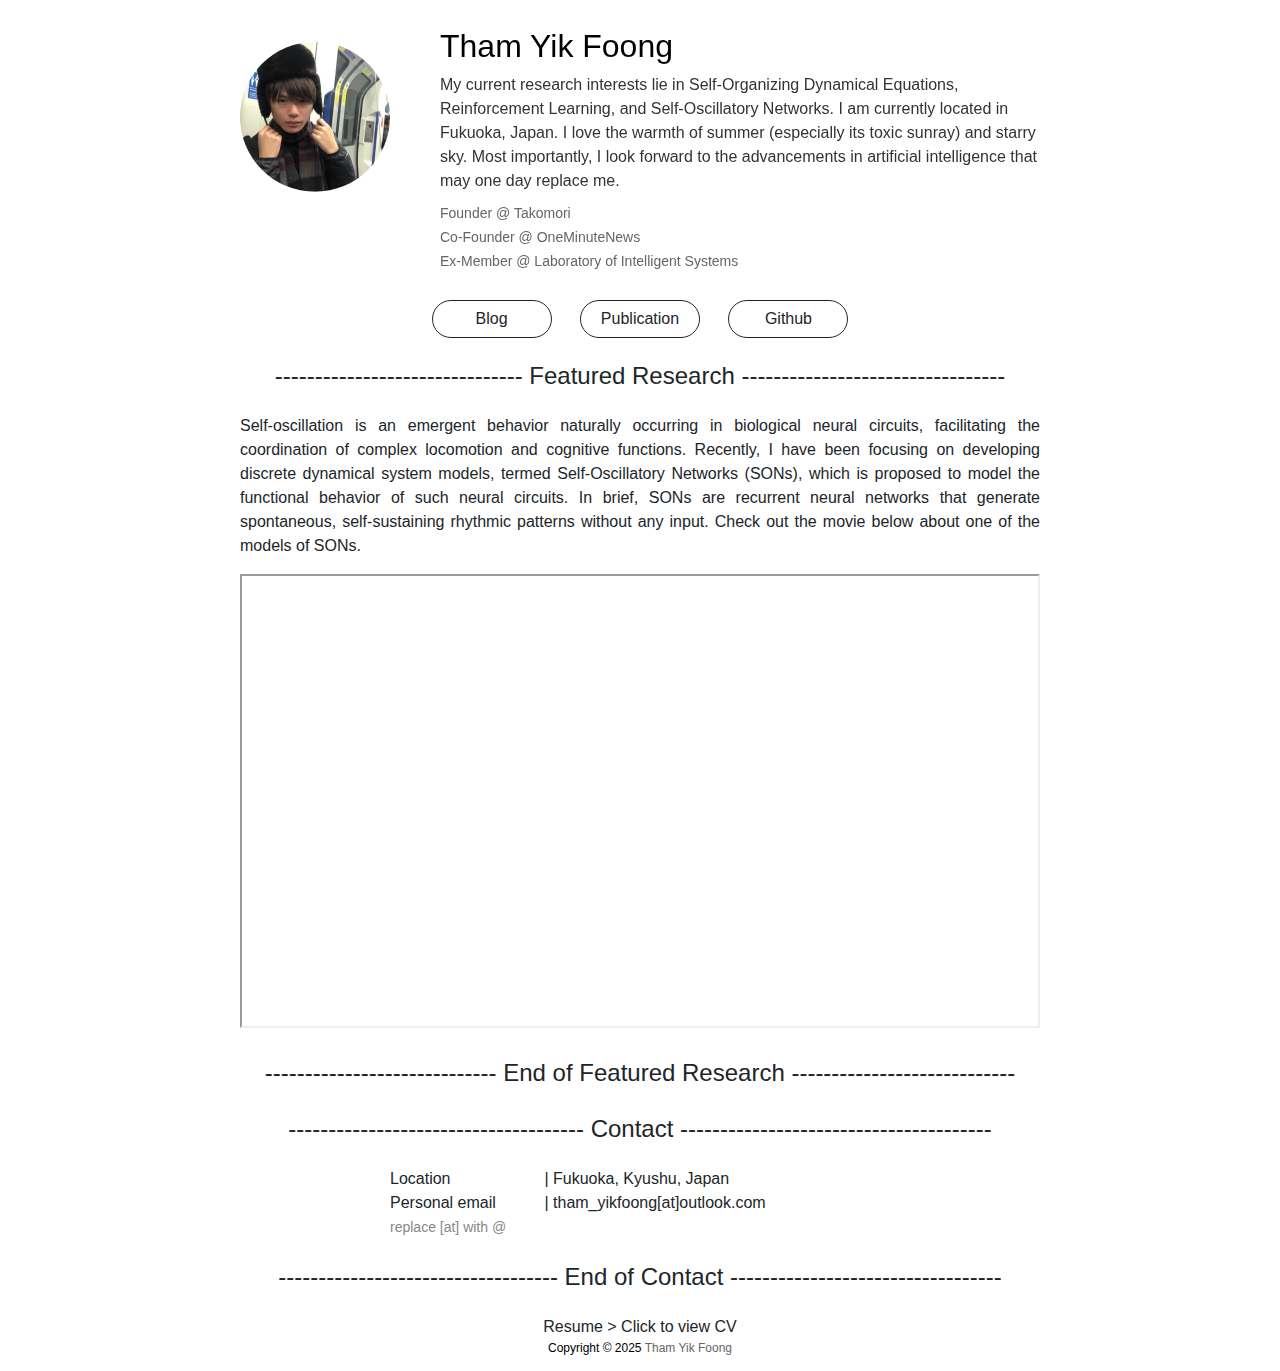
<file: index.html>
﻿ <!doctype html>
<html>
<head>

	<meta charset="utf-8">
	
	 <!-- Deisgned by
	
        
    88888888888 888                                  Y88b   d88P d8b 888           8888888888                                  
        888     888                                   Y88b d88P  Y8P 888           888                                         
        888     888                                    Y88o88P       888           888                                         
        888     88888b.   8888b.  88888b.d88b.          Y888P    888 888  888      8888888  .d88b.   .d88b.  88888b.   .d88b.  
        888     888 "88b     "88b 888 "888 "88b          888     888 888 .88P      888     d88""88b d88""88b 888 "88b d88P"88b 
        888     888  888 .d888888 888  888  888          888     888 888888K       888     888  888 888  888 888  888 888  888 
        888     888  888 888  888 888  888  888          888     888 888 "88b      888     Y88..88P Y88..88P 888  888 Y88b 888 
        888     888  888 "Y888888 888  888  888          888     888 888  888      888      "Y88P"   "Y88P"  888  888  "Y88888 
                                                                                                                           888 
                                                                                                                      Y8b d88P 
                                                                                                                       "Y88P"  

    # https://zfoong.github.io/

	-->
	
	<meta name="viewport" content="width=device-width, initial-scale=1">
	<meta name="description" content="A Github Profile Page">
	<meta name="keywords" content="Tham Yik Foong, Github, Webpage">
	<meta name="robots" content="index,follow">
	<meta name="author" content="Tham Yik Foong" />
	<title>Foong's Profile</title>
	
	<meta property="og:title" content="Foong's Profile" />
	<meta property="og:description" content="A Github Profile Page" />
	<meta property="og:type" content="article" />
	<meta property="og:site_name" content="Foong's Profile" />
	<meta property="og:image" content="graphic/type-icon.png" />
	
	<link rel="icon" type="image/png" href="graphic/favicon.ico" />
	<link rel="stylesheet" href="css/bootstrap.min.css" type="text/css">	
	<link rel="stylesheet" href="css/index.css" type="text/css">
	<script src="https://ajax.googleapis.com/ajax/libs/jquery/3.2.1/jquery.min.js"></script>
	<script src="https://maxcdn.bootstrapcdn.com/bootstrap/3.3.7/js/bootstrap.min.js"></script>
	
</head>
	
<body>
	<div id="wrapper">
		<section id="banner-section" class="container-fluid">
			<div class="banner-title">
				<img src="graphic/my-stupid-face.jpg">
                <div id="profile-summary">
                <h3>Tham Yik Foong</h3>
                <p>
				My current research interests lie in Self-Organizing Dynamical Equations, Reinforcement Learning, and Self-Oscillatory Networks. 
				I am currently located in Fukuoka, Japan. I love the warmth of summer (especially its toxic sunray) and starry sky. Most importantly, I look forward to the advancements in artificial intelligence that may one day replace me.
                </p>
                <span>
				Founder @ <a href="http://takomori.com">Takomori</a><br/>
				Co-Founder @ <a href="https://oneminutenews.org">OneMinuteNews</a><br/>
				Ex-Member @ <a href="http://lis.inf.kyushu-u.ac.jp/index.php">Laboratory of Intelligent Systems</a><br/>
                </span>
                </div>
			</div>
		</section>
				
		<section id="link-section" class="section">
			<a href="blog.html">Blog</a>
			<a href="https://scholar.google.com/citations?user=Q24NWS4AAAAJ">Publication</a>
			<a href="https://github.com/zfoong">Github</a>
		</section>
		
		<section class="section">
		<div class="section-divider">
			<span>------------------------------- Featured Research ---------------------------------</span>
		</div>
		
		
		<div id="featured-section">
			<p>
				Self-oscillation is an emergent behavior naturally occurring in biological neural circuits, facilitating the coordination of complex locomotion and cognitive functions. Recently, I have been focusing on developing discrete dynamical system models, termed Self-Oscillatory Networks (SONs), which is proposed to model the functional behavior of such neural circuits. In brief, SONs are recurrent neural networks that generate spontaneous, self-sustaining rhythmic patterns without any input. Check out the movie below about one of the models of SONs.
			</p>
			
			<iframe src="https://www.youtube.com/embed/Y46QJx1Fc0Q"></iframe>
		
		</div>
		
		
		
		<div class="section-divider">
			<span>----------------------------- End of Featured Research ----------------------------</span>
		</div>
		</section>
		
		<section id="contact-section" class="section">
		<div class="section-divider">
			<span>------------------------------------- Contact ---------------------------------------</span>
		</div>
		
		
		<div id="contact-section-content">
			<div>
				<span class="contact-medium">Location</span> | <span>Fukuoka, Kyushu, Japan</span>
			</div>
			<div>
				<span class="contact-medium">Personal email</span> | <span>tham_yikfoong[at]outlook.com</span>
			</div>
			<div>
				<span style="color:#888;font-size:14px;">replace [at] with @</span>
			</div>
		
		</div>
		
		
		
		<div class="section-divider">
			<span>----------------------------------- End of Contact ----------------------------------</span>
		</div>
		</section>
		
		<!--<section id="research-overview-section" class="section">
		<div class="section-divider">
			<span>-------------------------------- Research Overview --------------------------------</span>
		</div>
		
		<div class="section-divider">
			<span>----------------------------- End of Research Overview ----------------------------</span>
		</div>
		</section>-->
		
		<section id="cv-section" class="section">
			<span>Resume > </span>
			<span><a href="https://zfoong.github.io/inc/CV-Foong.pdf">Click to view CV</a></span>
		</section>
		<div id="footer">
			<p class="copyright-p">Copyright © 2025 <span style="color:#666;">Tham Yik Foong</span></p>
		</div>
	</div>
</body>

</html>
</file>
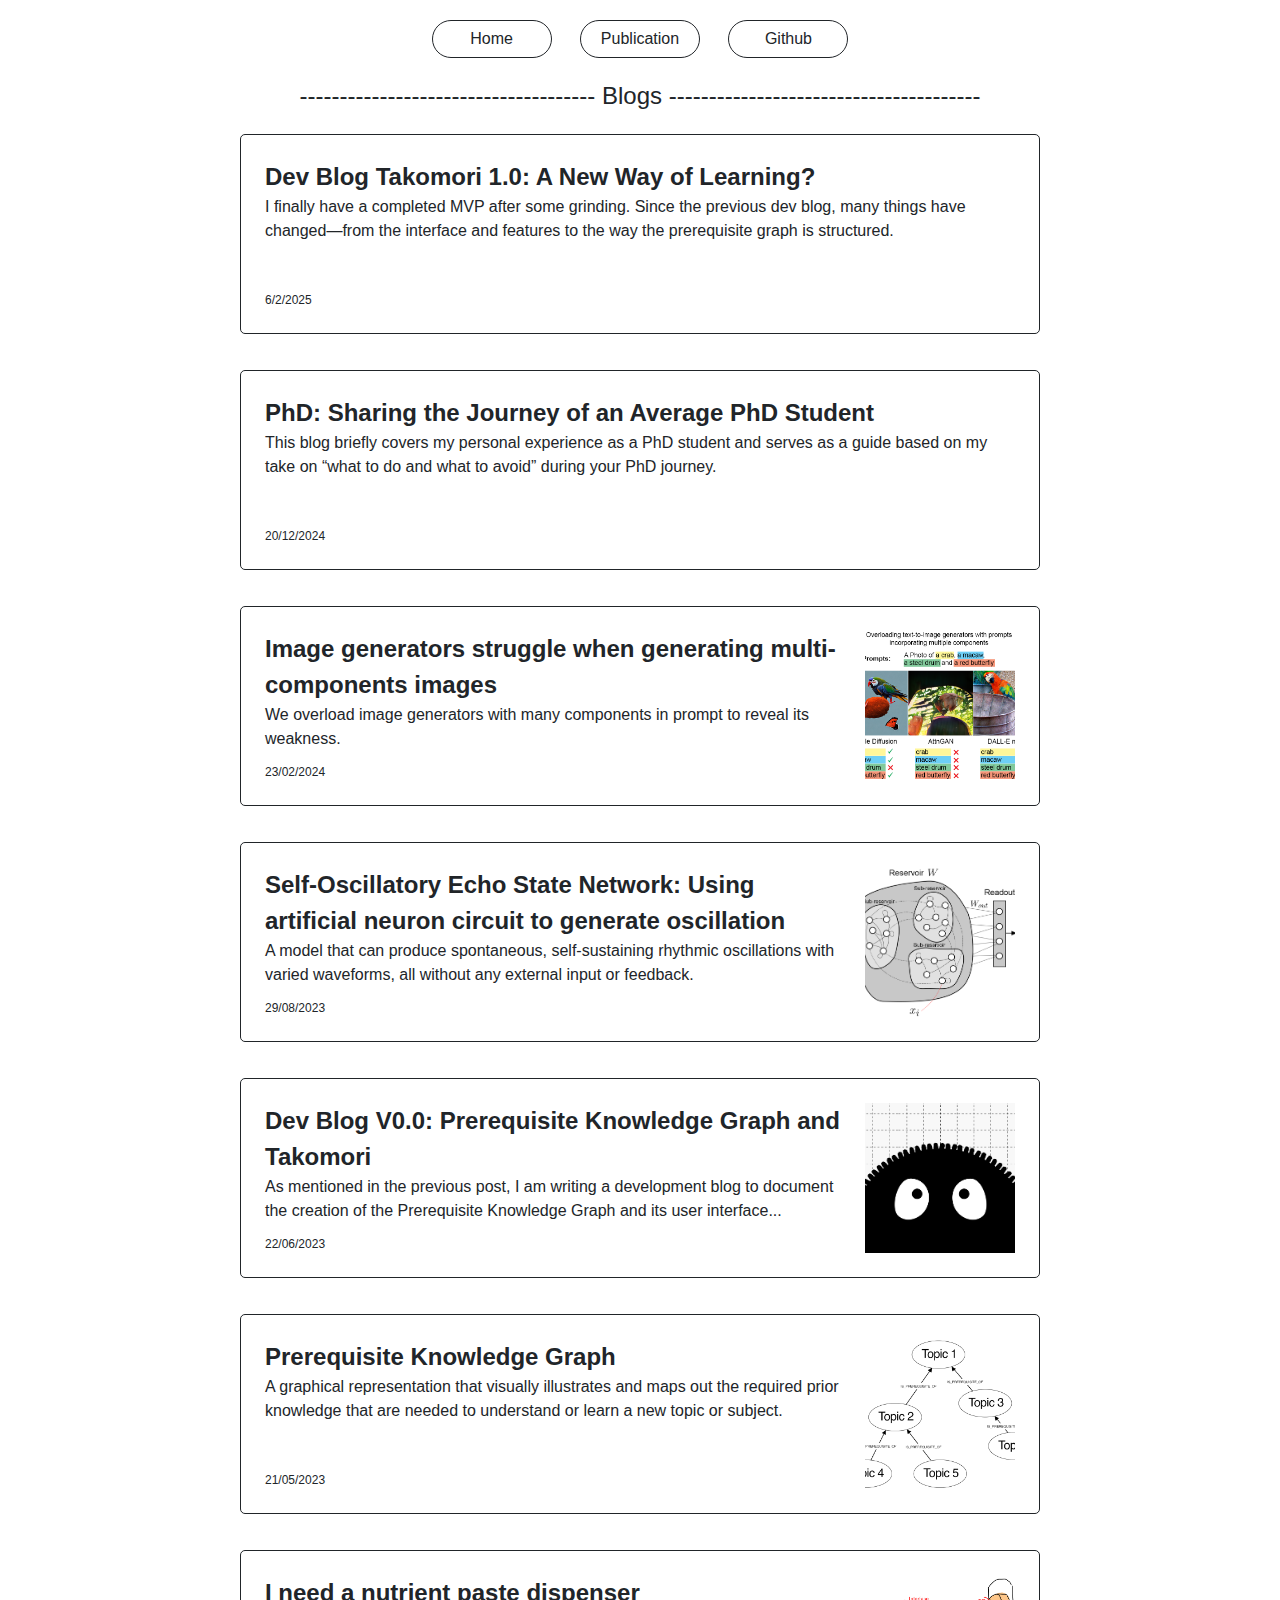
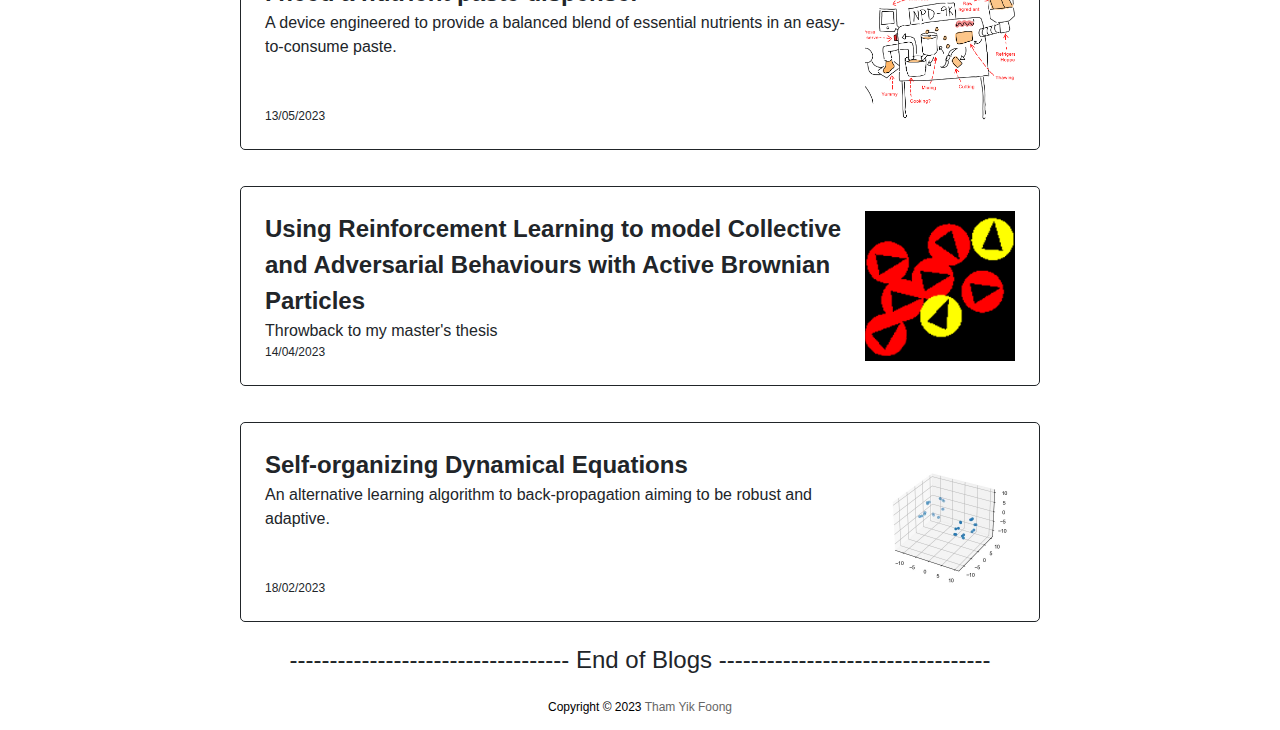
<file: blog.html>
﻿ <!doctype html>
<html>
<head>

	<meta charset="utf-8">
	
	 <!-- Deisgned by
	
        
    88888888888 888                                  Y88b   d88P d8b 888           8888888888                                  
        888     888                                   Y88b d88P  Y8P 888           888                                         
        888     888                                    Y88o88P       888           888                                         
        888     88888b.   8888b.  88888b.d88b.          Y888P    888 888  888      8888888  .d88b.   .d88b.  88888b.   .d88b.  
        888     888 "88b     "88b 888 "888 "88b          888     888 888 .88P      888     d88""88b d88""88b 888 "88b d88P"88b 
        888     888  888 .d888888 888  888  888          888     888 888888K       888     888  888 888  888 888  888 888  888 
        888     888  888 888  888 888  888  888          888     888 888 "88b      888     Y88..88P Y88..88P 888  888 Y88b 888 
        888     888  888 "Y888888 888  888  888          888     888 888  888      888      "Y88P"   "Y88P"  888  888  "Y88888 
                                                                                                                           888 
                                                                                                                      Y8b d88P 
                                                                                                                       "Y88P"  

    # https://zfoong.github.io/

	-->
	
	<meta name="viewport" content="width=device-width, initial-scale=1">
	<meta name="description" content="A Github Profile Page">
	<meta name="keywords" content="Tham Yik Foong, Github, Webpage">
	<meta name="robots" content="index,follow">
	<meta name="author" content="Tham Yik Foong" />
	<title>Foong's Profile</title>
	
	<meta property="og:title" content="Foong's Profile" />
	<meta property="og:description" content="A Github Profile Page" />
	<meta property="og:type" content="article" />
	<meta property="og:site_name" content="Foong's Profile" />
	<meta property="og:image" content="graphic/type-icon.png" />
	
	<link rel="icon" type="image/png" href="graphic/favicon.ico" />
	<link rel="stylesheet" href="css/bootstrap.min.css" type="text/css">	
	<link rel="stylesheet" href="css/index.css" type="text/css">
	<link rel="stylesheet" href="css/blog.css" type="text/css">
	<script src="https://ajax.googleapis.com/ajax/libs/jquery/3.2.1/jquery.min.js"></script>
	<script src="https://maxcdn.bootstrapcdn.com/bootstrap/3.3.7/js/bootstrap.min.js"></script>
	
</head>
	
<body>
	<div id="wrapper">
		
		<div class="section-divider"></div>
		
		<section id="link-section" class="section">
			<a href="index.html">Home</a>
			<a href="https://scholar.google.com/citations?user=Q24NWS4AAAAJ">Publication</a>
			<a href="https://github.com/zfoong">Github</a>
		</section>
		
		<section id="blog-section" class="section">
		<div class="section-divider">
			<span>------------------------------------- Blogs ---------------------------------------</span>
		</div>
		
		<div id="blog-post-list">
		
			<a href="blog/takomori-dev-1.html" class="blog-post">
				<div>
					<span class="blog-title">Dev Blog Takomori 1.0: A New Way of Learning?</span>
					<span class="blog-description">I finally have a completed MVP after some grinding. Since the previous dev blog, many things have changed—from the interface and features to the way the prerequisite graph is structured.</span>
					<span class="blog-date">6/2/2025</span>
				</div>
			</a>
		
			<a href="blog/phd-tips.html" class="blog-post">
				<div>
					<span class="blog-title">PhD: Sharing the Journey of an Average PhD Student</span>
					<span class="blog-description">This blog briefly covers my personal experience as a PhD student and serves as a guide based on my take on “what to do and what to avoid” during your PhD journey.</span>
					<span class="blog-date">20/12/2024</span>
				</div>
			</a>
		
			<a href="blog/CIS.html" class="blog-post">
				<div>
					<span class="blog-title">Image generators struggle when generating multi-components images</span>
					<span class="blog-description">We overload image generators with many components in prompt to reveal its weakness. </span>
					<span class="blog-date">23/02/2024</span>
				</div>
				<img src="graphic/blog-thumbnail/introduction.png"/>
			</a>
			
			<a href="blog/SO-ESN.html" class="blog-post">
				<div>
					<span class="blog-title">Self-Oscillatory Echo State Network: Using artificial neuron circuit to generate oscillation</span>
					<span class="blog-description">A model that can produce spontaneous, self-sustaining rhythmic oscillations with varied waveforms, all without any external input or feedback. </span>
					<span class="blog-date">29/08/2023</span>
				</div>
				<img src="graphic/blog-thumbnail/SO-ESN.png"/>
			</a>
		
			<a href="blog/takomori-dev-0.html" class="blog-post">
				<div>
					<span class="blog-title">Dev Blog V0.0: Prerequisite Knowledge Graph and Takomori</span>
					<span class="blog-description">As mentioned in the previous post, I am writing a development blog to document the creation of the Prerequisite Knowledge Graph and its user interface...</span>
					<span class="blog-date">22/06/2023</span>
				</div>
				<img src="graphic/blog-thumbnail/logo_square.png"/>
			</a>
			
			<a href="blog/prerequisite-knowledge-graph.html" class="blog-post">
				<div>
					<span class="blog-title">Prerequisite Knowledge Graph</span>
					<span class="blog-description">A graphical representation that visually illustrates and maps out the required prior knowledge that are needed to understand or learn a new topic or subject.</span>
					<span class="blog-date">21/05/2023</span>
				</div>
				<img src="graphic/blog-thumbnail/png.png"/>
			</a>
		
			<a href="blog/nutrient-paste-dispenser.html" class="blog-post">
				<div>
					<span class="blog-title">I need a nutrient paste dispenser</span>
					<span class="blog-description">A device engineered to provide a balanced blend of essential nutrients in an easy-to-consume paste.</span>
					<span class="blog-date">13/05/2023</span>
				</div>
				<img src="graphic/blog-thumbnail/NPD9K.png"/>
			</a>
		
			<a href="blog/collective-x-adversarial-ams.html" class="blog-post">
				<div>
					<span class="blog-title">Using Reinforcement Learning to model Collective and Adversarial Behaviours with Active Brownian Particles</span>
					<span class="blog-description">Throwback to my master's thesis</span>
					<span class="blog-date">14/04/2023</span>
				</div>
				<img src="graphic/blog-thumbnail/tmb.PNG"/>
			</a>
			
			<a href="blog/sode.html" class="blog-post">
				<div>
					<span class="blog-title">Self-organizing Dynamical Equations</span>
					<span class="blog-description">An alternative learning algorithm to back-propagation aiming to be robust and adaptive.</span>
					<span class="blog-date">18/02/2023</span>
				</div>
				<img src="graphic/blog-thumbnail/sode.jpg"/>
			</a>
			

			
			<!-- <a href="" class="blog-post">
				<div>
					<span class="blog-title">Self-organizing Dynamical Equations</span>
					<span class="blog-description">An alternative learning algorithm to back-propagation aiming to be robust and adaptive.</span>
					<span class="blog-date">18/02/2023</span>
				</div>
				<img src="graphic/blog-thumbnail/sode.jpg"/>
			</a> -->
		
		</div>
		
		<div class="section-divider">
			<span>----------------------------------- End of Blogs ----------------------------------</span>
		</div>
		</section>

		<div id="footer">
			<p class="copyright-p">Copyright © 2023 <span style="color:#666;">Tham Yik Foong</span></p>
		</div>
	</div>
</body>

</html>
</file>
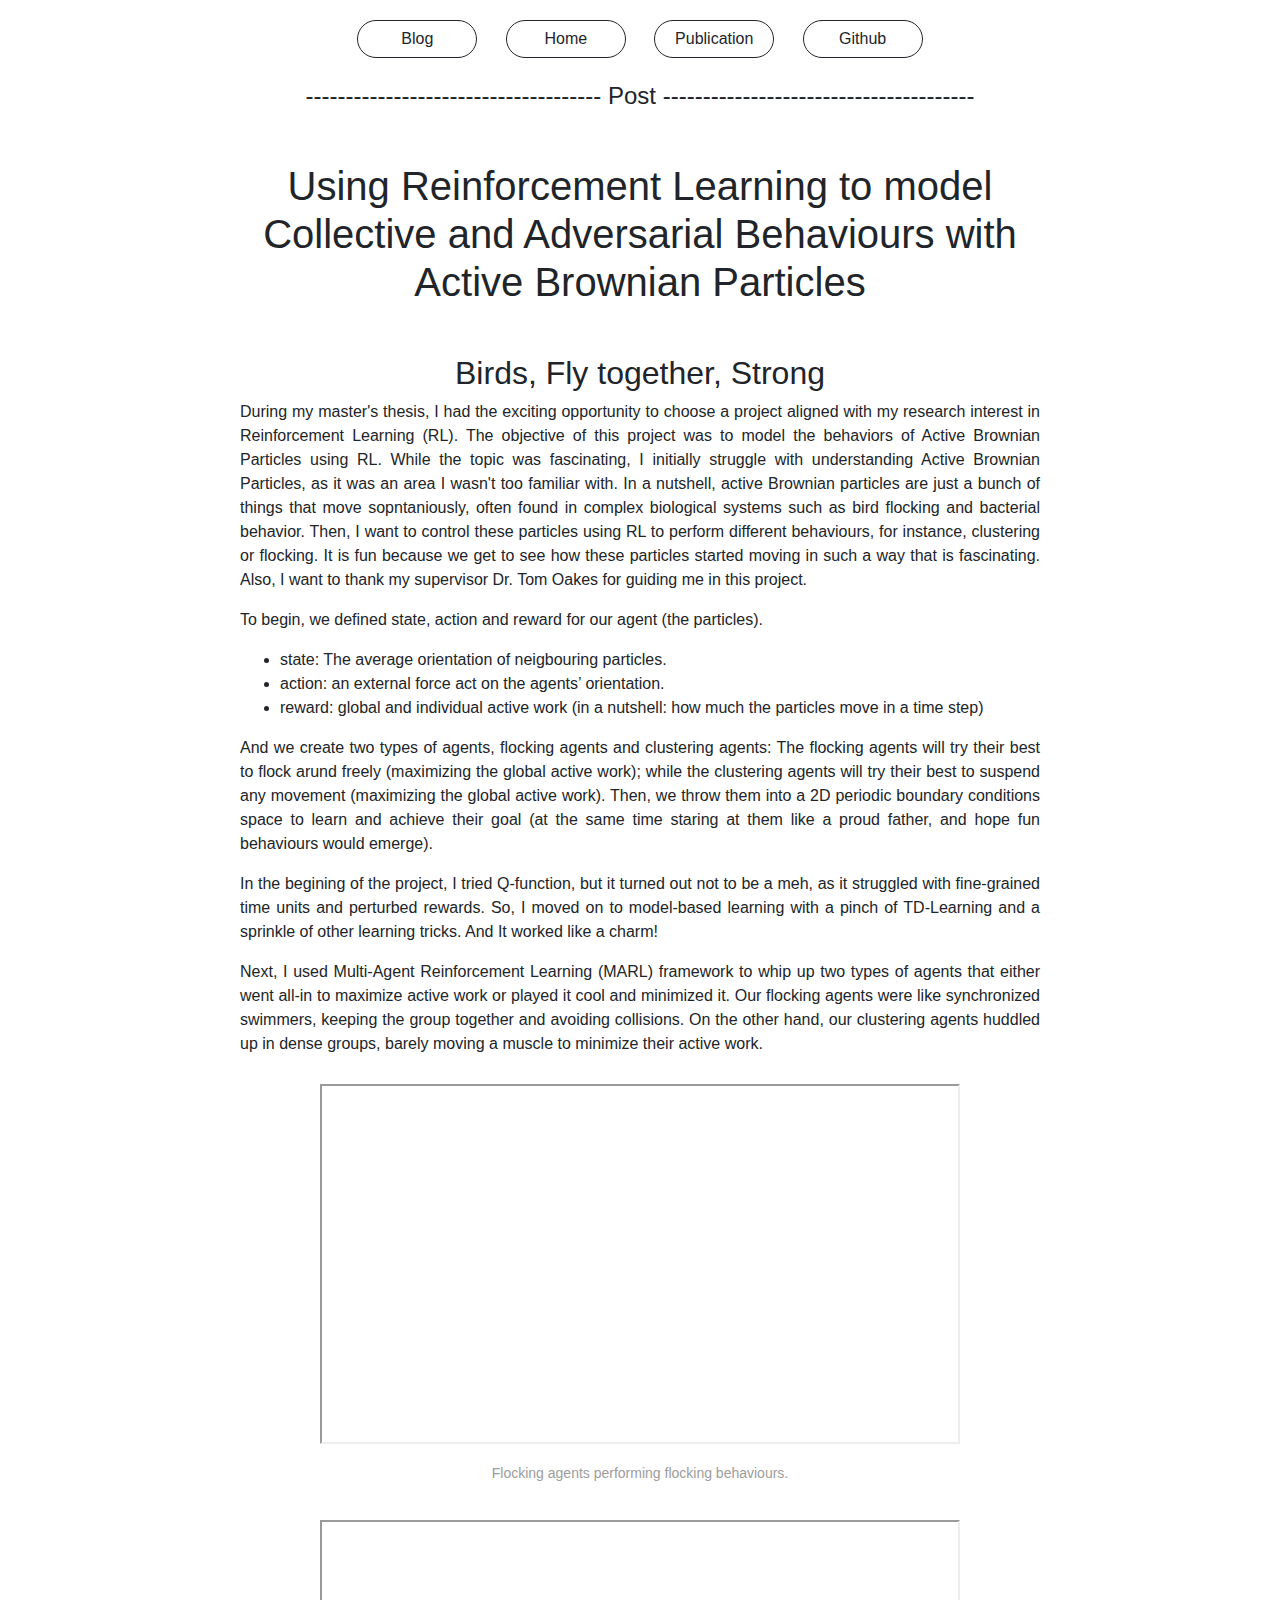
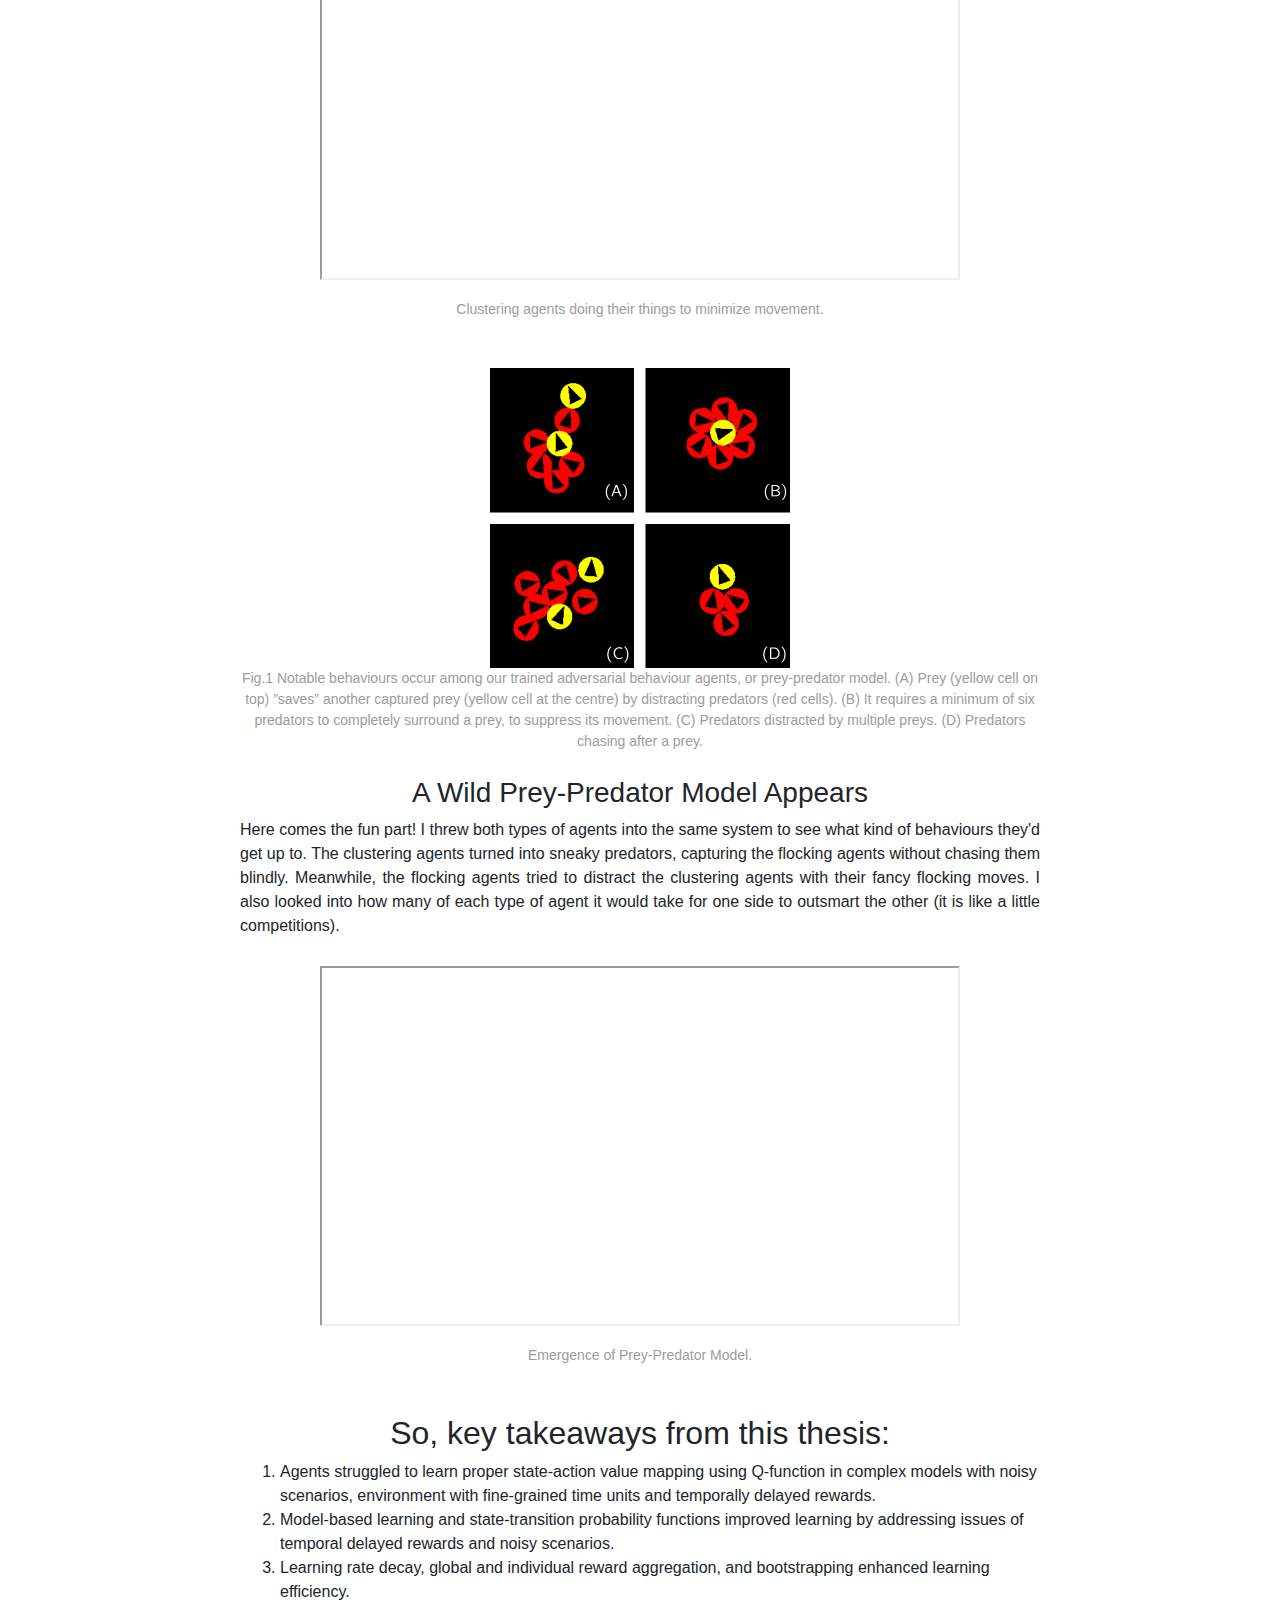
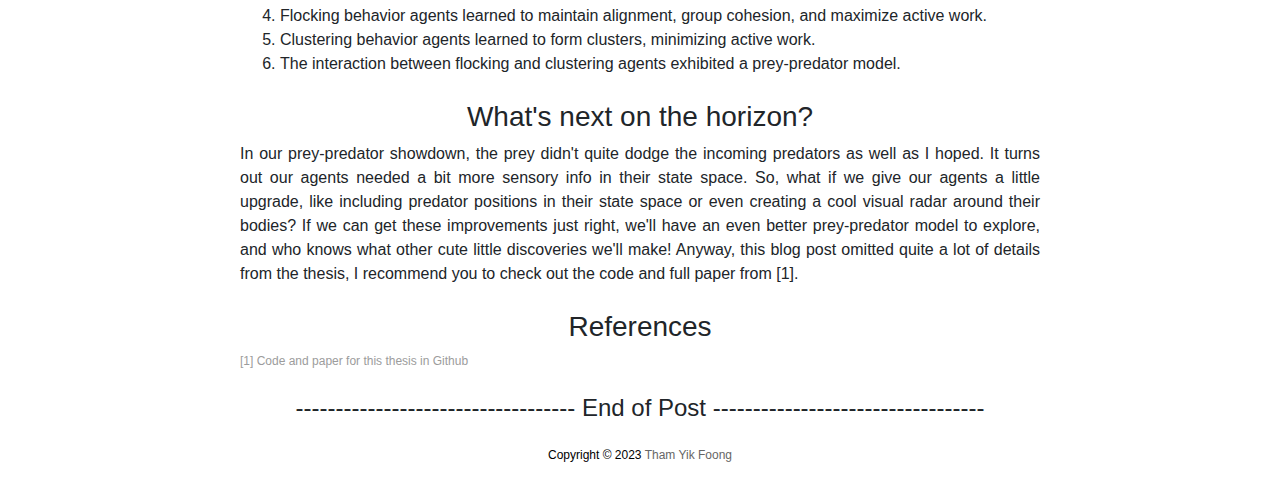
<file: blog/collective-x-adversarial-ams.html>
<!doctype html>
<html>
<head>

	<meta charset="utf-8">
	
	 <!-- Deisgned by
	
        
    88888888888 888                                  Y88b   d88P d8b 888           8888888888                                  
        888     888                                   Y88b d88P  Y8P 888           888                                         
        888     888                                    Y88o88P       888           888                                         
        888     88888b.   8888b.  88888b.d88b.          Y888P    888 888  888      8888888  .d88b.   .d88b.  88888b.   .d88b.  
        888     888 "88b     "88b 888 "888 "88b          888     888 888 .88P      888     d88""88b d88""88b 888 "88b d88P"88b 
        888     888  888 .d888888 888  888  888          888     888 888888K       888     888  888 888  888 888  888 888  888 
        888     888  888 888  888 888  888  888          888     888 888 "88b      888     Y88..88P Y88..88P 888  888 Y88b 888 
        888     888  888 "Y888888 888  888  888          888     888 888  888      888      "Y88P"   "Y88P"  888  888  "Y88888 
                                                                                                                           888 
                                                                                                                      Y8b d88P 
                                                                                                                       "Y88P"  

    # https://zfoong.github.io/

	-->
	
	<meta name="viewport" content="width=device-width, initial-scale=1">
	<meta name="description" content="A Github Profile Page">
	<meta name="keywords" content="Tham Yik Foong, Github, Webpage">
	<meta name="robots" content="index,follow">
	<meta name="author" content="Tham Yik Foong" />
	<title>Foong's Profile</title>
	
	<meta property="og:title" content="Foong's Profile" />
	<meta property="og:description" content="A Github Profile Page" />
	<meta property="og:type" content="article" />
	<meta property="og:site_name" content="Foong's Profile" />
	<meta property="og:image" content="graphic/type-icon.png" />
	
	<link rel="icon" type="../image/png" href="graphic/favicon.ico" />
	<link rel="stylesheet" href="../css/bootstrap.min.css" type="text/css">	
	<link rel="stylesheet" href="../css/index.css" type="text/css">
	<link rel="stylesheet" href="../css/post.css" type="text/css">
	<script src="https://ajax.googleapis.com/ajax/libs/jquery/3.2.1/jquery.min.js"></script>
	<script src="https://maxcdn.bootstrapcdn.com/bootstrap/3.3.7/js/bootstrap.min.js"></script>
	
</head>
	
<body>
	<div id="wrapper">
		
		<div class="section-divider"></div>
		
		<section id="link-section" class="section">
			<a href="../blog.html">Blog</a>
			<a href="../index.html">Home</a>
			<a href="https://scholar.google.com/citations?user=Q24NWS4AAAAJ">Publication</a>
			<a href="https://github.com/zfoong">Github</a>
		</section>
		
		<section id="post-section" class="section">
		<div class="section-divider">
			<span>------------------------------------- Post ---------------------------------------</span>
		</div>
		
		<div id="blog-post">
		
		<h1 id=post-title>Using Reinforcement Learning to model Collective and Adversarial Behaviours with Active Brownian Particles</h1>
		
		<h2>Birds, Fly together, Strong</h2>

		<p>
		During my master's thesis, I had the exciting opportunity to choose a project aligned with my research interest in Reinforcement Learning (RL). The objective of this project was to model the behaviors of Active Brownian Particles using RL. While the topic was fascinating, I initially struggle with understanding Active Brownian Particles, as it was an area I wasn't too familiar with. In a nutshell, active Brownian particles are just a bunch of things that move sopntaniously, often found in complex biological systems such as bird flocking and bacterial behavior. Then, I want to control these particles using RL to perform different behaviours, for instance, clustering or flocking. It is fun because we get to see how these particles started moving in such a way that is fascinating. Also, I want to thank my supervisor Dr. Tom Oakes for guiding me in this project.
		</p>

		<p>
		To begin, we defined state, action and reward for our agent (the particles). 
		</p>
		
		<ul>
		<li>
		state: The average orientation of neigbouring particles.
		</li>
		<li>
		action: an external force act on the agents’ orientation.
		</li>
		<li>
		reward: global and individual active work (in a nutshell: how much the particles move in a time step)
		</li>
		</ul>
		
		<p>
		And we create two types of agents, flocking agents and clustering agents: The flocking agents will try their best to flock arund freely (maximizing the global active work); while the clustering agents will try their best to suspend any movement (maximizing the global active work). Then, we throw them into a 2D periodic boundary conditions space to learn and achieve their goal (at the same time staring at them like a proud father, and hope fun behaviours would emerge).
		</p>
		
		<p>
		In the begining of the project, I tried Q-function, but it turned out not to be a meh, as it struggled with fine-grained time units and perturbed rewards. So, I moved on to model-based learning with a pinch of TD-Learning and a sprinkle of other learning tricks. And It worked like a charm!
		</p>
		
		<p>
		Next, I used Multi-Agent Reinforcement Learning (MARL) framework to whip up two types of agents that either went all-in to maximize active work or played it cool and minimized it. Our flocking agents were like synchronized swimmers, keeping the group together and avoiding collisions. On the other hand, our clustering agents huddled up in dense groups, barely moving a muscle to minimize their active work.
		</p>
		
		<iframe src="https://www.youtube.com/embed/BNb_26w3kms"></iframe>
		<span class="caption">Flocking agents performing flocking behaviours.</span>
		
		<iframe src="https://www.youtube.com/embed/Ev_tFwF0gh4"></iframe>
		<span class="caption">Clustering agents doing their things to minimize movement.</span>
		
		<img alt="Prey-predator model" src="inc/collective-x-adversarial-ams/ssd.png" width="300"/>
		<span class="caption">Fig.1 Notable behaviours occur among our trained adversarial behaviour agents, or prey-predator model. (A) Prey (yellow cell on top) ”saves” another captured prey (yellow cell at the centre) by distracting predators (red cells). (B) It requires a minimum of six predators to completely surround a prey, to suppress its movement. (C) Predators distracted by multiple preys. (D) Predators chasing after a prey.</span>

		
		<h3>A Wild Prey-Predator Model Appears</h3>
		
		<p>
		Here comes the fun part! I threw both types of agents into the same system to see what kind of behaviours they'd get up to. The clustering agents turned into sneaky predators, capturing the flocking agents without chasing them blindly. Meanwhile, the flocking agents tried to distract the clustering agents with their fancy flocking moves. I also looked into how many of each type of agent it would take for one side to outsmart the other (it is like a little competitions). 
		</p>
		
		<iframe src="https://www.youtube.com/embed/w1pmQvY8cQU"></iframe>
		<span class="caption">Emergence of Prey-Predator Model.</span>
		
		
		<h2>So, key takeaways from this thesis:</h2>
		<ol>
		<li>Agents struggled to learn proper state-action value mapping using Q-function in complex models with noisy scenarios, environment with fine-grained time units and temporally delayed rewards.</li>
		<li>Model-based learning and state-transition probability functions improved learning by addressing issues of temporal delayed rewards and noisy scenarios.</li>
		<li>Learning rate decay, global and individual reward aggregation, and bootstrapping enhanced learning efficiency.</li>
		<li>Flocking behavior agents learned to maintain alignment, group cohesion, and maximize active work.</li>
		<li>Clustering behavior agents learned to form clusters, minimizing active work.</li>
		<li>The interaction between flocking and clustering agents exhibited a prey-predator model.</li>
		</ol>

		<h3>What's next on the horizon?</h3>

		<p>
		In our prey-predator showdown, the prey didn't quite dodge the incoming predators as well as I hoped. It turns out our agents needed a bit more sensory info in their state space. So, what if we give our agents a little upgrade, like including predator positions in their state space or even creating a cool visual radar around their bodies? If we can get these improvements just right, we'll have an even better prey-predator model to explore, and who knows what other cute little discoveries we'll make! Anyway, this blog post omitted quite a lot of details from the thesis, I recommend you to check out the code and full paper from [1].
		</p>


		<h3>References</h3>
		<div id="reference-section">
			<span><a href="https://github.com/zfoong/collective-x-adversarial-ams">[1] Code and paper for this thesis in Github</a></span>
		</div>
		
		</div>
		
		
		
		<div class="section-divider">
			<span>----------------------------------- End of Post ----------------------------------</span>
		</div>
		</section>

		<div id="footer">
			<p class="copyright-p">Copyright © 2023 <span style="color:#666;">Tham Yik Foong</span></p>
		</div>
	</div>
</body>

</html>
</file>
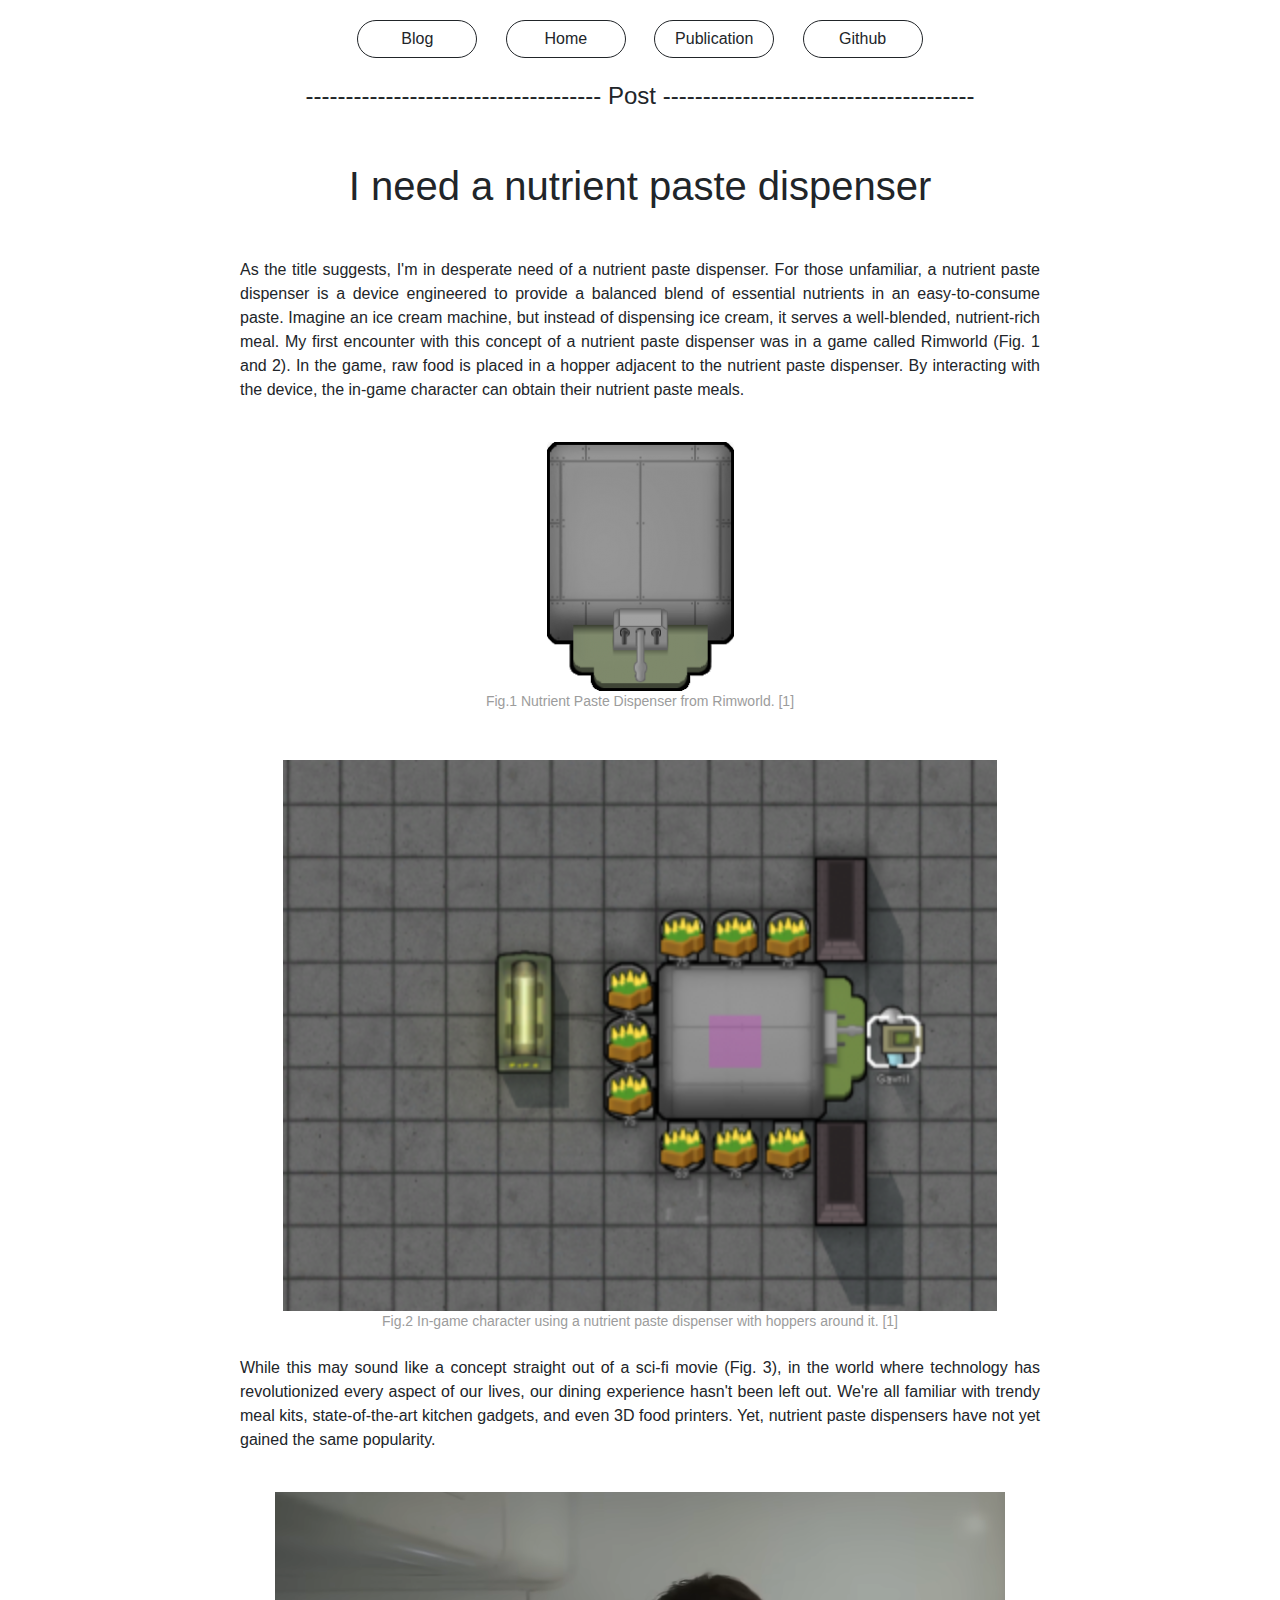
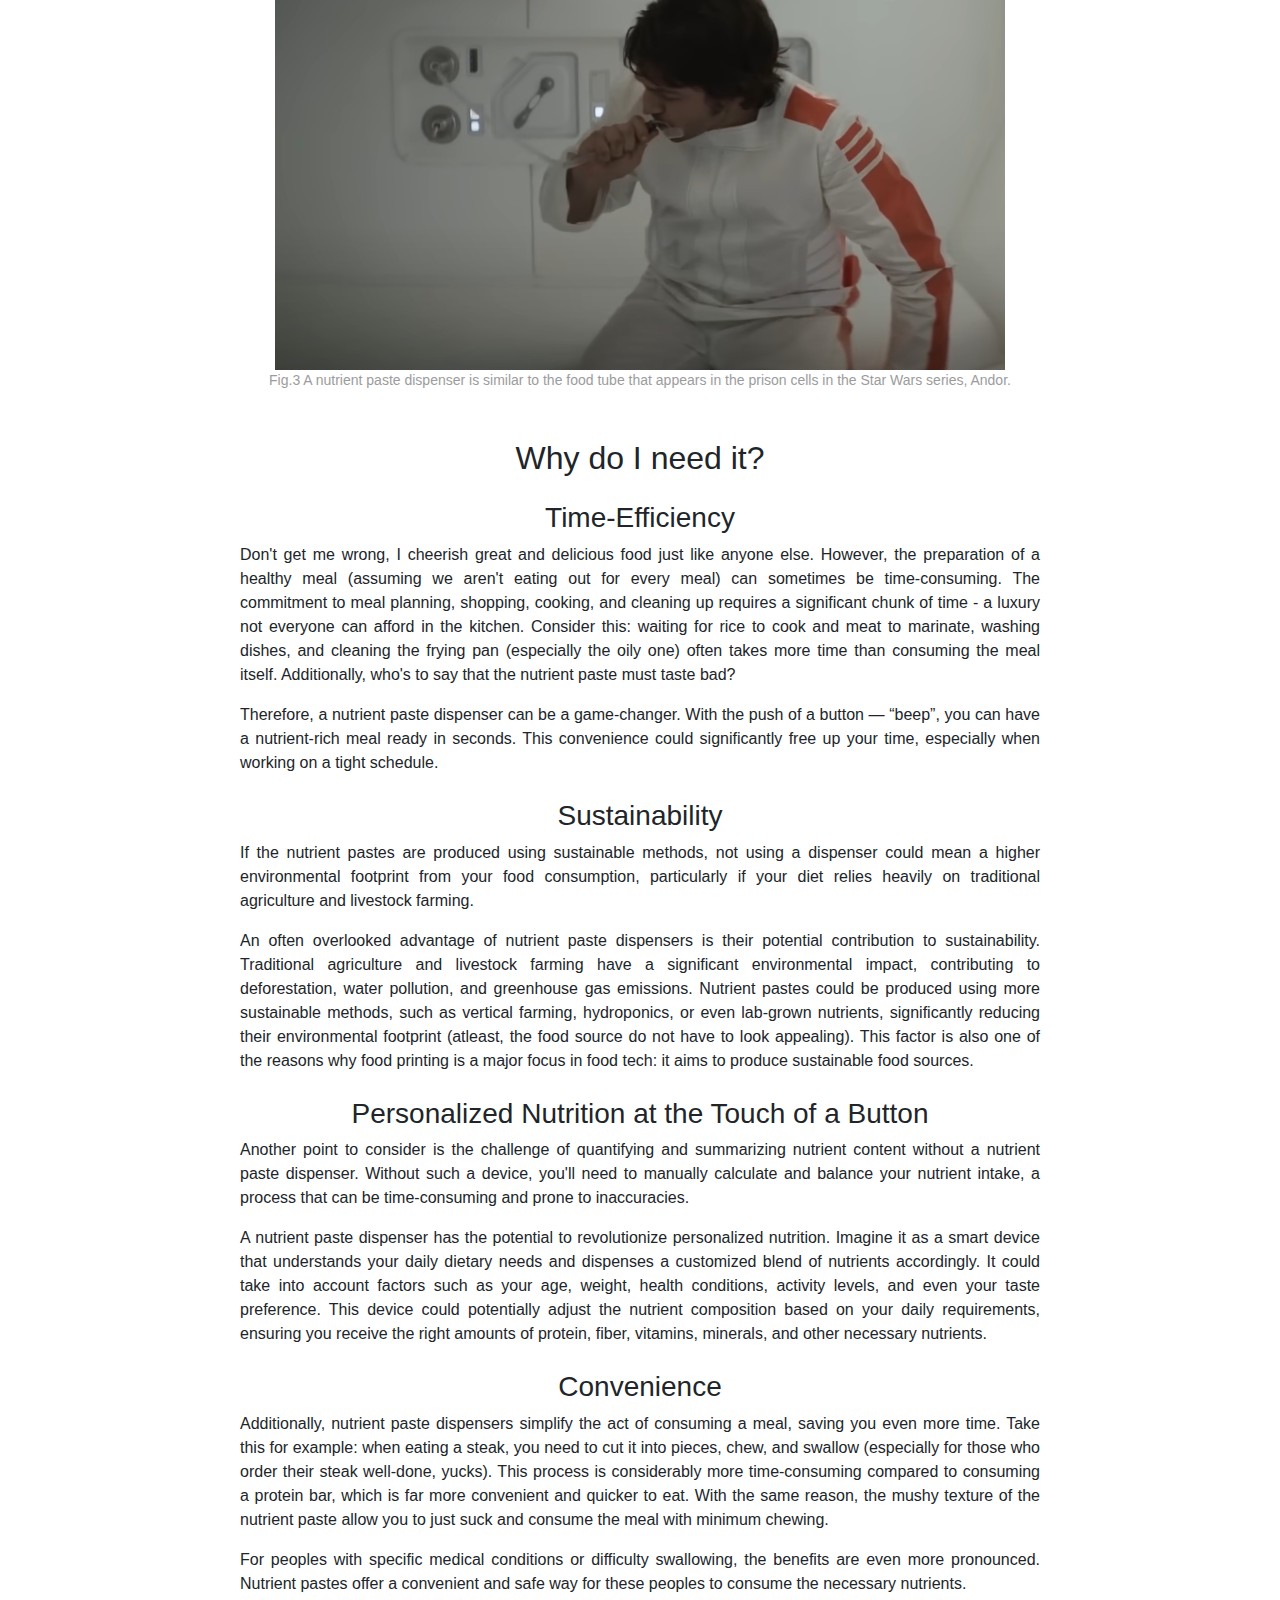
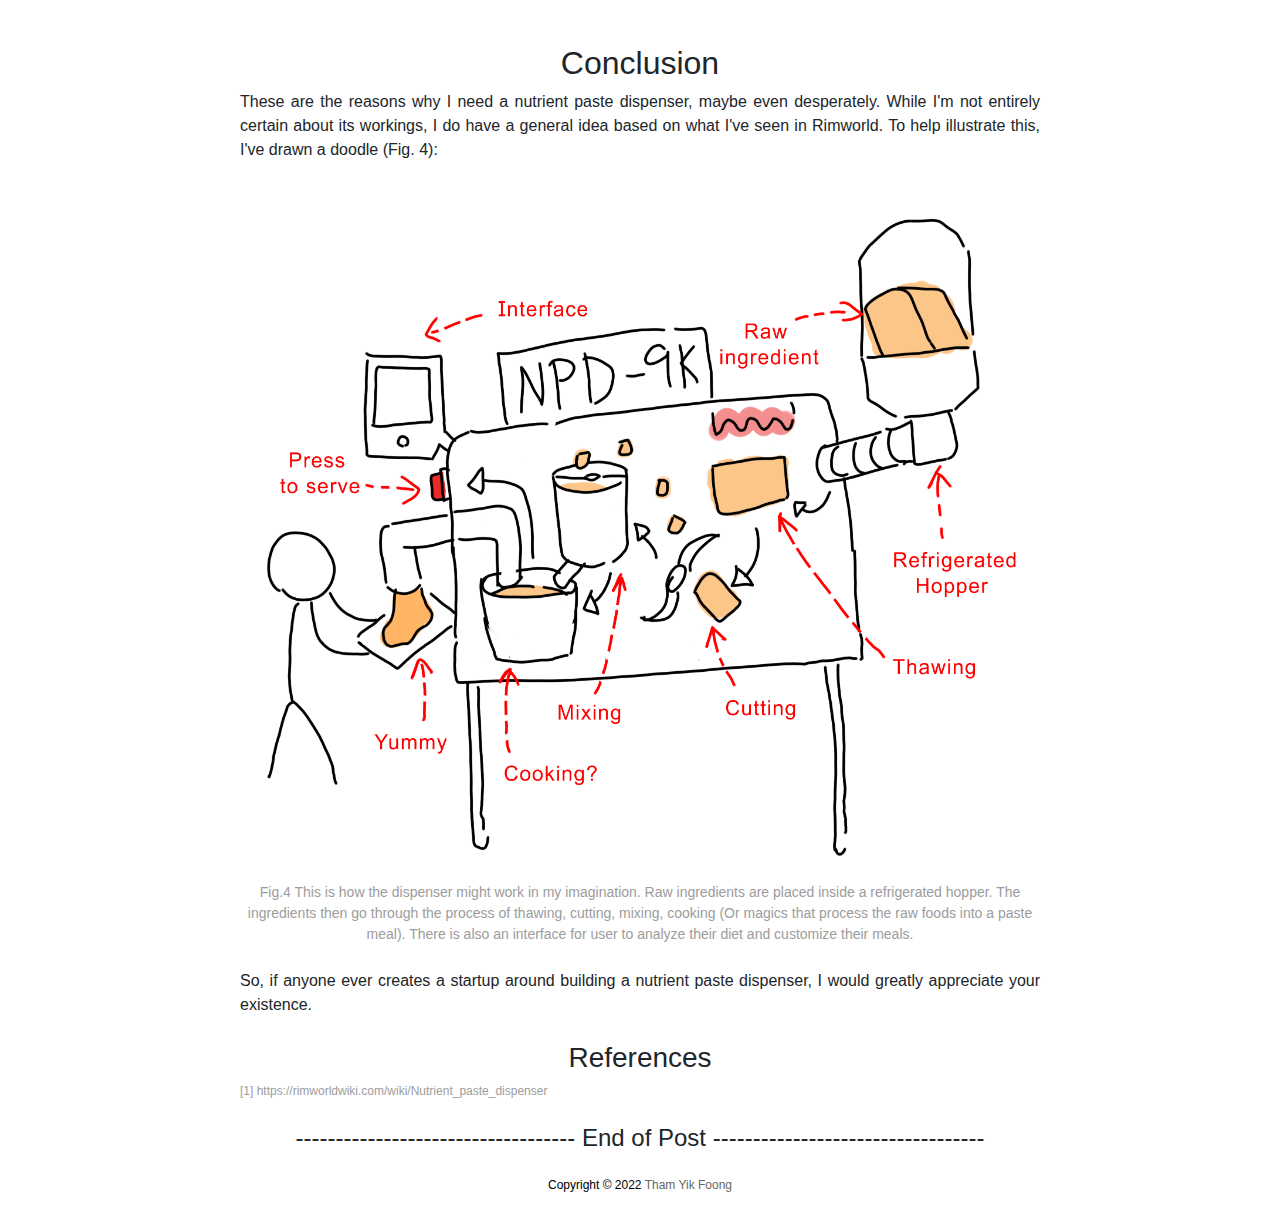
<file: blog/nutrient-paste-dispenser.html>
<!doctype html>
<html>
<head>

	<meta charset="utf-8">
	
	 <!-- Deisgned by
	
        
    88888888888 888                                  Y88b   d88P d8b 888           8888888888                                  
        888     888                                   Y88b d88P  Y8P 888           888                                         
        888     888                                    Y88o88P       888           888                                         
        888     88888b.   8888b.  88888b.d88b.          Y888P    888 888  888      8888888  .d88b.   .d88b.  88888b.   .d88b.  
        888     888 "88b     "88b 888 "888 "88b          888     888 888 .88P      888     d88""88b d88""88b 888 "88b d88P"88b 
        888     888  888 .d888888 888  888  888          888     888 888888K       888     888  888 888  888 888  888 888  888 
        888     888  888 888  888 888  888  888          888     888 888 "88b      888     Y88..88P Y88..88P 888  888 Y88b 888 
        888     888  888 "Y888888 888  888  888          888     888 888  888      888      "Y88P"   "Y88P"  888  888  "Y88888 
                                                                                                                           888 
                                                                                                                      Y8b d88P 
                                                                                                                       "Y88P"  

    # https://zfoong.github.io/

	-->
	
	<meta name="viewport" content="width=device-width, initial-scale=1">
	<meta name="description" content="A Github Profile Page">
	<meta name="keywords" content="Tham Yik Foong, Github, Webpage">
	<meta name="robots" content="index,follow">
	<meta name="author" content="Tham Yik Foong" />
	<title>Foong's Profile</title>
	
	<meta property="og:title" content="Foong's Profile" />
	<meta property="og:description" content="A Github Profile Page" />
	<meta property="og:type" content="article" />
	<meta property="og:site_name" content="Foong's Profile" />
	<meta property="og:image" content="graphic/type-icon.png" />
	
	<link rel="icon" type="../image/png" href="graphic/favicon.ico" />
	<link rel="stylesheet" href="../css/bootstrap.min.css" type="text/css">	
	<link rel="stylesheet" href="../css/index.css" type="text/css">
	<link rel="stylesheet" href="../css/post.css" type="text/css">
	<script src="https://ajax.googleapis.com/ajax/libs/jquery/3.2.1/jquery.min.js"></script>
	<script src="https://maxcdn.bootstrapcdn.com/bootstrap/3.3.7/js/bootstrap.min.js"></script>
	
</head>
	
<body>
	<div id="wrapper">
		
		<div class="section-divider"></div>
		
		<section id="link-section" class="section">
			<a href="../blog.html">Blog</a>
			<a href="../index.html">Home</a>
			<a href="https://scholar.google.com/citations?user=Q24NWS4AAAAJ">Publication</a>
			<a href="https://github.com/zfoong">Github</a>
		</section>
		
		<section id="post-section" class="section">
		<div class="section-divider">
			<span>------------------------------------- Post ---------------------------------------</span>
		</div>
		
		<div id="blog-post">
		
		<h1 id=post-title>I need a nutrient paste dispenser</h1>

		<p>
		As the title suggests, I'm in desperate need of a nutrient paste dispenser. For those unfamiliar, a nutrient paste dispenser is a device engineered to provide a balanced blend of essential nutrients in an easy-to-consume paste. Imagine an ice cream machine, but instead of dispensing ice cream, it serves a well-blended, nutrient-rich meal. My first encounter with this concept of a nutrient paste dispenser was in a game called Rimworld (Fig. 1 and 2). In the game, raw food is placed in a hopper adjacent to the nutrient paste dispenser. By interacting with the device, the in-game character can obtain their nutrient paste meals. 
		</p>		
		
		<img alt="Nutrient Paste Dispenser from Rimworld" src="inc/nutrient_paste_dispenser/npd_1.png"/>
		<span class="caption">Fig.1 Nutrient Paste Dispenser from Rimworld. [1]</span>
		
		<img alt="Nutrient Paste Dispenser from Rimworld" src="inc/nutrient_paste_dispenser/npd_2.png"/>
		<span class="caption">Fig.2 In-game character using a nutrient paste dispenser with hoppers around it. [1]</span>
		
		<p>While this may sound like a concept straight out of a sci-fi movie (Fig. 3), in the world where technology has revolutionized every aspect of our lives, our dining experience hasn't been left out. We're all familiar with trendy meal kits, state-of-the-art kitchen gadgets, and even 3D food printers. Yet, nutrient paste dispensers have not yet gained the same popularity.</p>
		
		<img alt="Food tube from Andor" src="inc/nutrient_paste_dispenser/andor.png"/>
		<span class="caption">Fig.3 A nutrient paste dispenser is similar to the food tube that appears in the prison cells in the Star Wars series, Andor.</span>

		<h2>Why do I need it?</h2>
		
		<h3>Time-Efficiency</h3>
		
		<p>
		Don't get me wrong, I cheerish great and delicious food just like anyone else. However, the preparation of a healthy meal (assuming we aren't eating out for every meal) can sometimes be time-consuming. The commitment to meal planning, shopping, cooking, and cleaning up requires a significant chunk of time - a luxury not everyone can afford in the kitchen. Consider this: waiting for rice to cook and meat to marinate, washing dishes, and cleaning the frying pan (especially the oily one) often takes more time than consuming the meal itself. Additionally, who's to say that the nutrient paste must taste bad?
		</p>
		
		<p>
		Therefore, a nutrient paste dispenser can be a game-changer. With the push of a button — “beep”, you can have a nutrient-rich meal ready in seconds. This convenience could significantly free up your time, especially when working on a tight schedule.
		</p>
		
		<h3>Sustainability</h3>
		
		<p>
		If the nutrient pastes are produced using sustainable methods, not using a dispenser could mean a higher environmental footprint from your food consumption, particularly if your diet relies heavily on traditional agriculture and livestock farming.
		</p>
		
		<p>
		An often overlooked advantage of nutrient paste dispensers is their potential contribution to sustainability. Traditional agriculture and livestock farming have a significant environmental impact, contributing to deforestation, water pollution, and greenhouse gas emissions. Nutrient pastes could be produced using more sustainable methods, such as vertical farming, hydroponics, or even lab-grown nutrients, significantly reducing their environmental footprint (atleast, the food source do not have to look appealing). This factor is also one of the reasons why food printing is a major focus in food tech: it aims to produce sustainable food sources.
		</p>
		
		<h3>Personalized Nutrition at the Touch of a Button</h3>
		
		<p>
		Another point to consider is the challenge of quantifying and summarizing nutrient content without a nutrient paste dispenser. Without such a device, you'll need to manually calculate and balance your nutrient intake, a process that can be time-consuming and prone to inaccuracies.
		</p>
		
		<p>
		A nutrient paste dispenser has the potential to revolutionize personalized nutrition. Imagine it as a smart device that understands your daily dietary needs and dispenses a customized blend of nutrients accordingly. It could take into account factors such as your age, weight, health conditions, activity levels, and even your taste preference. This device could potentially adjust the nutrient composition based on your daily requirements, ensuring you receive the right amounts of protein, fiber, vitamins, minerals, and other necessary nutrients.
		</p>

		<h3>Convenience</h3>
		
		<p>
		Additionally, nutrient paste dispensers simplify the act of consuming a meal, saving you even more time. Take this for example: when eating a steak, you need to cut it into pieces, chew, and swallow (especially for those who order their steak well-done, yucks). This process is considerably more time-consuming compared to consuming a protein bar, which is far more convenient and quicker to eat. With the same reason, the mushy texture of the nutrient paste allow you to just suck and consume the meal with minimum chewing.
		</p>
		
		<p>
		For peoples with specific medical conditions or difficulty swallowing, the benefits are even more pronounced. Nutrient pastes offer a convenient and safe way for these peoples to consume the necessary nutrients.
		</p>
		
		<h2>Conclusion</h2>
		
		<p>
		These are the reasons why I need a nutrient paste dispenser, maybe even desperately. While I'm not entirely certain about its workings, I do have a general idea based on what I've seen in Rimworld. To help illustrate this, I've drawn a doodle (Fig. 4):
		</p>
		
		<img alt="Workings of nutrient paste dispenser" src="inc/nutrient_paste_dispenser/NPD9K.png"/>
		<span class="caption">Fig.4 This is how the dispenser might work in my imagination. Raw ingredients are placed inside a refrigerated hopper. The ingredients then go through the process of thawing, cutting, mixing, cooking (Or magics that process the raw foods into a paste meal). There is also an interface for user to analyze their diet and customize their meals.</span>
		
		<p>
		So, if anyone ever creates a startup around building a nutrient paste dispenser, I would greatly appreciate your existence.
		</p>
		
		
		<h3>References</h3>
		<div id="reference-section">
			<span>[1] https://rimworldwiki.com/wiki/Nutrient_paste_dispenser</span>
		</div>
		
		</div>

		
		<div class="section-divider">
			<span>----------------------------------- End of Post ----------------------------------</span>
		</div>
		</section>

		<div id="footer">
			<p class="copyright-p">Copyright © 2022 <span style="color:#666;">Tham Yik Foong</span></p>
		</div>
	</div>
</body>

</html>
</file>
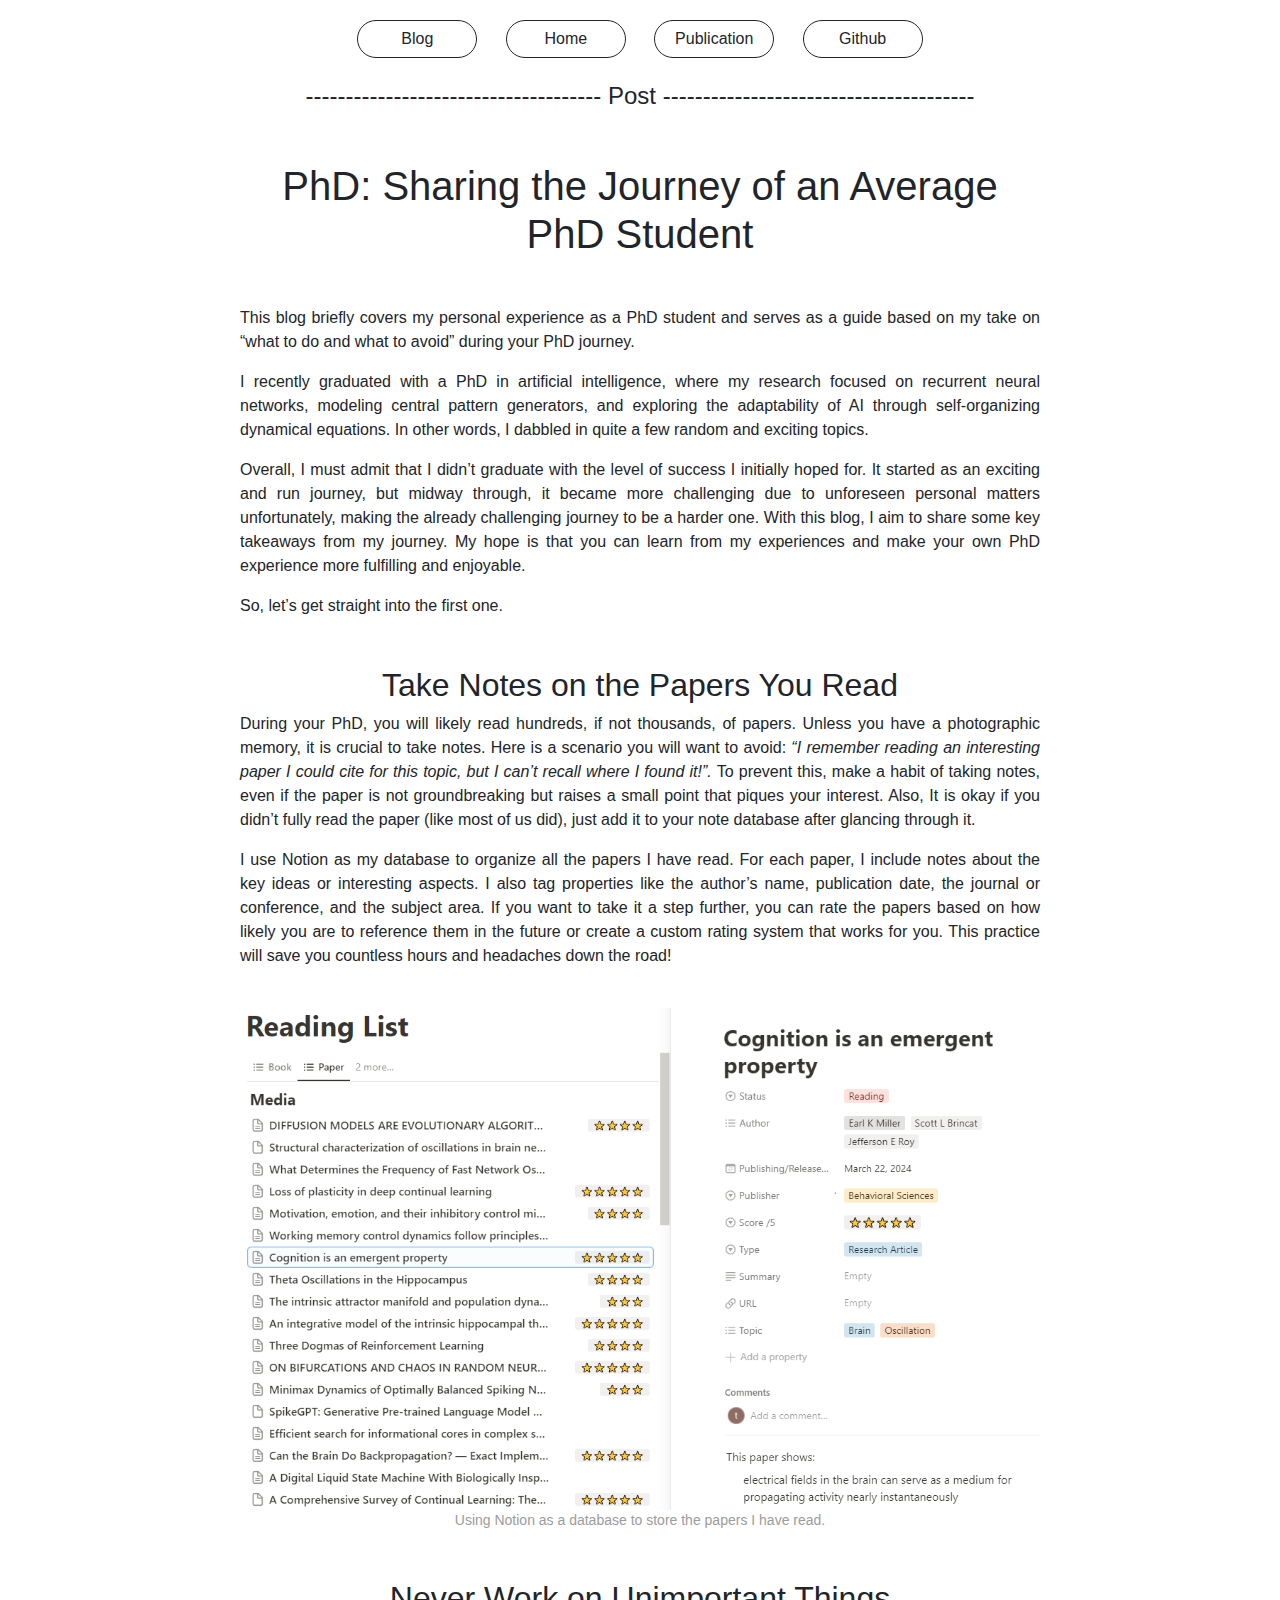
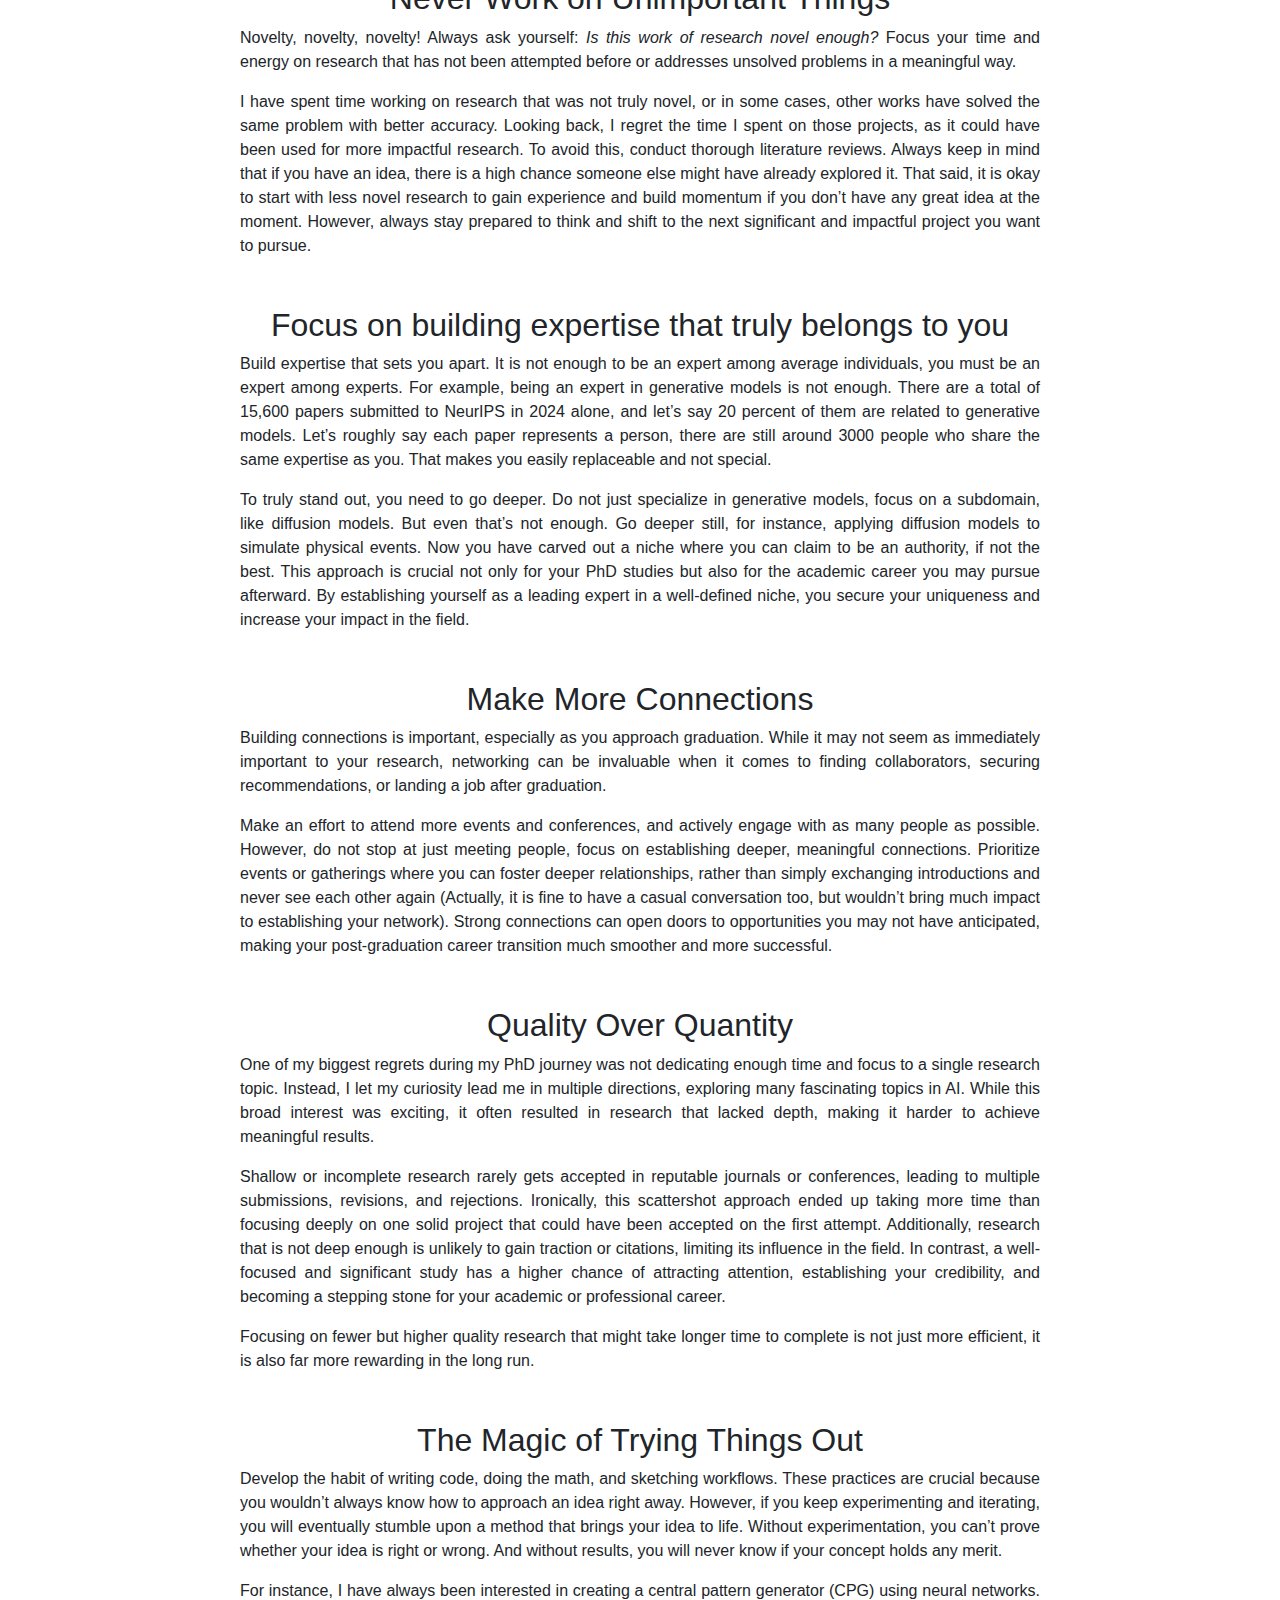
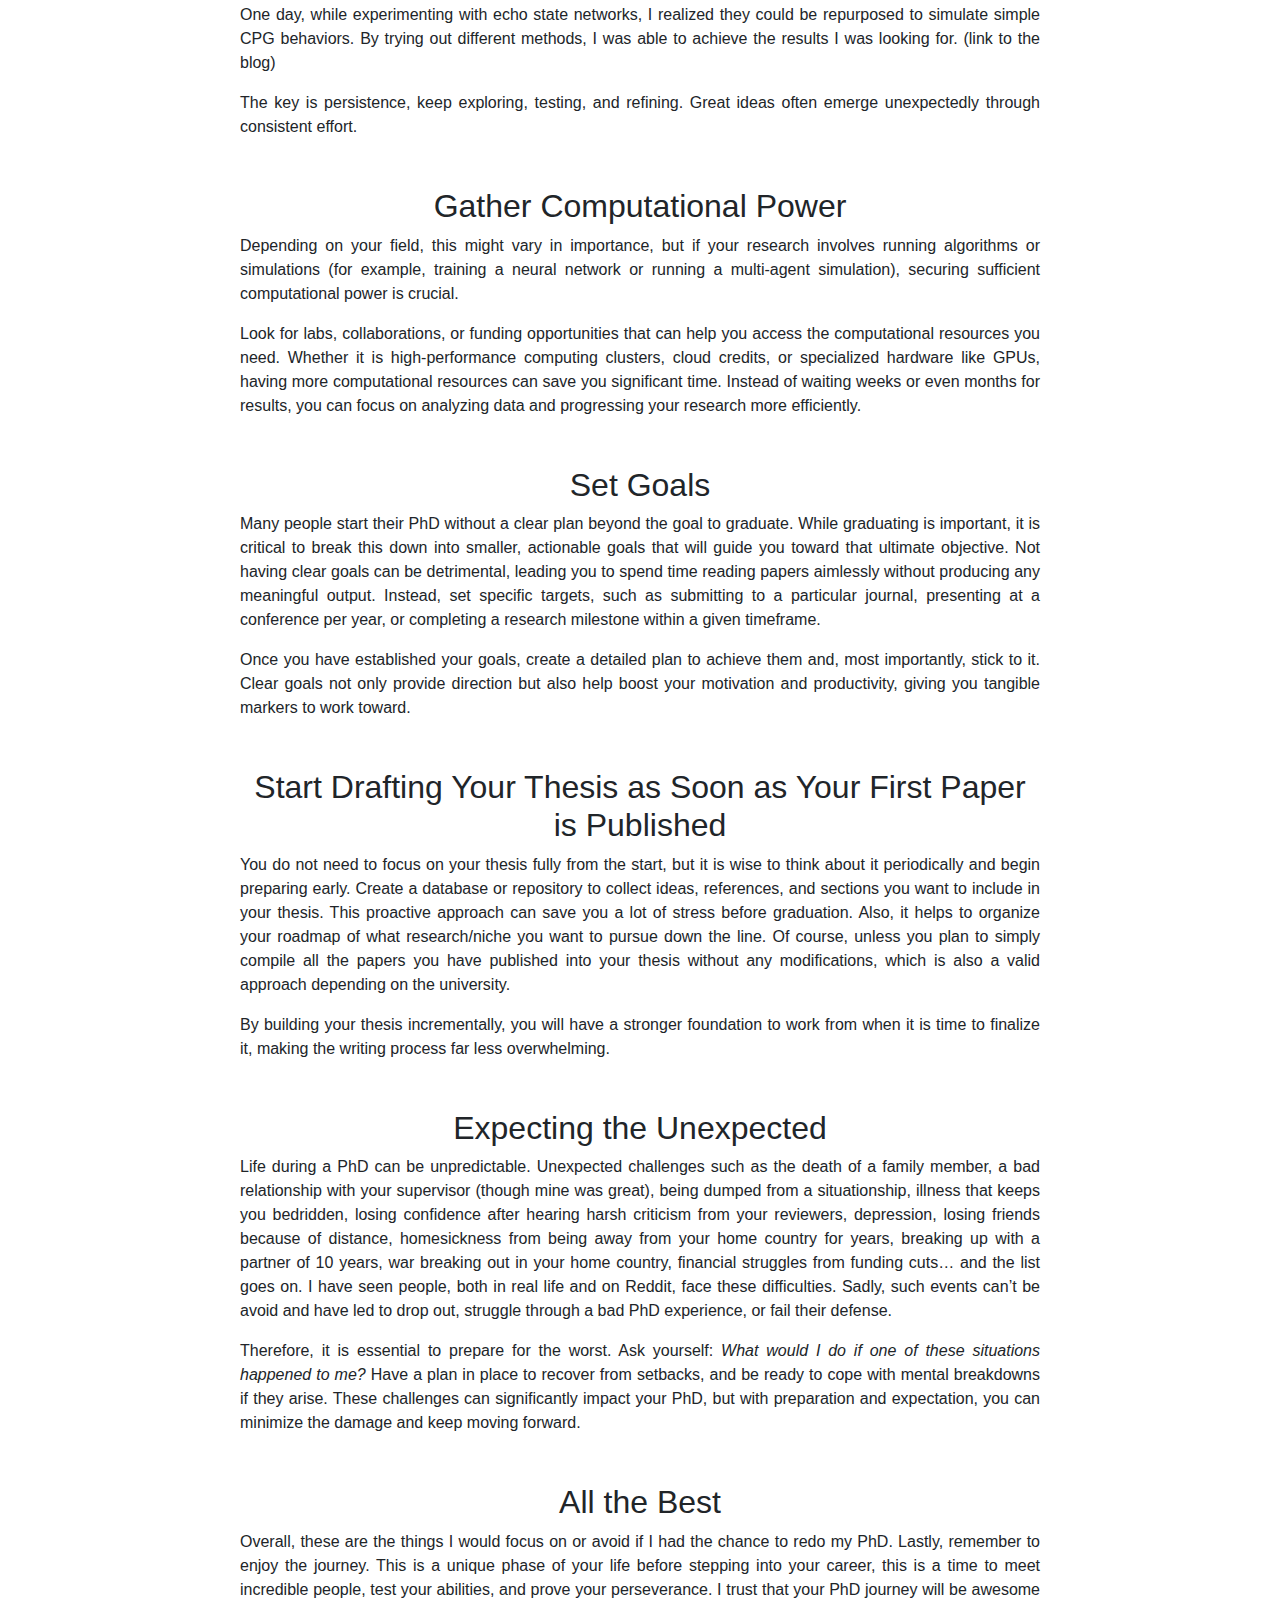
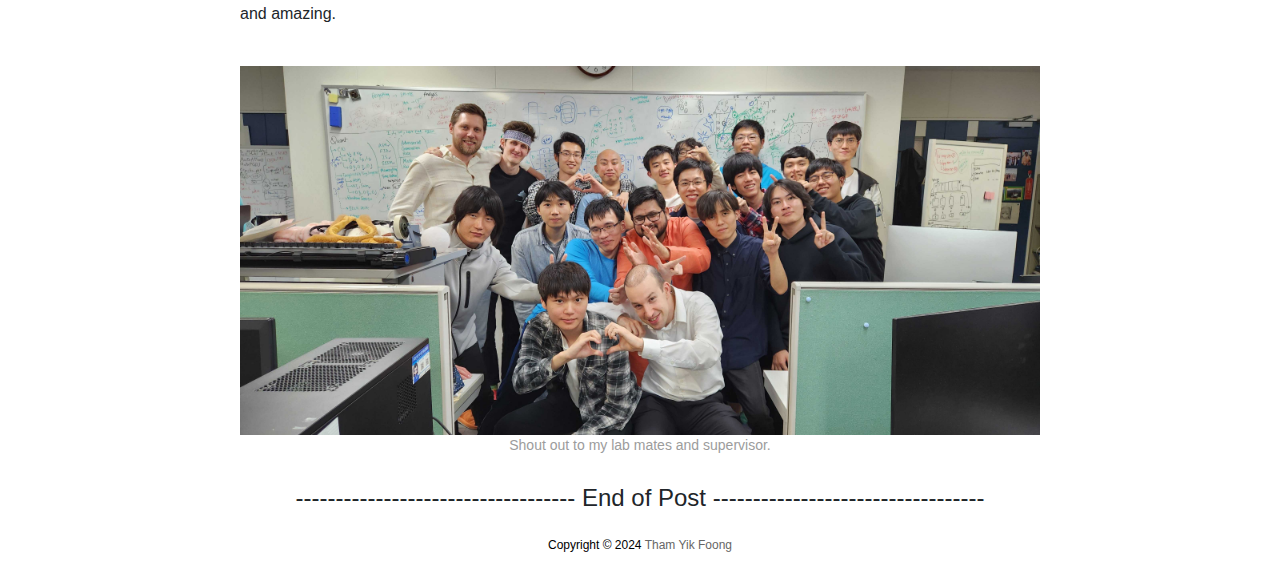
<file: blog/phd-tips.html>
<!doctype html>
<html>
<head>

	<meta charset="utf-8">
	
	 <!-- Deisgned by
	
        
    88888888888 888                                  Y88b   d88P d8b 888           8888888888                                  
        888     888                                   Y88b d88P  Y8P 888           888                                         
        888     888                                    Y88o88P       888           888                                         
        888     88888b.   8888b.  88888b.d88b.          Y888P    888 888  888      8888888  .d88b.   .d88b.  88888b.   .d88b.  
        888     888 "88b     "88b 888 "888 "88b          888     888 888 .88P      888     d88""88b d88""88b 888 "88b d88P"88b 
        888     888  888 .d888888 888  888  888          888     888 888888K       888     888  888 888  888 888  888 888  888 
        888     888  888 888  888 888  888  888          888     888 888 "88b      888     Y88..88P Y88..88P 888  888 Y88b 888 
        888     888  888 "Y888888 888  888  888          888     888 888  888      888      "Y88P"   "Y88P"  888  888  "Y88888 
                                                                                                                           888 
                                                                                                                      Y8b d88P 
                                                                                                                       "Y88P"  

    # https://zfoong.github.io/

	-->
	
	<meta name="viewport" content="width=device-width, initial-scale=1">
	<meta name="description" content="A Github Profile Page">
	<meta name="keywords" content="Tham Yik Foong, Github, Webpage">
	<meta name="robots" content="index,follow">
	<meta name="author" content="Tham Yik Foong" />
	<title>Foong's Profile</title>
	
	<meta property="og:title" content="Foong's Profile" />
	<meta property="og:description" content="A Github Profile Page" />
	<meta property="og:type" content="article" />
	<meta property="og:site_name" content="Foong's Profile" />
	<meta property="og:image" content="graphic/type-icon.png" />
	
	<link rel="icon" type="../image/png" href="graphic/favicon.ico" />
	<link rel="stylesheet" href="../css/bootstrap.min.css" type="text/css">	
	<link rel="stylesheet" href="../css/index.css" type="text/css">
	<link rel="stylesheet" href="../css/post.css" type="text/css">
	<script src="https://ajax.googleapis.com/ajax/libs/jquery/3.2.1/jquery.min.js"></script>
	<script src="https://maxcdn.bootstrapcdn.com/bootstrap/3.3.7/js/bootstrap.min.js"></script>
	
</head>
	
<body>
	<div id="wrapper">
		
		<div class="section-divider"></div>
		
		<section id="link-section" class="section">
			<a href="../blog.html">Blog</a>
			<a href="../index.html">Home</a>
			<a href="https://scholar.google.com/citations?user=Q24NWS4AAAAJ">Publication</a>
			<a href="https://github.com/zfoong">Github</a>
		</section>
		
		<section id="post-section" class="section">
		<div class="section-divider">
			<span>------------------------------------- Post ---------------------------------------</span>
		</div>
		
		<div id="blog-post">
		
		<h1 id=post-title>PhD: Sharing the Journey of an Average PhD Student</h1>
		
		<p>This blog briefly covers my personal experience as a PhD student and serves as a guide based on my take on “what to do and what to avoid” during your PhD journey.</p>

		<p>I recently graduated with a PhD in artificial intelligence, where my research focused on recurrent neural networks, modeling central pattern generators, and exploring the adaptability of AI through self-organizing dynamical equations. In other words, I dabbled in quite a few random and exciting topics.

		<p>Overall, I must admit that I didn’t graduate with the level of success I initially hoped for. It started as an exciting and run journey, but midway through, it became more challenging due to unforeseen personal matters unfortunately, making the already challenging journey to be a harder one. With this blog, I aim to share some key takeaways from my journey. My hope is that you can learn from my experiences and make your own PhD experience more fulfilling and enjoyable.</p>

		<p>So, let’s get straight into the first one.</p>

		<h2>Take Notes on the Papers You Read</h2>

		<p>During your PhD, you will likely read hundreds, if not thousands, of papers. Unless you have a photographic memory, it is crucial to take notes. Here is a scenario you will want to avoid: <i>“I remember reading an interesting paper I could cite for this topic, but I can’t recall where I found it!”.</i> To prevent this, make a habit of taking notes, even if the paper is not groundbreaking but raises a small point that piques your interest. Also, It is okay if you didn’t fully read the paper (like most of us did), just add it to your note database after glancing through it.</p>

		<p>I use Notion as my database to organize all the papers I have read. For each paper, I include notes about the key ideas or interesting aspects. I also tag properties like the author’s name, publication date, the journal or conference, and the subject area. If you want to take it a step further, you can rate the papers based on how likely you are to reference them in the future or create a custom rating system that works for you. This practice will save you countless hours and headaches down the road!</p>
		
		<img alt="Notion" src="inc/phd-tips/notion_paper.PNG"/>	
		<span class="caption">Using Notion as a database to store the papers I have read.</span>

		<h2>Never Work on Unimportant Things</h2>

		<p>Novelty, novelty, novelty! Always ask yourself: <i>Is this work of research novel enough?</i> Focus your time and energy on research that has not been attempted before or addresses unsolved problems in a meaningful way.</p>

		<p>I have spent time working on research that was not truly novel, or in some cases, other works have solved the same problem with better accuracy. Looking back, I regret the time I spent on those projects, as it could have been used for more impactful research. To avoid this, conduct thorough literature reviews. Always keep in mind that if you have an idea, there is a high chance someone else might have already explored it. That said, it is okay to start with less novel research to gain experience and build momentum if you don’t have any great idea at the moment. However, always stay prepared to think and shift to the next significant and impactful project you want to pursue.</p>

		<h2>Focus on building expertise that truly belongs to you</h2>

		<p>Build expertise that sets you apart. It is not enough to be an expert among average individuals, you must be an expert among experts. For example, being an expert in generative models is not enough. There are a total of 15,600 papers submitted to NeurIPS in 2024 alone, and let’s say 20 percent of them are related to generative models. Let’s roughly say each paper represents a person, there are still around 3000 people who share the same expertise as you. That makes you easily replaceable and not special.</p>

		<p>To truly stand out, you need to go deeper. Do not just specialize in generative models, focus on a subdomain, like diffusion models. But even that’s not enough. Go deeper still, for instance, applying diffusion models to simulate physical events. Now you have carved out a niche where you can claim to be an authority, if not the best. This approach is crucial not only for your PhD studies but also for the academic career you may pursue afterward. By establishing yourself as a leading expert in a well-defined niche, you secure your uniqueness and increase your impact in the field.</p>

		<h2>Make More Connections</h2>

		<p>Building connections is important, especially as you approach graduation. While it may not seem as immediately important to your research, networking can be invaluable when it comes to finding collaborators, securing recommendations, or landing a job after graduation.</p>

		<p>Make an effort to attend more events and conferences, and actively engage with as many people as possible. However, do not stop at just meeting people, focus on establishing deeper, meaningful connections. Prioritize events or gatherings where you can foster deeper relationships, rather than simply exchanging introductions and never see each other again (Actually, it is fine to have a casual conversation too, but wouldn’t bring much impact to establishing your network). Strong connections can open doors to opportunities you may not have anticipated, making your post-graduation career transition much smoother and more successful.</p>

		<h2>Quality Over Quantity</h2>

		<p>One of my biggest regrets during my PhD journey was not dedicating enough time and focus to a single research topic. Instead, I let my curiosity lead me in multiple directions, exploring many fascinating topics in AI. While this broad interest was exciting, it often resulted in research that lacked depth, making it harder to achieve meaningful results.</p>

		<p>Shallow or incomplete research rarely gets accepted in reputable journals or conferences, leading to multiple submissions, revisions, and rejections. Ironically, this scattershot approach ended up taking more time than focusing deeply on one solid project that could have been accepted on the first attempt. Additionally, research that is not deep enough is unlikely to gain traction or citations, limiting its influence in the field. In contrast, a well-focused and significant study has a higher chance of attracting attention, establishing your credibility, and becoming a stepping stone for your academic or professional career. </p>
		
		<p>Focusing on fewer but higher quality research that might take longer time to complete is not just more efficient, it is also far more rewarding in the long run.</p>

		<h2>The Magic of Trying Things Out</h2>

		<p>Develop the habit of writing code, doing the math, and sketching workflows. These practices are crucial because you wouldn’t always know how to approach an idea right away. However, if you keep experimenting and iterating, you will eventually stumble upon a method that brings your idea to life. Without experimentation, you can’t prove whether your idea is right or wrong. And without results, you will never know if your concept holds any merit. </p>
		
		<p>For instance, I have always been interested in creating a central pattern generator (CPG) using neural networks. One day, while experimenting with echo state networks, I realized they could be repurposed to simulate simple CPG behaviors. By trying out different methods, I was able to achieve the results I was looking for. (<a href="https://zfoong.github.io/blog/SO-ESN.html">link to the blog</a>)</p>

		<p>The key is persistence, keep exploring, testing, and refining. Great ideas often emerge unexpectedly through consistent effort.</p>

		<h2>Gather Computational Power</h2>

		<p>Depending on your field, this might vary in importance, but if your research involves running algorithms or simulations (for example, training a neural network or running a multi-agent simulation), securing sufficient computational power is crucial.</p>

		<p>Look for labs, collaborations, or funding opportunities that can help you access the computational resources you need. Whether it is high-performance computing clusters, cloud credits, or specialized hardware like GPUs, having more computational resources can save you significant time. Instead of waiting weeks or even months for results, you can focus on analyzing data and progressing your research more efficiently.</p>

		<h2>Set Goals</h2>

		<p>Many people start their PhD without a clear plan beyond the goal to graduate. While graduating is important, it is critical to break this down into smaller, actionable goals that will guide you toward that ultimate objective. Not having clear goals can be detrimental, leading you to spend time reading papers aimlessly without producing any meaningful output. Instead, set specific targets, such as submitting to a particular journal, presenting at a conference per year, or completing a research milestone within a given timeframe.</p>

		<p>Once you have established your goals, create a detailed plan to achieve them and, most importantly, stick to it. Clear goals not only provide direction but also help boost your motivation and productivity, giving you tangible markers to work toward.</p>

		<h2>Start Drafting Your Thesis as Soon as Your First Paper is Published</h2>

		<p>You do not need to focus on your thesis fully from the start, but it is wise to think about it periodically and begin preparing early. Create a database or repository to collect ideas, references, and sections you want to include in your thesis. This proactive approach can save you a lot of stress before graduation. Also, it helps to organize your roadmap of what research/niche you want to pursue down the line. Of course, unless you plan to simply compile all the papers you have published into your thesis without any modifications, which is also a valid approach depending on the university.</p>

		<p>By building your thesis incrementally, you will have a stronger foundation to work from when it is time to finalize it, making the writing process far less overwhelming.</p>

		<h2>Expecting the Unexpected</h2>

		<p>Life during a PhD can be unpredictable. Unexpected challenges such as the death of a family member, a bad relationship with your supervisor (though mine was great), being dumped from a situationship, illness that keeps you bedridden, losing confidence after hearing harsh criticism from your reviewers, depression, losing friends because of distance, homesickness from being away from your home country for years, breaking up with a partner of 10 years, war breaking out in your home country, financial struggles from funding cuts… and the list goes on. I have seen people, both in real life and on Reddit, face these difficulties. Sadly, such events can’t be avoid and have led to drop out, struggle through a bad PhD experience, or fail their defense.</p>

		<p>Therefore, it is essential to prepare for the worst. Ask yourself: <i>What would I do if one of these situations happened to me?</i> Have a plan in place to recover from setbacks, and be ready to cope with mental breakdowns if they arise. These challenges can significantly impact your PhD, but with preparation and expectation, you can minimize the damage and keep moving forward.</p>

		<h2>All the Best</h2>
		
		<p>Overall, these are the things I would focus on or avoid if I had the chance to redo my PhD. Lastly, remember to enjoy the journey. This is a unique phase of your life before stepping into your career, this is a time to meet incredible people, test your abilities, and prove your perseverance. I trust that your PhD journey will be awesome and amazing.</p>
		
		<img alt="Great time" src="inc/phd-tips/20240508_211738.jpg"/>	
		<span class="caption">Shout out to my lab mates and supervisor.</span>
		
		</div>
		
		
		
		<div class="section-divider">
			<span>----------------------------------- End of Post ----------------------------------</span>
		</div>
		</section>

		<div id="footer">
			<p class="copyright-p">Copyright © 2024 <span style="color:#666;">Tham Yik Foong</span></p>
		</div>
	</div>
</body>

</html>
</file>
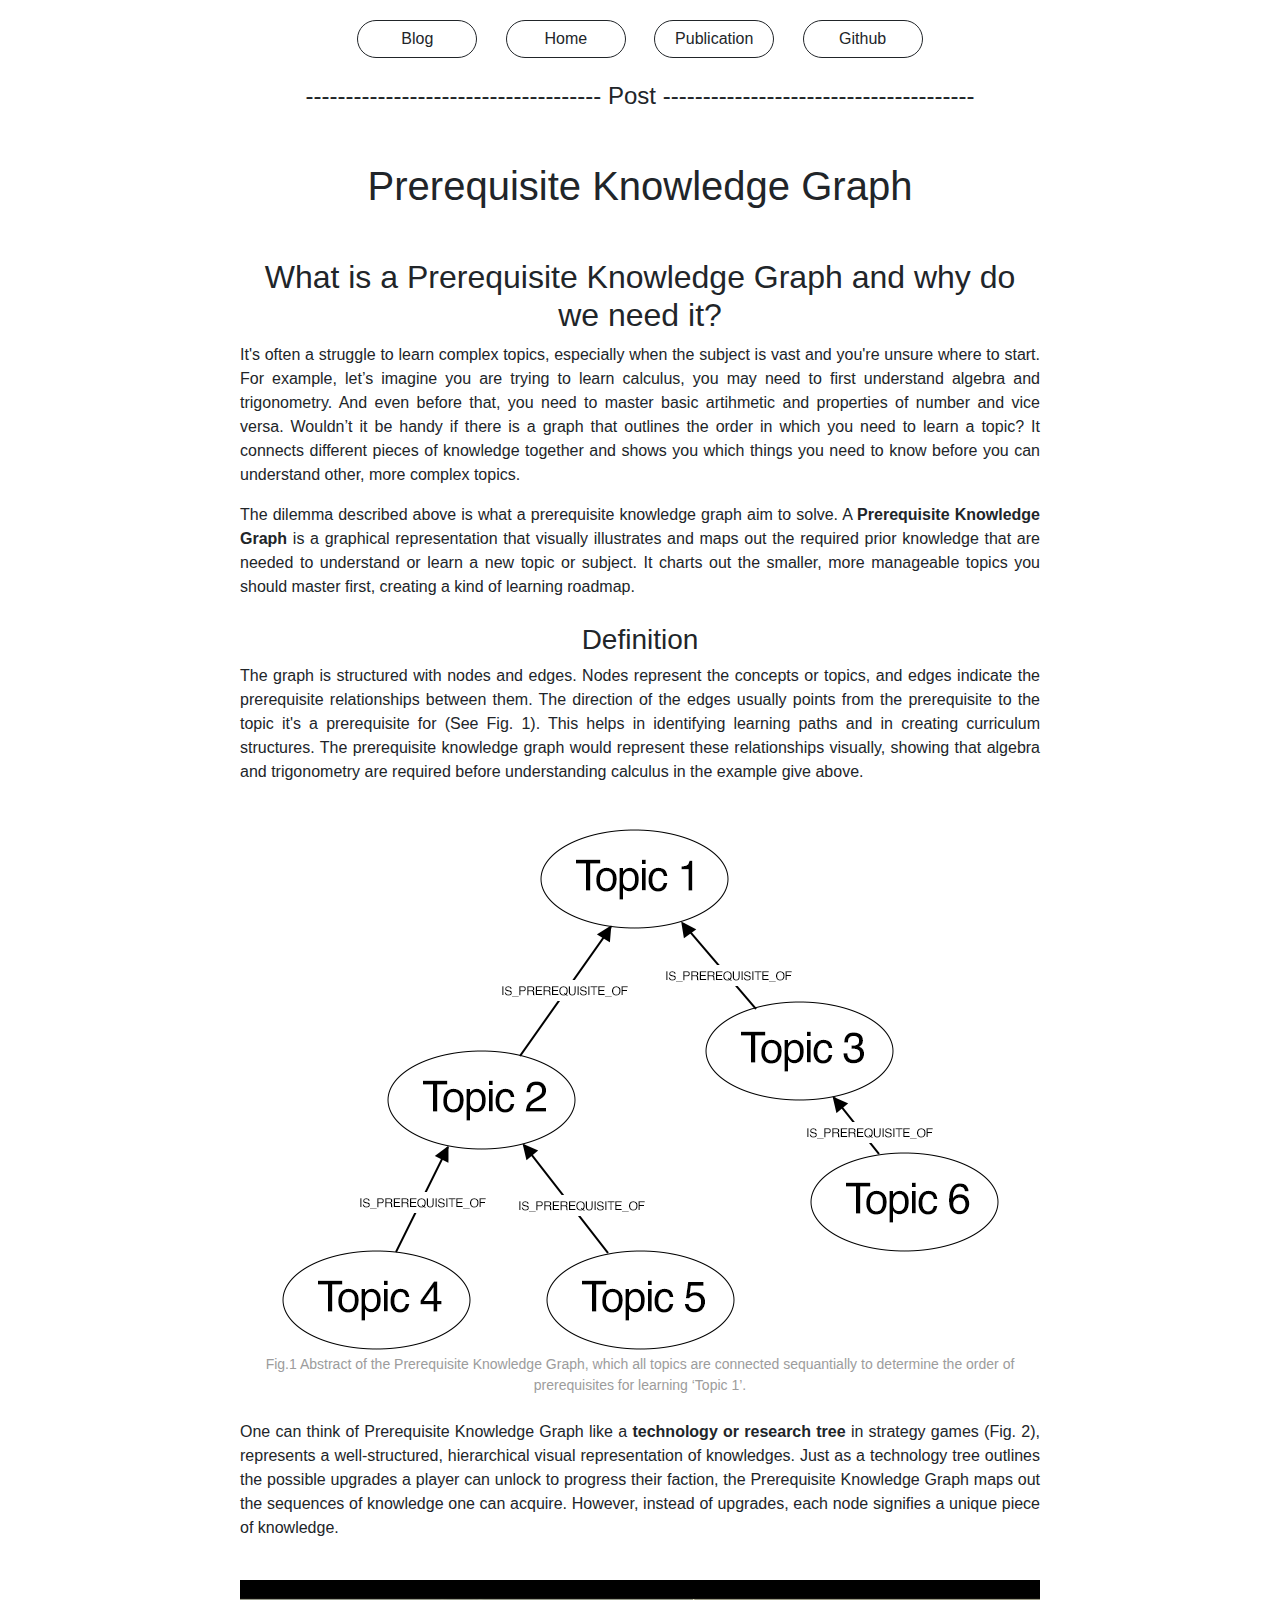
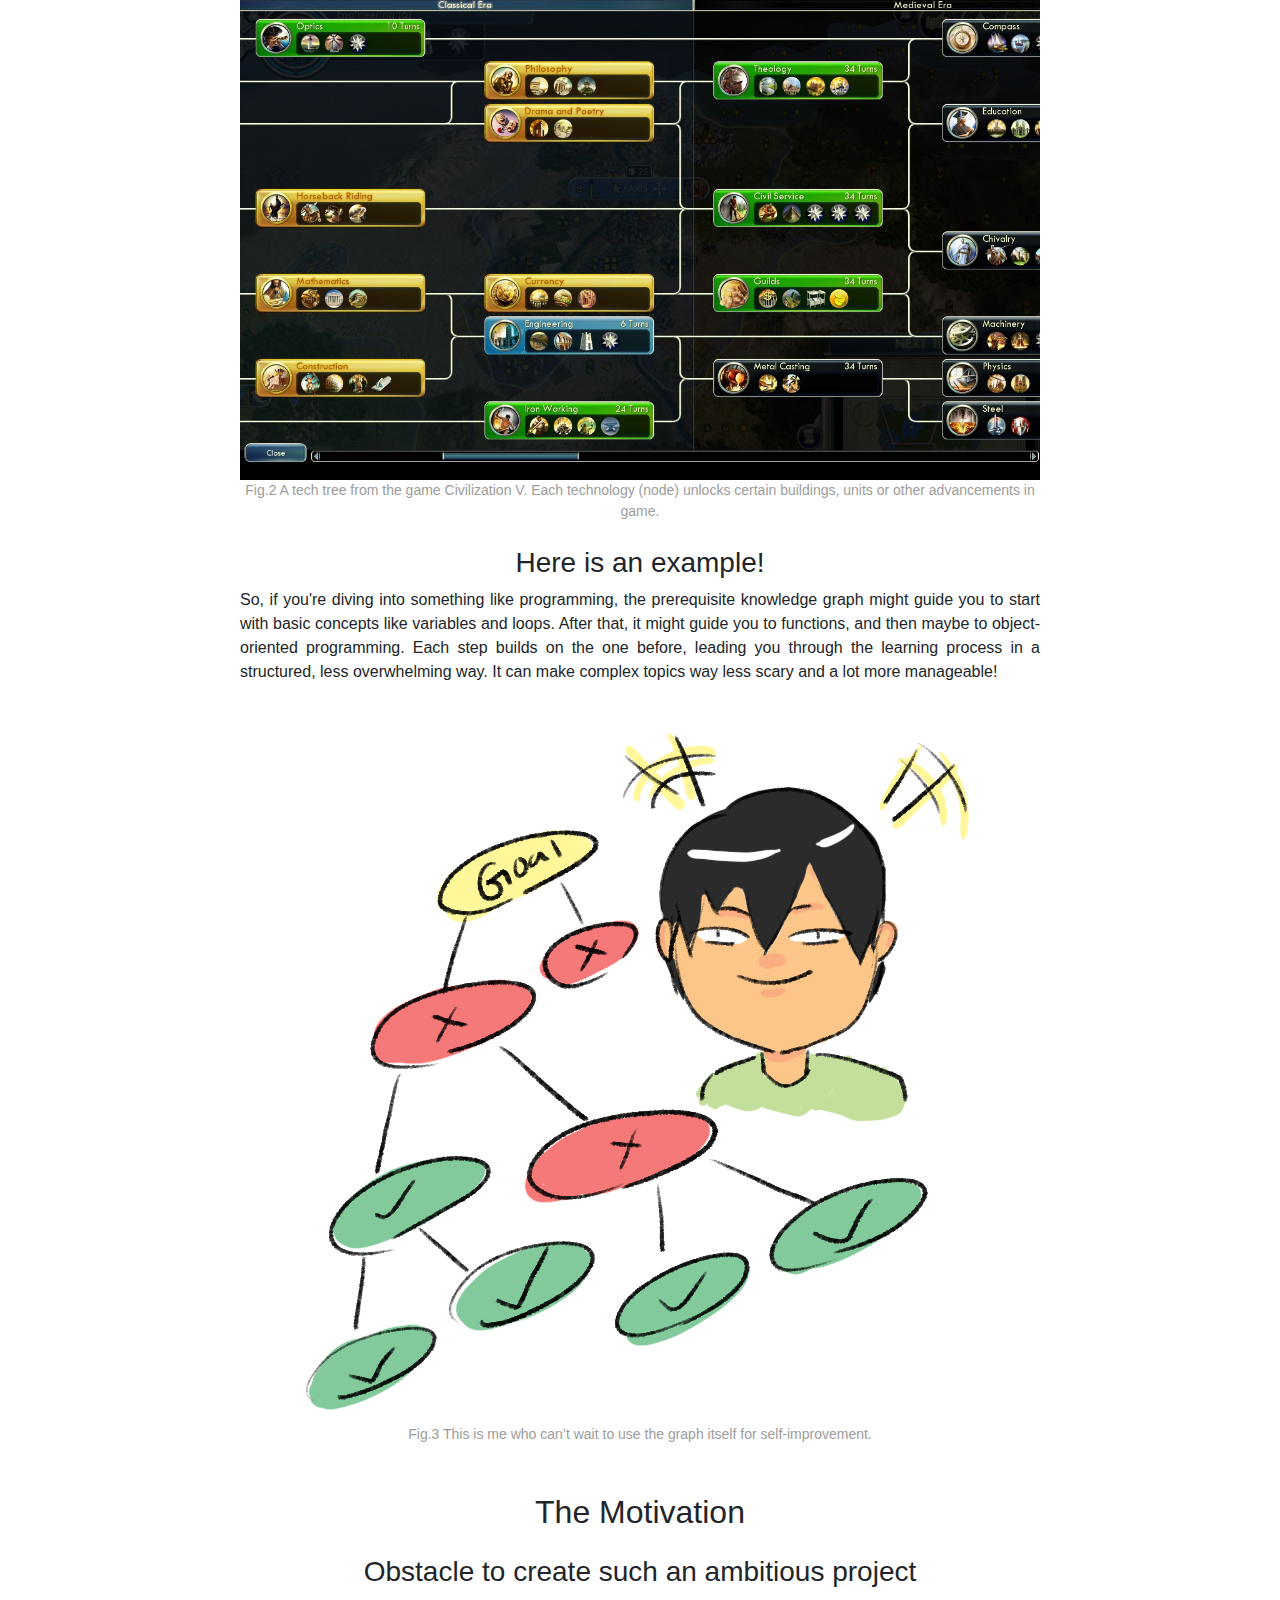
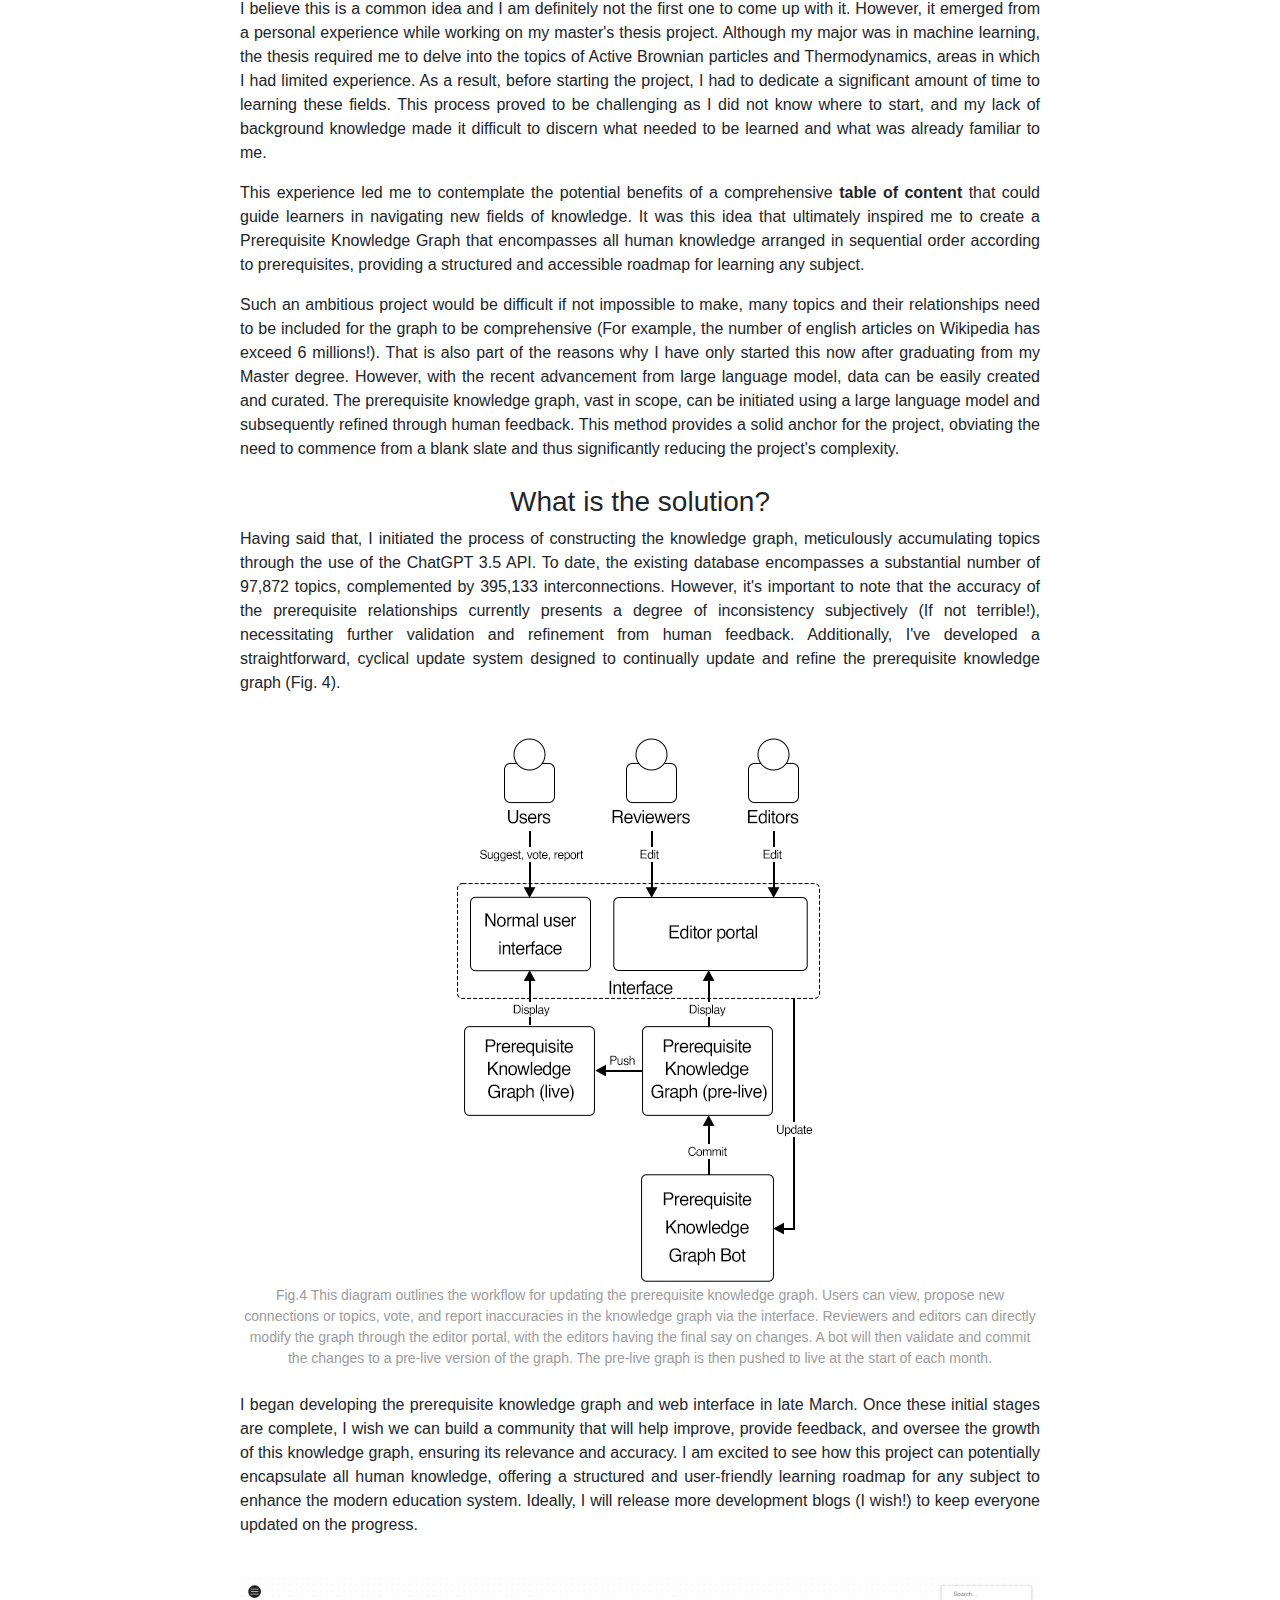
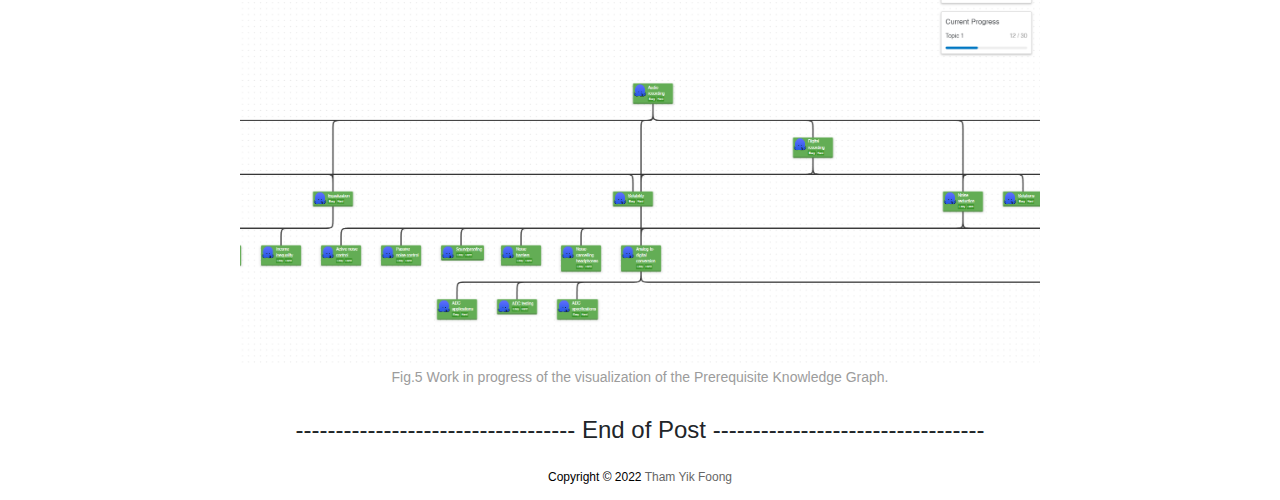
<file: blog/prerequisite-knowledge-graph.html>
<!doctype html>
<html>
<head>

	<meta charset="utf-8">
	
	 <!-- Deisgned by
	
        
    88888888888 888                                  Y88b   d88P d8b 888           8888888888                                  
        888     888                                   Y88b d88P  Y8P 888           888                                         
        888     888                                    Y88o88P       888           888                                         
        888     88888b.   8888b.  88888b.d88b.          Y888P    888 888  888      8888888  .d88b.   .d88b.  88888b.   .d88b.  
        888     888 "88b     "88b 888 "888 "88b          888     888 888 .88P      888     d88""88b d88""88b 888 "88b d88P"88b 
        888     888  888 .d888888 888  888  888          888     888 888888K       888     888  888 888  888 888  888 888  888 
        888     888  888 888  888 888  888  888          888     888 888 "88b      888     Y88..88P Y88..88P 888  888 Y88b 888 
        888     888  888 "Y888888 888  888  888          888     888 888  888      888      "Y88P"   "Y88P"  888  888  "Y88888 
                                                                                                                           888 
                                                                                                                      Y8b d88P 
                                                                                                                       "Y88P"  

    # https://zfoong.github.io/

	-->
	
	<meta name="viewport" content="width=device-width, initial-scale=1">
	<meta name="description" content="A Github Profile Page">
	<meta name="keywords" content="Tham Yik Foong, Github, Webpage">
	<meta name="robots" content="index,follow">
	<meta name="author" content="Tham Yik Foong" />
	<title>Foong's Profile</title>
	
	<meta property="og:title" content="Foong's Profile" />
	<meta property="og:description" content="A Github Profile Page" />
	<meta property="og:type" content="article" />
	<meta property="og:site_name" content="Foong's Profile" />
	<meta property="og:image" content="graphic/type-icon.png" />
	
	<link rel="icon" type="../image/png" href="graphic/favicon.ico" />
	<link rel="stylesheet" href="../css/bootstrap.min.css" type="text/css">	
	<link rel="stylesheet" href="../css/index.css" type="text/css">
	<link rel="stylesheet" href="../css/post.css" type="text/css">
	<script src="https://ajax.googleapis.com/ajax/libs/jquery/3.2.1/jquery.min.js"></script>
	<script src="https://maxcdn.bootstrapcdn.com/bootstrap/3.3.7/js/bootstrap.min.js"></script>
	
</head>
	
<body>
	<div id="wrapper">
		
		<div class="section-divider"></div>
		
		<section id="link-section" class="section">
			<a href="../blog.html">Blog</a>
			<a href="../index.html">Home</a>
			<a href="https://scholar.google.com/citations?user=Q24NWS4AAAAJ">Publication</a>
			<a href="https://github.com/zfoong">Github</a>
		</section>
		
		<section id="post-section" class="section">
		<div class="section-divider">
			<span>------------------------------------- Post ---------------------------------------</span>
		</div>
		
		<div id="blog-post">
		
		<h1 id=post-title>Prerequisite Knowledge Graph</h1>

		<h2>What is a Prerequisite Knowledge Graph and why do we need it?</h2>
		
		<p>
		It's often a struggle to learn complex topics, especially when the subject is vast and you're unsure where to start. For example, let’s imagine you are trying to learn calculus, you may need to first understand algebra and trigonometry. And even before that, you need to master basic artihmetic and properties of number and vice versa. Wouldn’t it be handy if there is a graph that outlines the order in which you need to learn a topic? It connects different pieces of knowledge together and shows you which things you need to know before you can understand other, more complex topics.
		</p>	

		<p>The dilemma described above is what a prerequisite knowledge graph aim to solve. A <b>Prerequisite Knowledge Graph</b> is a graphical representation that visually illustrates and maps out the required prior knowledge that are needed to understand or learn a new topic or subject. It charts out the smaller, more manageable topics you should master first, creating a kind of learning roadmap. </p>	

		<h3>Definition</h3>

		<p>
		The graph is structured with nodes and edges. Nodes represent the concepts or topics, and edges indicate the prerequisite relationships between them. The direction of the edges usually points from the prerequisite to the topic it's a prerequisite for (See Fig. 1). This helps in identifying learning paths and in creating curriculum structures. The prerequisite knowledge graph would represent these relationships visually, showing that algebra and trigonometry are required before understanding calculus in the example give above.
		</p>		
		
		<img alt="Abstract of the Prerequisite Knowledge Graph" src="inc/prerequisite-knowledge-graph/fig1.png"/>
		<span class="caption">Fig.1 Abstract of the Prerequisite Knowledge Graph, which all topics are connected sequantially to determine the order of prerequisites for learning ‘Topic 1’.</span>
		
		<p>
		One can think of Prerequisite Knowledge Graph like a <b>technology or research tree</b> in strategy games (Fig. 2), represents a well-structured, hierarchical visual representation of knowledges. Just as a technology tree outlines the possible upgrades a player can unlock to progress their faction, the Prerequisite Knowledge Graph maps out the sequences of knowledge one can acquire. However, instead of upgrades, each node signifies a unique piece of knowledge. 
		</p>
		
		<img alt="A tech tree from the game Civilization V" src="inc/prerequisite-knowledge-graph/fig2.png"/>
		<span class="caption">Fig.2 A tech tree from the game Civilization V. Each technology (node) unlocks certain buildings, units or other advancements in game.</span>
		
		<h3>Here is an example!</h3>
		
		<p>
		So, if you're diving into something like programming, the prerequisite knowledge graph might guide you to start with basic concepts like variables and loops. After that, it might guide you to functions, and then maybe to object-oriented programming. Each step builds on the one before, leading you through the learning process in a structured, less overwhelming way. It can make complex topics way less scary and a lot more manageable!
		</p>
		
		<img alt="Doodle" src="inc/prerequisite-knowledge-graph/fig3.png"/>
		<span class="caption">Fig.3 This is me who can’t wait to use the graph itself for self-improvement.</span>
		
		<h2>The Motivation</h2>
		
		<h3>Obstacle to create such an ambitious project</h3>
		
		<p>
		I believe this is a common idea and I am definitely not the first one to come up with it. However, it emerged from a personal experience while working on my master's thesis project. Although my major was in machine learning, the thesis required me to delve into the topics of Active Brownian particles and Thermodynamics, areas in which I had limited experience. As a result, before starting the project, I had to dedicate a significant amount of time to learning these fields. This process proved to be challenging as I did not know where to start, and my lack of background knowledge made it difficult to discern what needed to be learned and what was already familiar to me.
		</p>
		
		<p>
		This experience led me to contemplate the potential benefits of a comprehensive <b>table of content</b> that could guide learners in navigating new fields of knowledge. It was this idea that ultimately inspired me to create a Prerequisite Knowledge Graph that encompasses all human knowledge arranged in sequential order according to prerequisites, providing a structured and accessible roadmap for learning any subject.
		</p>
		
		<p>
		Such an ambitious project would be difficult if not impossible to make, many topics and their relationships need to be included for the graph to be comprehensive (For example, the number of english articles on Wikipedia has exceed 6 millions!). That is also part of the reasons why I have only started this now after graduating from my Master degree. However, with the recent advancement from large language model, data can be easily created and curated. The prerequisite knowledge graph, vast in scope, can be initiated using a large language model and subsequently refined through human feedback. This method provides a solid anchor for the project, obviating the need to commence from a blank slate and thus significantly reducing the project's complexity.
		</p>
		
		<h3>What is the solution?</h3>

		<p>
		Having said that, I initiated the process of constructing the knowledge graph, meticulously accumulating topics through the use of the ChatGPT 3.5 API. To date, the existing database encompasses a substantial number of 97,872 topics, complemented by 395,133 interconnections. However, it's important to note that the accuracy of the prerequisite relationships currently presents a degree of inconsistency subjectively (If not terrible!), necessitating further validation and refinement from human feedback. Additionally, I've developed a straightforward, cyclical update system designed to continually update and refine the prerequisite knowledge graph (Fig. 4).
		</p>
		
		<img alt="Cyclical update system" src="inc/prerequisite-knowledge-graph/fig4.png"/>
		<span class="caption">Fig.4 This diagram outlines the workflow for updating the prerequisite knowledge graph. Users can view, propose new connections or topics, vote, and report inaccuracies in the knowledge graph via the interface. Reviewers and editors can directly modify the graph through the editor portal, with the editors having the final say on changes. A bot will then validate and commit the changes to a pre-live version of the graph. The pre-live graph is then pushed to live at the start of each month.</span>
		
		<p>
		I began developing the prerequisite knowledge graph and web interface in late March. Once these initial stages are complete, I wish we can build a community that will help improve, provide feedback, and oversee the growth of this knowledge graph, ensuring its relevance and accuracy. I am excited to see how this project can potentially encapsulate all human knowledge, offering a structured and user-friendly learning roadmap for any subject to enhance the modern education system. Ideally, I will release more development blogs (I wish!) to keep everyone updated on the progress.
		</p>

		<img alt="Work in progress" src="inc/prerequisite-knowledge-graph/fig5.png"/>
		<span class="caption">Fig.5 Work in progress of the visualization of the Prerequisite Knowledge Graph.</span>
		
		</div>

		
		<div class="section-divider">
			<span>----------------------------------- End of Post ----------------------------------</span>
		</div>
		</section>

		<div id="footer">
			<p class="copyright-p">Copyright © 2022 <span style="color:#666;">Tham Yik Foong</span></p>
		</div>
	</div>
</body>

</html>
</file>
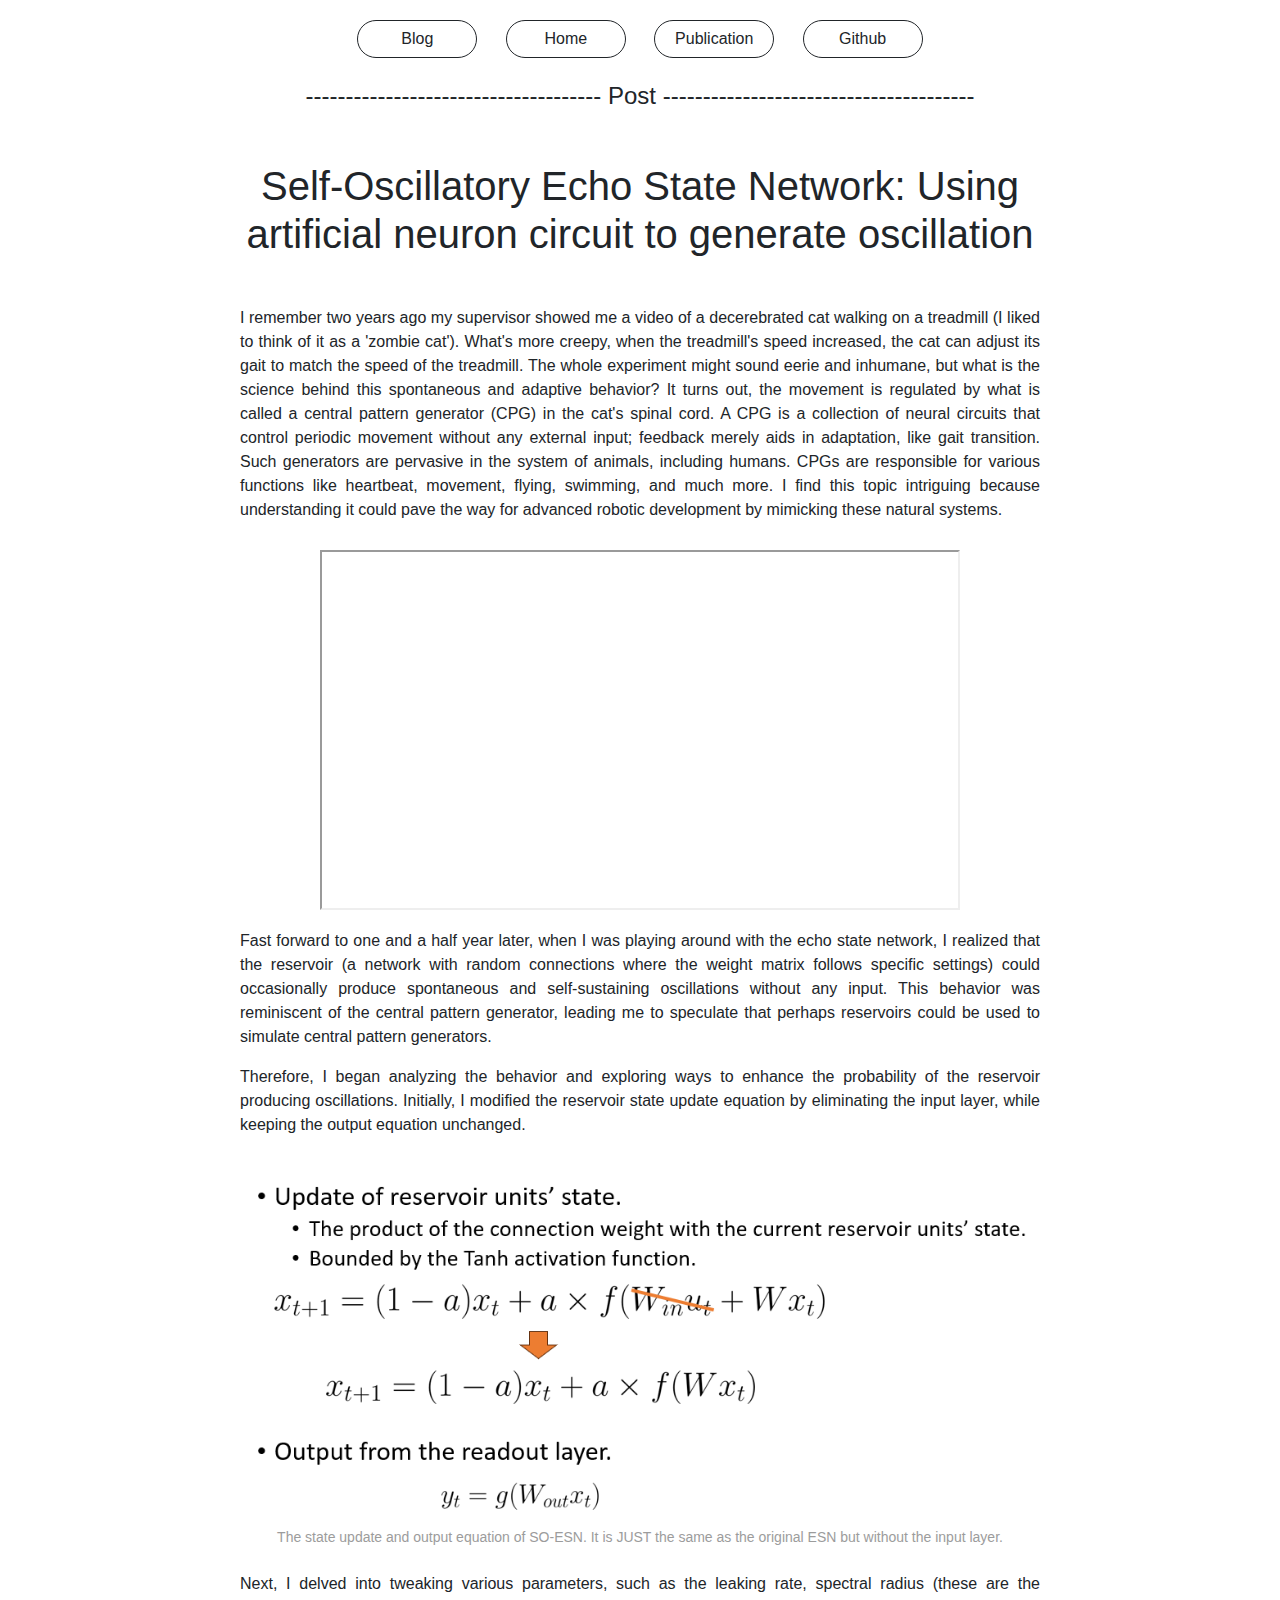
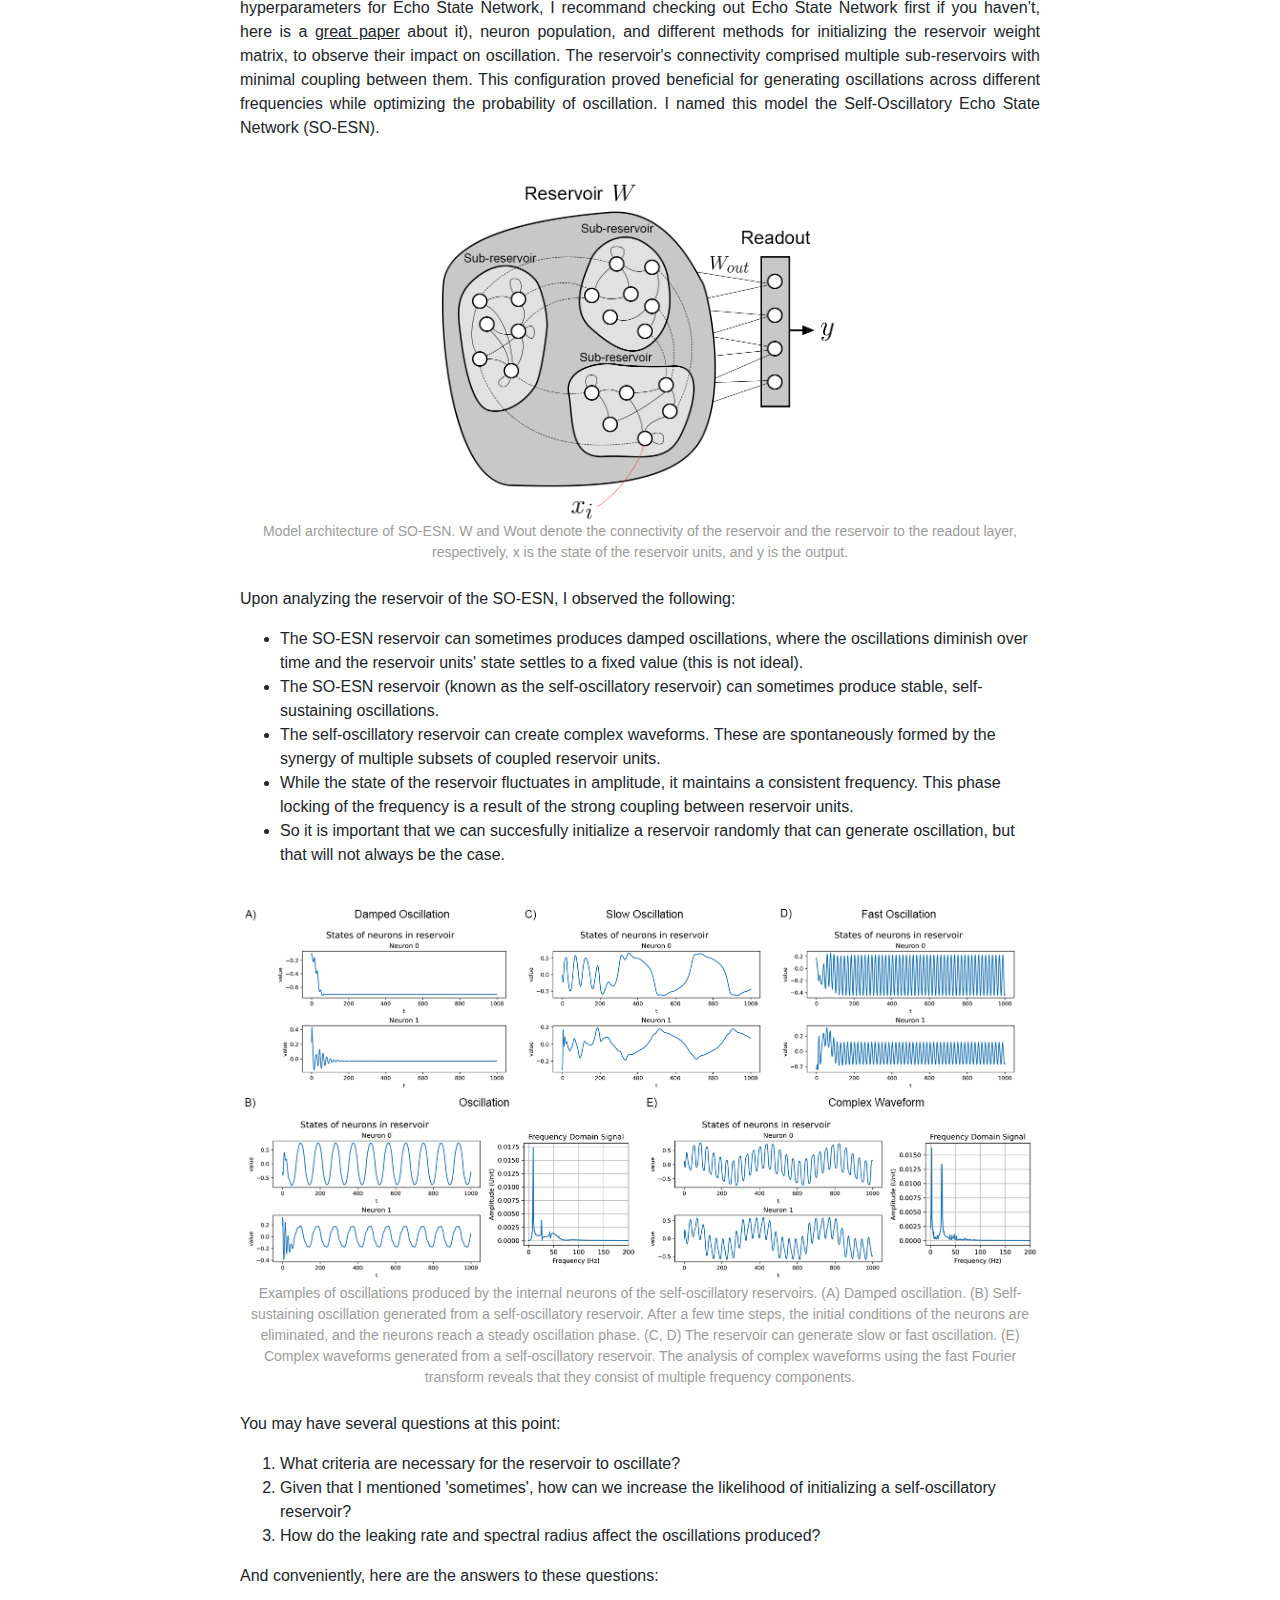
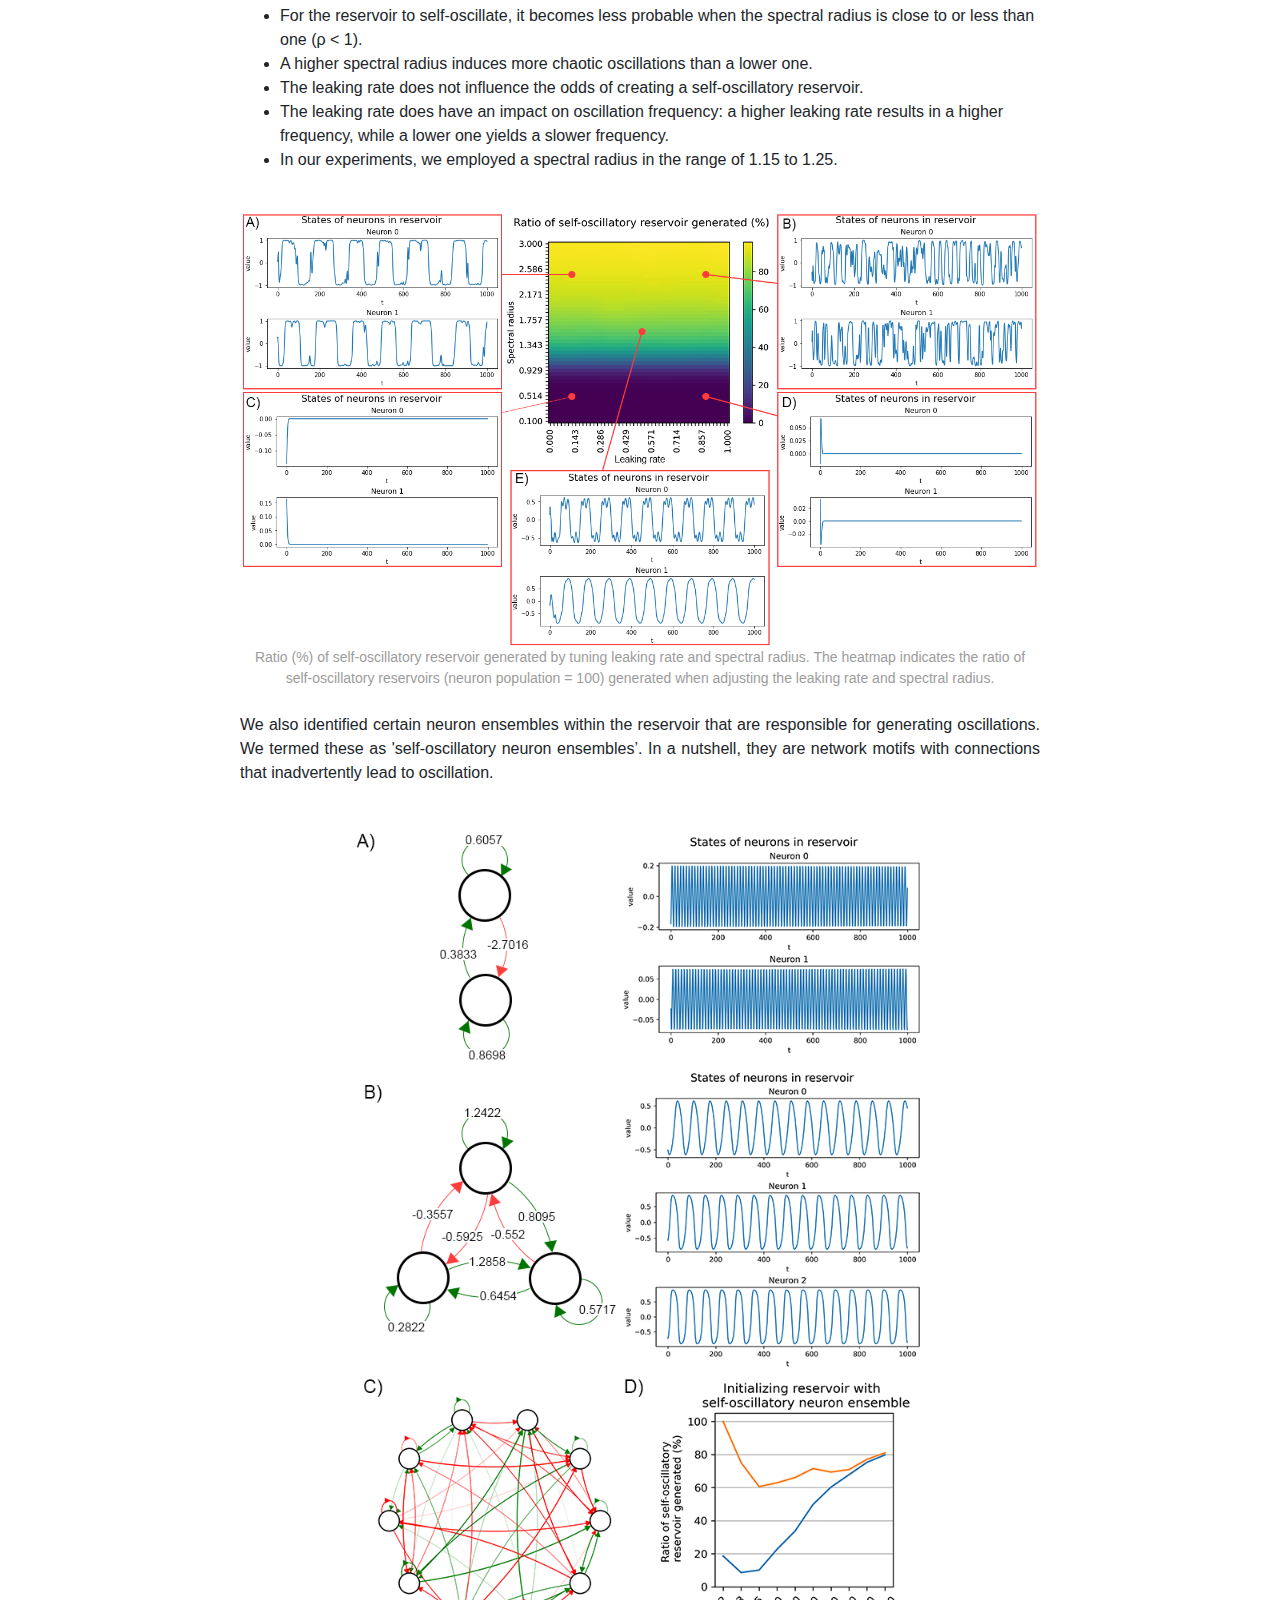
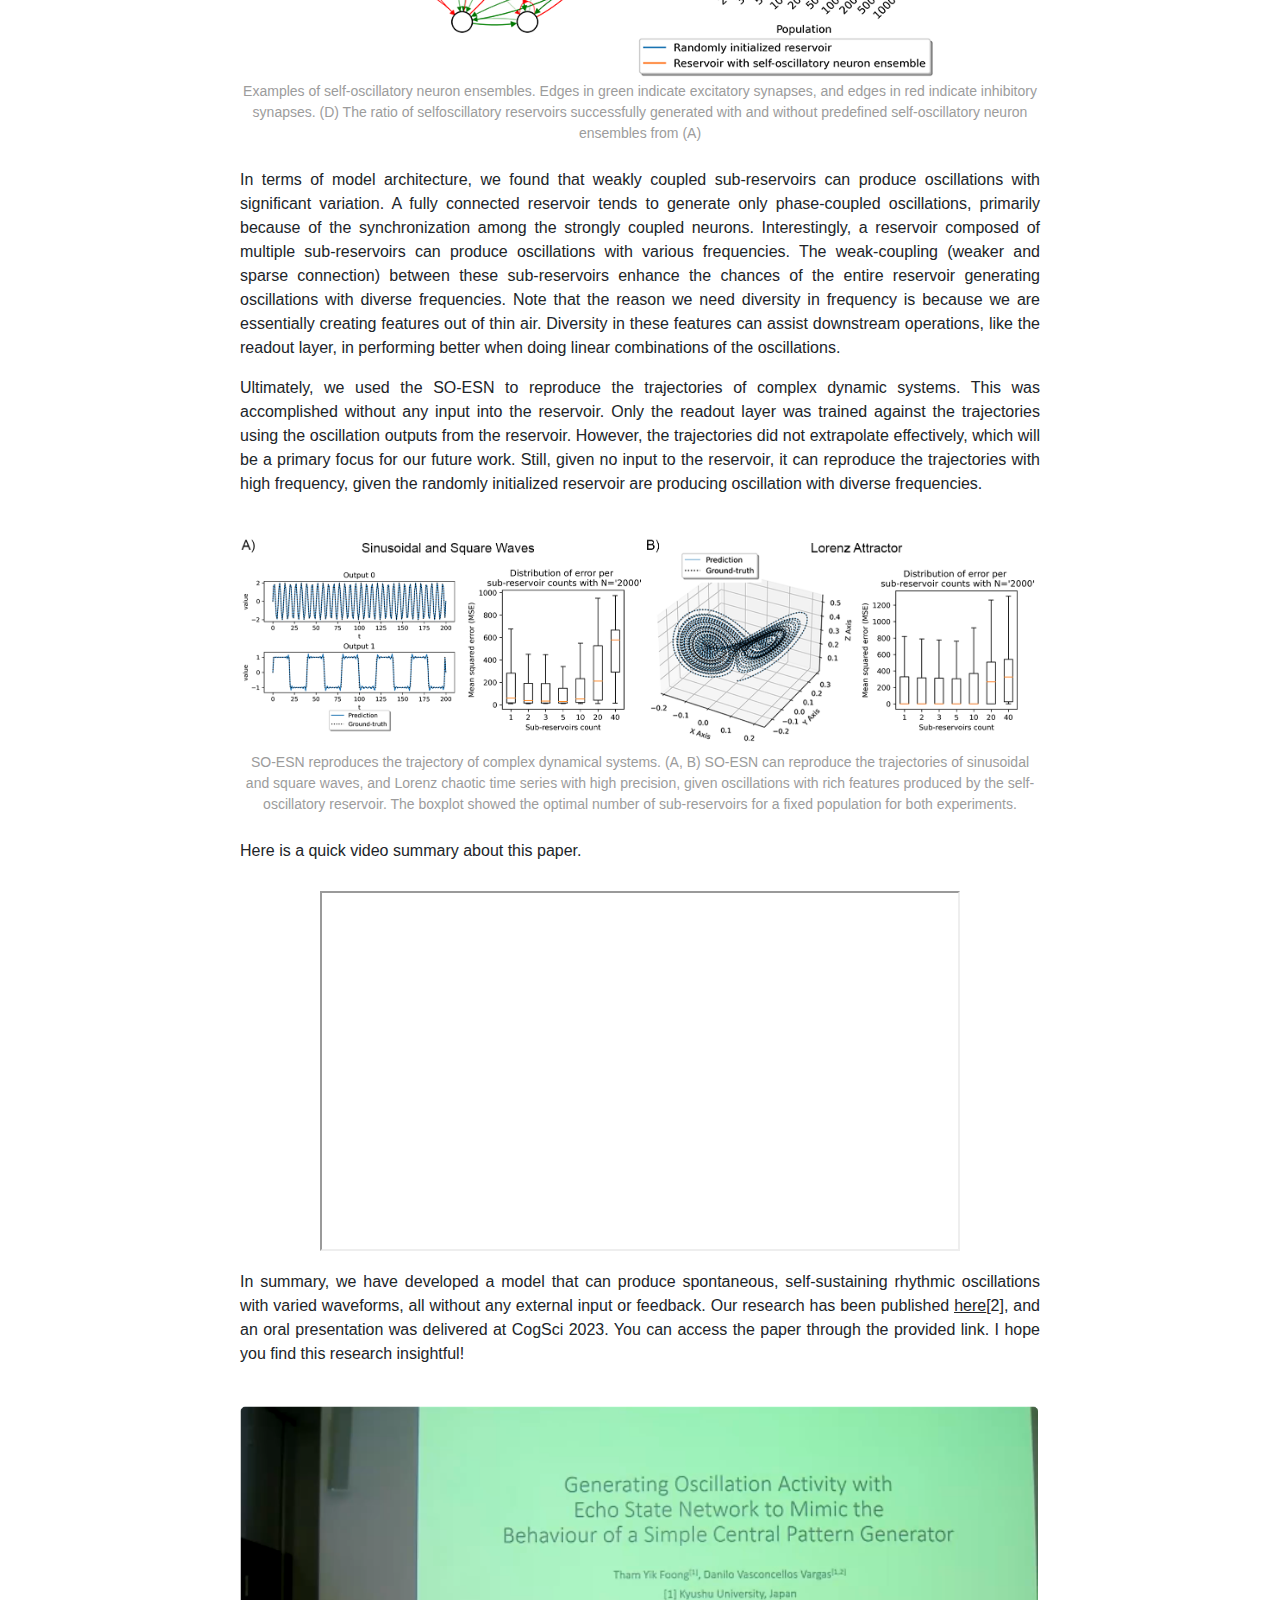
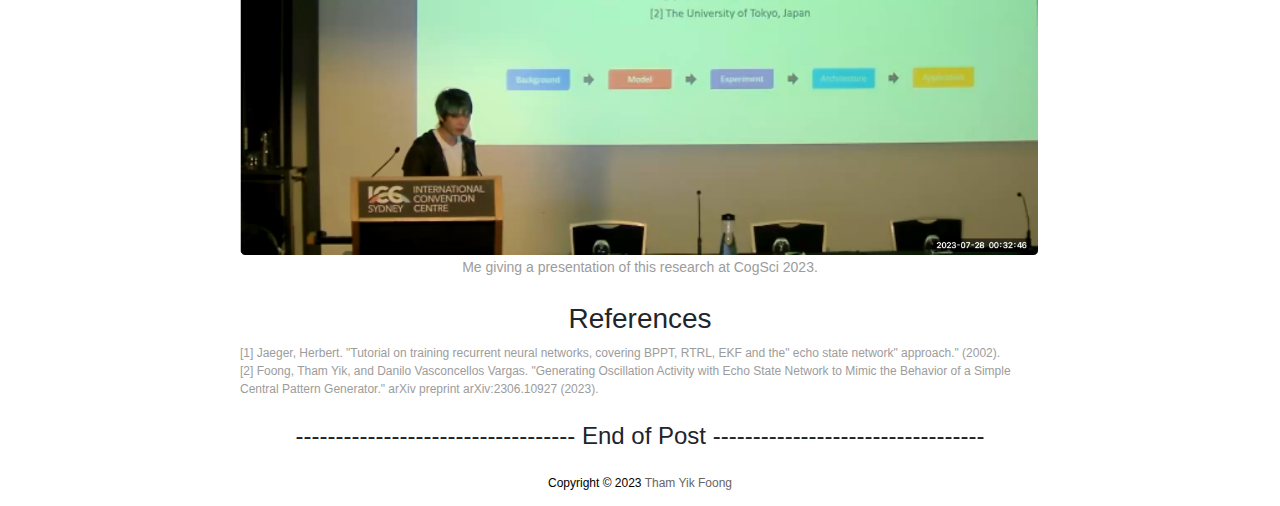
<file: blog/SO-ESN.html>
<!doctype html>
<html>
<head>

	<meta charset="utf-8">
	
	 <!-- Deisgned by
	
        
    88888888888 888                                  Y88b   d88P d8b 888           8888888888                                  
        888     888                                   Y88b d88P  Y8P 888           888                                         
        888     888                                    Y88o88P       888           888                                         
        888     88888b.   8888b.  88888b.d88b.          Y888P    888 888  888      8888888  .d88b.   .d88b.  88888b.   .d88b.  
        888     888 "88b     "88b 888 "888 "88b          888     888 888 .88P      888     d88""88b d88""88b 888 "88b d88P"88b 
        888     888  888 .d888888 888  888  888          888     888 888888K       888     888  888 888  888 888  888 888  888 
        888     888  888 888  888 888  888  888          888     888 888 "88b      888     Y88..88P Y88..88P 888  888 Y88b 888 
        888     888  888 "Y888888 888  888  888          888     888 888  888      888      "Y88P"   "Y88P"  888  888  "Y88888 
                                                                                                                           888 
                                                                                                                      Y8b d88P 
                                                                                                                       "Y88P"  

    # https://zfoong.github.io/

	-->
	
	<meta name="viewport" content="width=device-width, initial-scale=1">
	<meta name="description" content="A Github Profile Page">
	<meta name="keywords" content="Tham Yik Foong, Github, Webpage">
	<meta name="robots" content="index,follow">
	<meta name="author" content="Tham Yik Foong" />
	<title>Foong's Profile</title>
	
	<meta property="og:title" content="SO-ESN" />
	<meta property="og:description" content="A Github Profile Page" />
	<meta property="og:type" content="article" />
	<meta property="og:site_name" content="Foong's Profile" />
	<meta property="og:image" content="graphic/type-icon.png" />
	
	<link rel="icon" type="../image/png" href="graphic/favicon.ico" />
	<link rel="stylesheet" href="../css/bootstrap.min.css" type="text/css">	
	<link rel="stylesheet" href="../css/index.css" type="text/css">
	<link rel="stylesheet" href="../css/post.css" type="text/css">
	<script src="https://ajax.googleapis.com/ajax/libs/jquery/3.2.1/jquery.min.js"></script>
	<script src="https://maxcdn.bootstrapcdn.com/bootstrap/3.3.7/js/bootstrap.min.js"></script>
	
</head>
	
<body>
	<div id="wrapper">
		
		<div class="section-divider"></div>
		
		<section id="link-section" class="section">
			<a href="../blog.html">Blog</a>
			<a href="../index.html">Home</a>
			<a href="https://scholar.google.com/citations?user=Q24NWS4AAAAJ">Publication</a>
			<a href="https://github.com/zfoong">Github</a>
		</section>
		
		<section id="post-section" class="section">
		<div class="section-divider">
			<span>------------------------------------- Post ---------------------------------------</span>
		</div>
		
		<div id="blog-post">
		
		<h1 id=post-title>Self-Oscillatory Echo State Network: Using artificial neuron circuit to generate oscillation</h1>

		<p>
		I remember two years ago my supervisor showed me a video of a decerebrated cat walking on a treadmill (I liked to think of it as a 'zombie cat'). What's more creepy, when the treadmill's speed increased, the cat can adjust its gait to match the speed of the treadmill. The whole experiment might sound eerie and inhumane, but what is the science behind this spontaneous and adaptive behavior? It turns out, the movement is regulated by what is called a central pattern generator (CPG) in the cat's spinal cord. A CPG is a collection of neural circuits that control periodic movement without any external input; feedback merely aids in adaptation, like gait transition. Such generators are pervasive in the system of animals, including humans. CPGs are responsible for various functions like heartbeat, movement, flying, swimming, and much more. I find this topic intriguing because understanding it could pave the way for advanced robotic development by mimicking these natural systems.
		</p>
		
		<iframe src="https://www.youtube.com/embed/wPiLLplofYw?si=RY7FXAownMCw59VG"></iframe>

		<p>
		Fast forward to one and a half year later, when I was playing around with the echo state network, I realized that the reservoir (a network with random connections where the weight matrix follows specific settings) could occasionally produce spontaneous and self-sustaining oscillations without any input. This behavior was reminiscent of the central pattern generator, leading me to speculate that perhaps reservoirs could be used to simulate central pattern generators.
		</p>
		
		<p>
		Therefore, I began analyzing the behavior and exploring ways to enhance the probability of the reservoir producing oscillations. Initially, I modified the reservoir state update equation by eliminating the input layer, while keeping the output equation unchanged.
		</p>
		
		<img alt="The equation of SO-ESN." src="inc/SO-ESN/eq.png" width="800"/>
		<span class="caption">The state update and output equation of SO-ESN. It is JUST the same as the original ESN but without the input layer.</span>
		
		
		<p>
		Next, I delved into tweaking various parameters, such as the leaking rate, spectral radius (these are the hyperparameters for Echo State Network, I recommand checking out Echo State Network first if you haven’t, here is a <u><a href="https://staff.fmi.uvt.ro/~daniela.zaharie/am2016/proiecte/tehnici/ReservoirComputing/ESNTutorialRev.pdf"[1]>great paper</a></u> about it), neuron population, and different methods for initializing the reservoir weight matrix, to observe their impact on oscillation. The reservoir's connectivity comprised multiple sub-reservoirs with minimal coupling between them. This configuration proved beneficial for generating oscillations across different frequencies while optimizing the probability of oscillation. I named this model the Self-Oscillatory Echo State Network (SO-ESN).
		</p>
		
		<img alt="Model architecture of SO-ESN" src="inc/SO-ESN/model.png" width="400"/>
		<span class="caption">Model architecture of SO-ESN. W and Wout denote the connectivity of the reservoir and the reservoir to the readout layer, respectively, x is the state of the reservoir units, and y is the output.</span>
		
		<p>
		Upon analyzing the reservoir of the SO-ESN, I observed the following:
		</p>
		
		<ul>
		
			<li>The SO-ESN reservoir can sometimes produces damped oscillations, where the oscillations diminish over time and the reservoir units' state settles to a fixed value (this is not ideal).</li>
			
			<li>The SO-ESN reservoir (known as the self-oscillatory reservoir) can sometimes produce stable, self-sustaining oscillations.</li>
			
			<li>The self-oscillatory reservoir can create complex waveforms. These are spontaneously formed by the synergy of multiple subsets of coupled reservoir units.</li>
			
			<li>While the state of the reservoir fluctuates in amplitude, it maintains a consistent frequency. This phase locking of the frequency is a result of the strong coupling between reservoir units.</li>
			
			<li>So it is important that we can succesfully initialize a reservoir randomly that can generate oscillation, but that will not always be the case.</li>
		
		</ul>
		
		<img alt="Examples of oscillations produced by the internal neurons of the self-oscillatory reservoirs" src="inc/SO-ESN/oscillation_example.png" width="800"/>
		<span class="caption">Examples of oscillations produced by the internal neurons of the self-oscillatory reservoirs. (A) Damped oscillation. (B) Self-sustaining oscillation generated from a self-oscillatory reservoir. After a few time steps, the initial conditions of the neurons are eliminated, and the neurons reach a steady oscillation phase. (C, D) The reservoir can generate slow or fast oscillation. (E) Complex waveforms generated from a self-oscillatory reservoir. The analysis of complex waveforms using the fast Fourier transform reveals that they consist of multiple frequency components.</span>
		
		<p>
		You may have several questions at this point:
		</p>
		
		<ol>
		
			<li>What criteria are necessary for the reservoir to oscillate?</li>
			
			<li>Given that I mentioned 'sometimes', how can we increase the likelihood of initializing a self-oscillatory reservoir?</li>
			
			<li>How do the leaking rate and spectral radius affect the oscillations produced?</li>
		
		</ol>
		
		<p>
		And conveniently, here are the answers to these questions:
		</p>
		
		<ul>
		
			<li>For the reservoir to self-oscillate, it becomes less probable when the spectral radius is close to or less than one (ρ < 1).</li>
			
			<li>A higher spectral radius induces more chaotic oscillations than a lower one.</li>
			
			<li>The leaking rate does not influence the odds of creating a self-oscillatory reservoir.</li>
			
			<li>The leaking rate does have an impact on oscillation frequency: a higher leaking rate results in a higher frequency, while a lower one yields a slower frequency.</li>
			
			<li>In our experiments, we employed a spectral radius in the range of 1.15 to 1.25.</li>
		
		</ul>
		
		<img alt="Ratio of self-oscillatory reservoir generated by tuning leaking rate and spectral radius" src="inc/SO-ESN/leaky_and_spectral_radius_ratio.png" width="800"/>
		<span class="caption">Ratio (%) of self-oscillatory reservoir generated by tuning leaking rate and spectral radius. The heatmap indicates the ratio of self-oscillatory reservoirs (neuron population = 100) generated when adjusting the leaking rate and spectral radius.</span>
		
		<p>
		We also identified certain neuron ensembles within the reservoir that are responsible for generating oscillations. We termed these as 'self-oscillatory neuron ensembles’. In a nutshell, they are network motifs with connections that inadvertently lead to oscillation.
		</p>
		
		<img alt="Examples of self-oscillatory neuron ensembles" src="inc/SO-ESN/neuron_ensemble_long.png" width="600"/>
		<span class="caption">Examples of self-oscillatory neuron ensembles. Edges in green indicate excitatory synapses, and edges in red indicate inhibitory synapses. (D) The ratio of selfoscillatory reservoirs successfully generated with and without predefined self-oscillatory neuron ensembles from (A)</span>
		
		<p>
		In terms of model architecture, we found that weakly coupled sub-reservoirs can produce oscillations with significant variation. A fully connected reservoir tends to generate only phase-coupled oscillations, primarily because of the synchronization among the strongly coupled neurons. Interestingly, a reservoir composed of multiple sub-reservoirs can produce oscillations with various frequencies. The weak-coupling (weaker and sparse connection) between these sub-reservoirs enhance the chances of the entire reservoir generating oscillations with diverse frequencies. Note that the reason we need diversity in frequency is because we are essentially creating features out of thin air. Diversity in these features can assist downstream operations, like the readout layer, in performing better when doing linear combinations of the oscillations.
		</p>
		
		<p>
		Ultimately, we used the SO-ESN to reproduce the trajectories of complex dynamic systems. This was accomplished without any input into the reservoir. Only the readout layer was trained against the trajectories using the oscillation outputs from the reservoir. However, the trajectories did not extrapolate effectively, which will be a primary focus for our future work. Still, given no input to the reservoir, it can reproduce the trajectories with high frequency, given the randomly initialized reservoir are producing oscillation with diverse frequencies.
		</p>
		
		<img alt="SO-ESN reproduces the trajectory of complex dynamical systems" src="inc/SO-ESN/complex_dynamic.png" width="800"/>
		<span class="caption">SO-ESN reproduces the trajectory of complex dynamical systems. (A, B) SO-ESN can reproduce the trajectories of sinusoidal and square waves, and Lorenz chaotic time series with high precision, given oscillations with rich features produced by the self-oscillatory reservoir. The boxplot showed the optimal number of sub-reservoirs for a fixed population for both experiments.</span>
		
		<p>
		Here is a quick video summary about this paper.
		</p>
		
		<iframe src="https://www.youtube.com/embed/Y46QJx1Fc0Q?si=8iRZL0bL4Fj_4QW8"></iframe>
		
		<p>
		In summary, we have developed a model that can produce spontaneous, self-sustaining rhythmic oscillations with varied waveforms, all without any external input or feedback. Our research has been published <u><a href="https://escholarship.org/uc/item/38t0b0cg">here</a></u>[2], and an oral presentation was delivered at CogSci 2023. You can access the paper through the provided link. I hope you find this research insightful!
		</p>
		
		<img alt="Presentation at CogSci 2023" src="inc/SO-ESN/cogsci_6.PNG" width="800"/>
		<span class="caption">Me giving a presentation of this research at CogSci 2023.</span>

		<h3>References</h3>
		<div id="reference-section">
			<span>[1] Jaeger, Herbert. "Tutorial on training recurrent neural networks, covering BPPT, RTRL, EKF and the" echo state network" approach." (2002).</span>
			<span>[2] Foong, Tham Yik, and Danilo Vasconcellos Vargas. "Generating Oscillation Activity with Echo State Network to Mimic the Behavior of a Simple Central Pattern Generator." arXiv preprint arXiv:2306.10927 (2023).</span>
		</div>
		
		</div>
		
		<div class="section-divider">
			<span>----------------------------------- End of Post ----------------------------------</span>
		</div>
		</section>

		<div id="footer">
			<p class="copyright-p">Copyright © 2023 <span style="color:#666;">Tham Yik Foong</span></p>
		</div>
	</div>
</body>

</html>
</file>
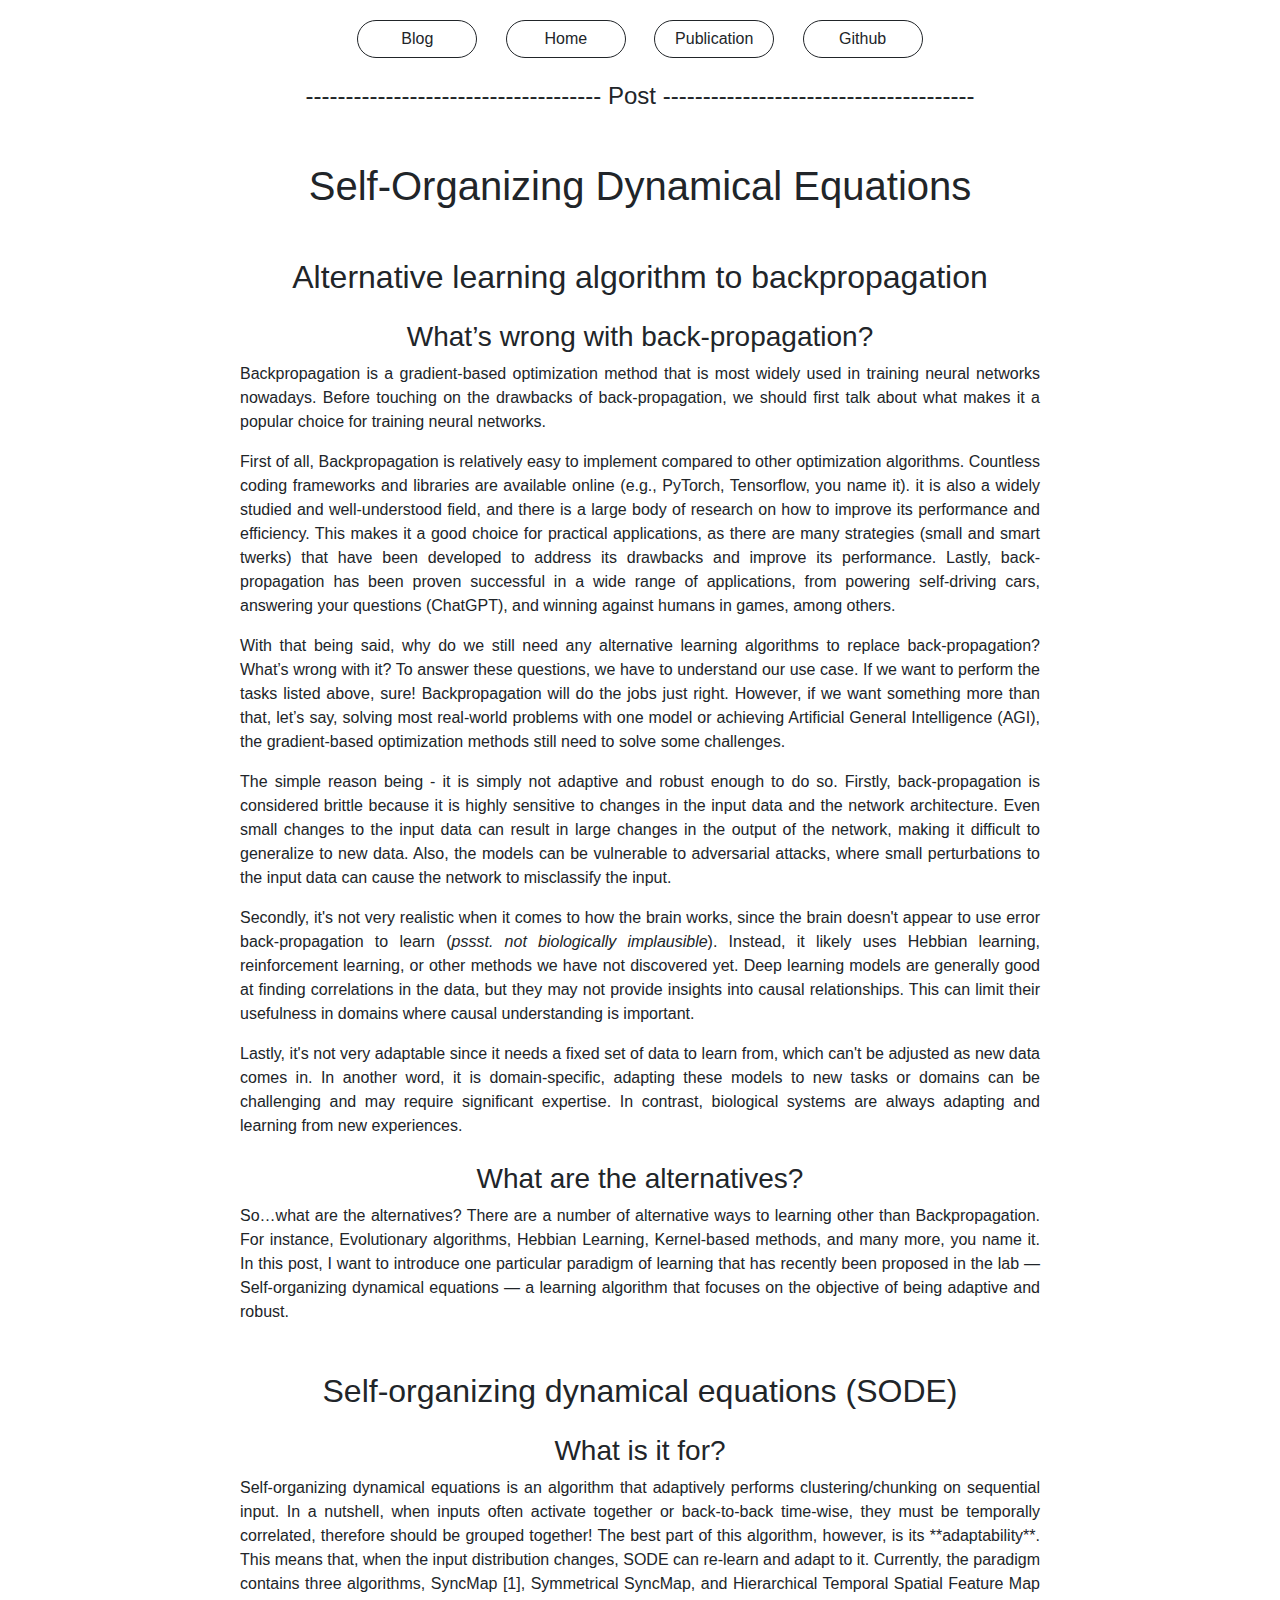
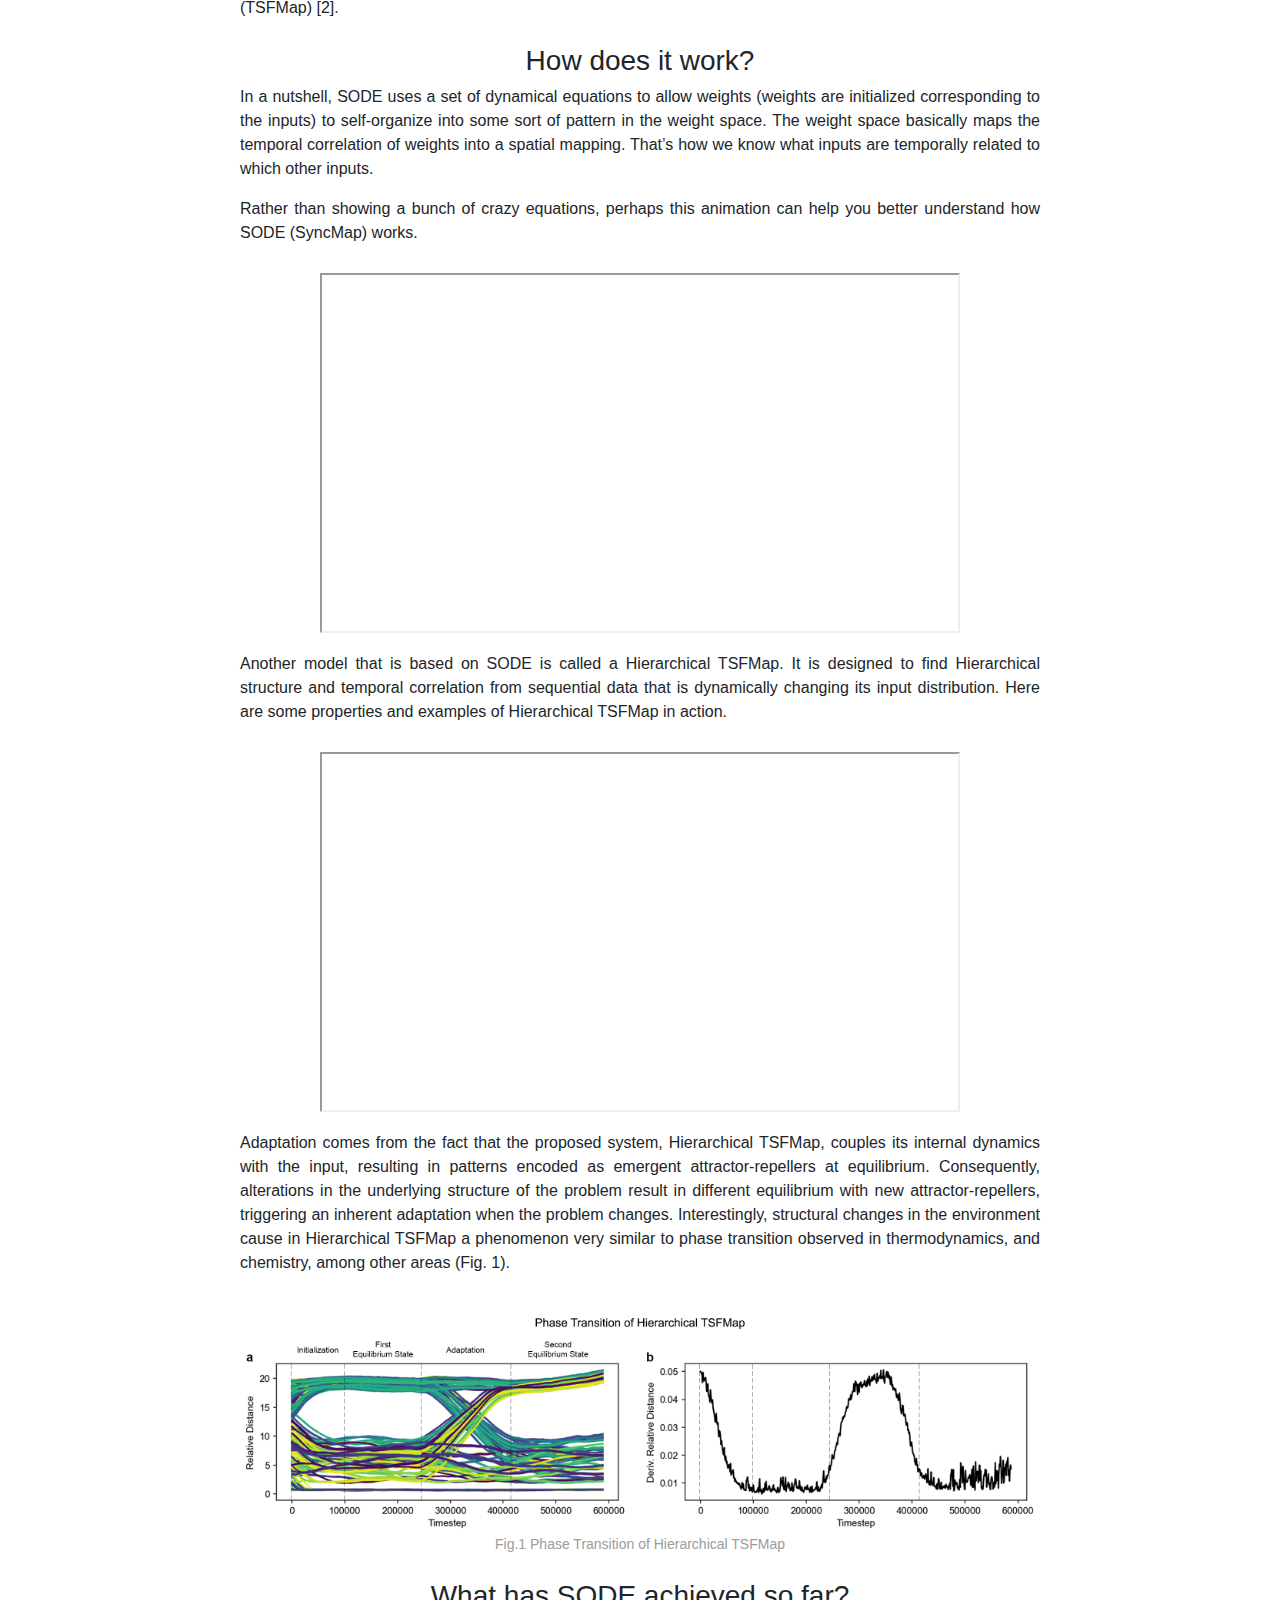
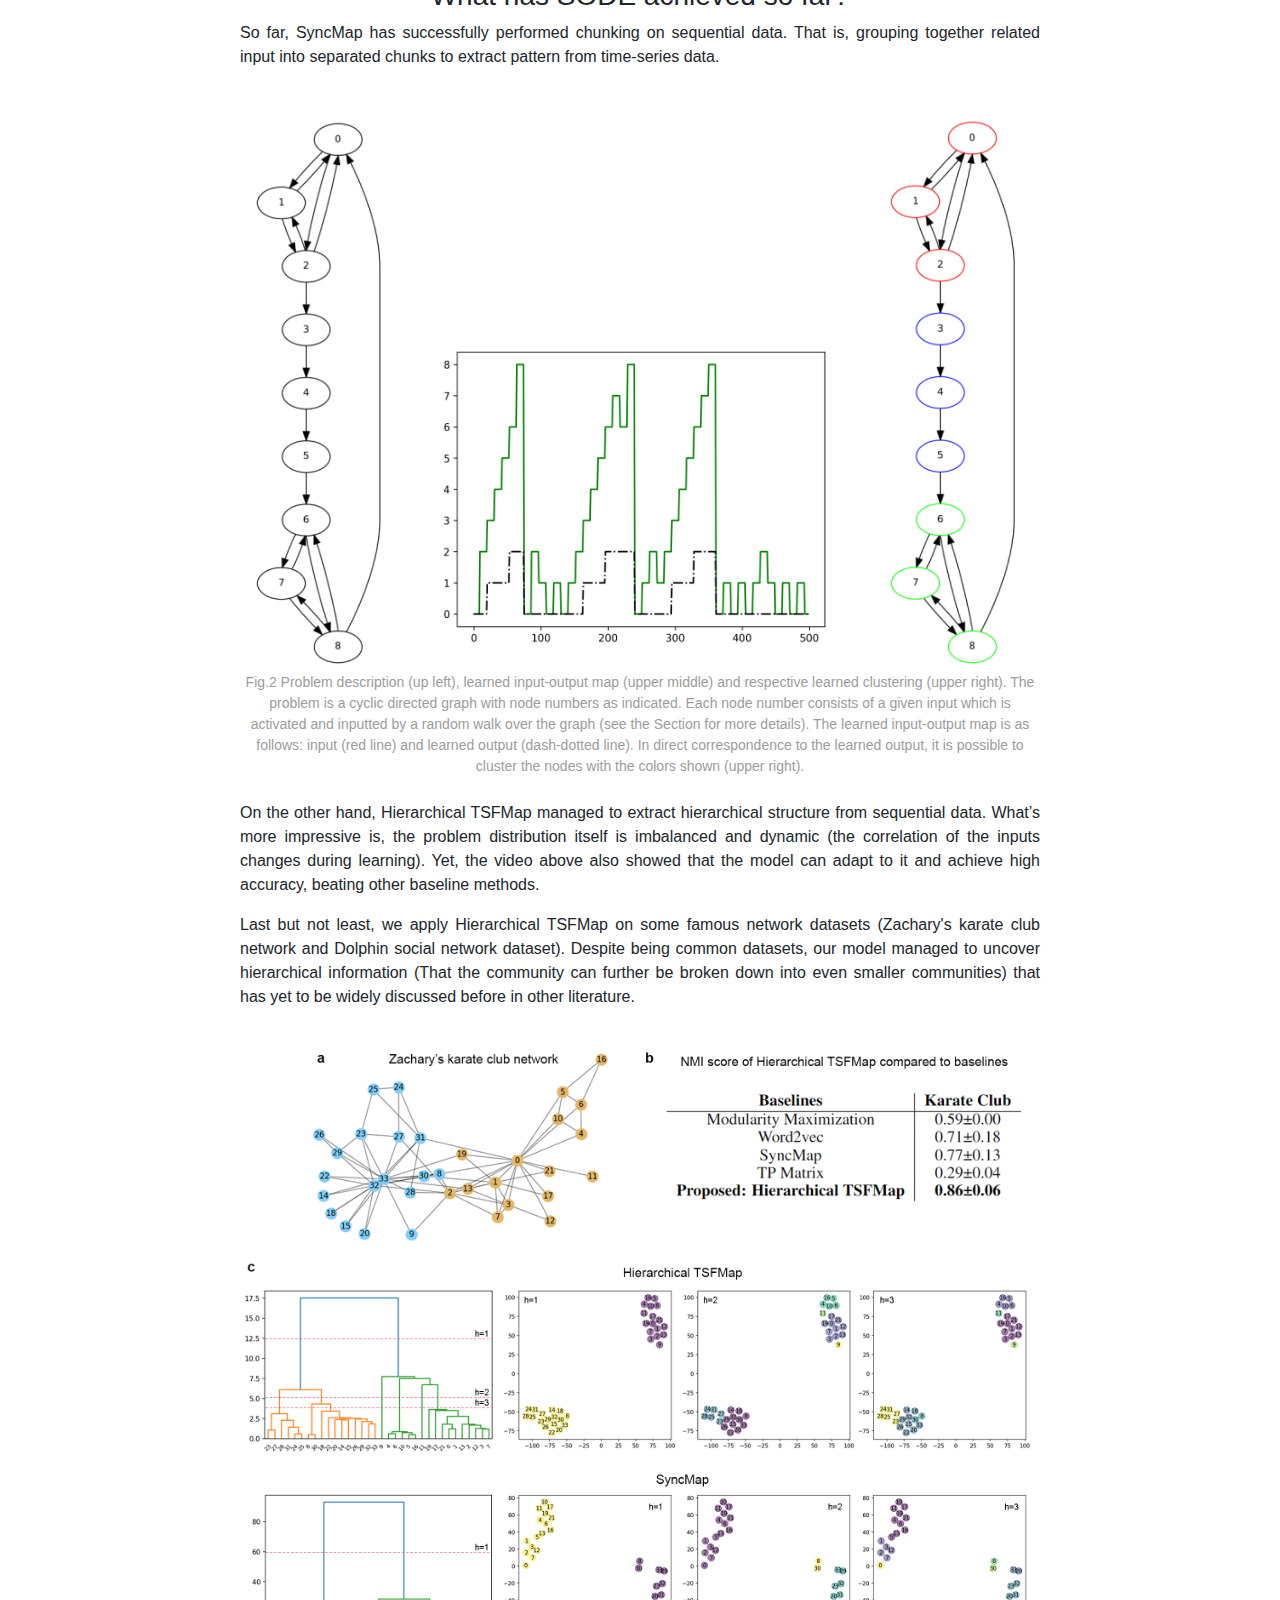
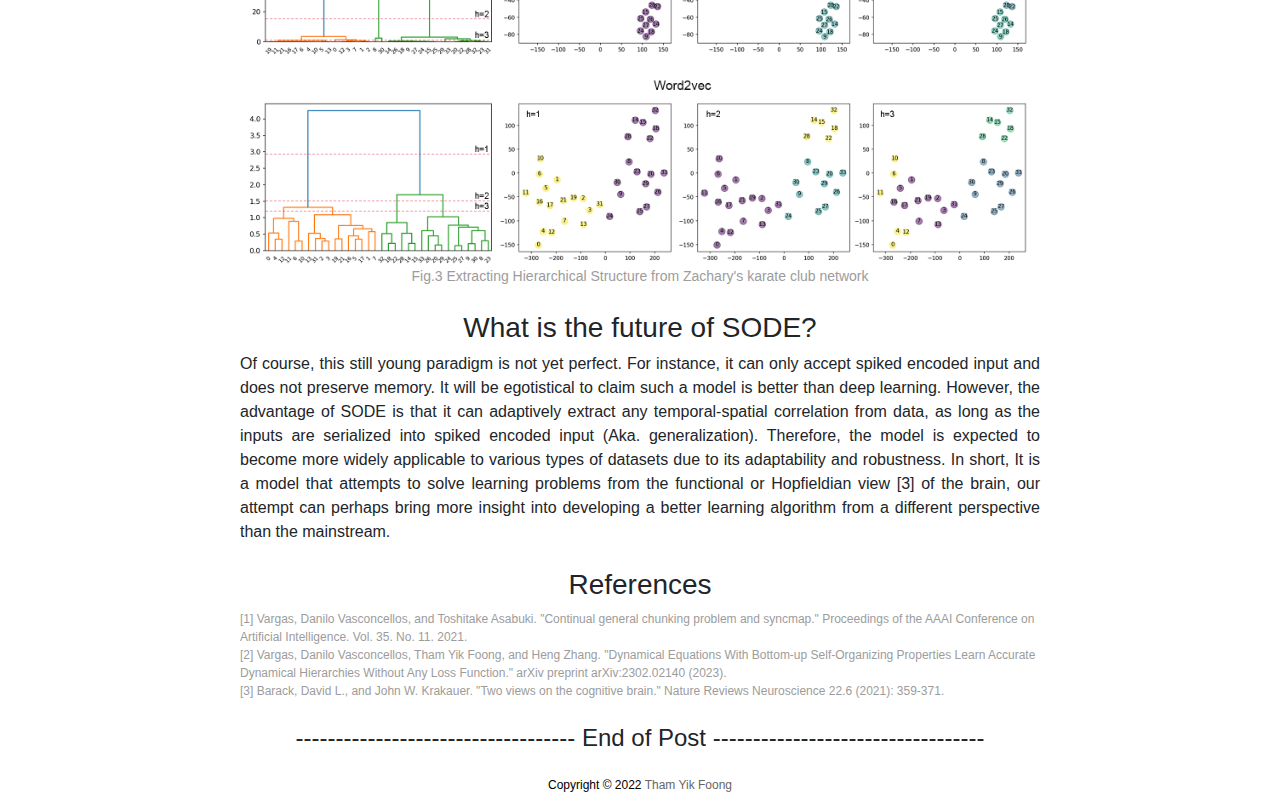
<file: blog/sode.html>
<!doctype html>
<html>
<head>

	<meta charset="utf-8">
	
	 <!-- Deisgned by
	
        
    88888888888 888                                  Y88b   d88P d8b 888           8888888888                                  
        888     888                                   Y88b d88P  Y8P 888           888                                         
        888     888                                    Y88o88P       888           888                                         
        888     88888b.   8888b.  88888b.d88b.          Y888P    888 888  888      8888888  .d88b.   .d88b.  88888b.   .d88b.  
        888     888 "88b     "88b 888 "888 "88b          888     888 888 .88P      888     d88""88b d88""88b 888 "88b d88P"88b 
        888     888  888 .d888888 888  888  888          888     888 888888K       888     888  888 888  888 888  888 888  888 
        888     888  888 888  888 888  888  888          888     888 888 "88b      888     Y88..88P Y88..88P 888  888 Y88b 888 
        888     888  888 "Y888888 888  888  888          888     888 888  888      888      "Y88P"   "Y88P"  888  888  "Y88888 
                                                                                                                           888 
                                                                                                                      Y8b d88P 
                                                                                                                       "Y88P"  

    # https://zfoong.github.io/

	-->
	
	<meta name="viewport" content="width=device-width, initial-scale=1">
	<meta name="description" content="A Github Profile Page">
	<meta name="keywords" content="Tham Yik Foong, Github, Webpage">
	<meta name="robots" content="index,follow">
	<meta name="author" content="Tham Yik Foong" />
	<title>Foong's Profile</title>
	
	<meta property="og:title" content="Foong's Profile" />
	<meta property="og:description" content="A Github Profile Page" />
	<meta property="og:type" content="article" />
	<meta property="og:site_name" content="Foong's Profile" />
	<meta property="og:image" content="graphic/type-icon.png" />
	
	<link rel="icon" type="../image/png" href="graphic/favicon.ico" />
	<link rel="stylesheet" href="../css/bootstrap.min.css" type="text/css">	
	<link rel="stylesheet" href="../css/index.css" type="text/css">
	<link rel="stylesheet" href="../css/post.css" type="text/css">
	<script src="https://ajax.googleapis.com/ajax/libs/jquery/3.2.1/jquery.min.js"></script>
	<script src="https://maxcdn.bootstrapcdn.com/bootstrap/3.3.7/js/bootstrap.min.js"></script>
	
</head>
	
<body>
	<div id="wrapper">
		
		<div class="section-divider"></div>
		
		<section id="link-section" class="section">
			<a href="../blog.html">Blog</a>
			<a href="../index.html">Home</a>
			<a href="https://scholar.google.com/citations?user=Q24NWS4AAAAJ">Publication</a>
			<a href="https://github.com/zfoong">Github</a>
		</section>
		
		<section id="post-section" class="section">
		<div class="section-divider">
			<span>------------------------------------- Post ---------------------------------------</span>
		</div>
		
		<div id="blog-post">
		
		<h1 id=post-title>Self-Organizing Dynamical Equations</h1>
		
		<h2>Alternative learning algorithm to backpropagation</h2>

		<h3>What’s wrong with back-propagation?</h3>

		<p>
		Backpropagation is a gradient-based optimization method that is most widely used in training neural networks nowadays. Before touching on the drawbacks of back-propagation, we should first talk about what makes it a popular choice for training neural networks. 
		</p>

		<p>
		First of all, Backpropagation is relatively easy to implement compared to other optimization algorithms. Countless coding frameworks and libraries are available online (e.g., PyTorch, Tensorflow, you name it). it is also a widely studied and well-understood field, and there is a large body of research on how to improve its performance and efficiency. This makes it a good choice for practical applications, as there are many strategies (small and smart twerks) that have been developed to address its drawbacks and improve its performance. Lastly, back-propagation has been proven successful in a wide range of applications, from powering self-driving cars, answering your questions (ChatGPT), and winning against humans in games, among others.
		</p>
		
		<p>
		With that being said, why do we still need any alternative learning algorithms to replace back-propagation? What’s wrong with it? To answer these questions, we have to understand our use case. If we want to perform the tasks listed above, sure! Backpropagation will do the jobs just right. However, if we want something more than that, let’s say, solving most real-world problems with one model or achieving Artificial General Intelligence (AGI), the gradient-based optimization methods still need to solve some challenges.
		</p>
		
		<p>
		The simple reason being - it is simply not adaptive and robust enough to do so. Firstly, back-propagation is considered brittle because it is highly sensitive to changes in the input data and the network architecture. Even small changes to the input data can result in large changes in the output of the network, making it difficult to generalize to new data. Also, the models can be vulnerable to adversarial attacks, where small perturbations to the input data can cause the network to misclassify the input. 
		</p>
		
		<p>
		Secondly, it's not very realistic when it comes to how the brain works, since the brain doesn't appear to use error back-propagation to learn (<i>pssst. not biologically implausible</i>). Instead, it likely uses Hebbian learning, reinforcement learning, or other methods we have not discovered yet. Deep learning models are generally good at finding correlations in the data, but they may not provide insights into causal relationships. This can limit their usefulness in domains where causal understanding is important.
		</p>
		
		<p>
		Lastly, it's not very adaptable since it needs a fixed set of data to learn from, which can't be adjusted as new data comes in. In another word, it is domain-specific, adapting these models to new tasks or domains can be challenging and may require significant expertise. In contrast, biological systems are always adapting and learning from new experiences.
		</p>

		<h3>What are the alternatives?</h3>
		
		<p>
		So…what are the alternatives? There are a number of alternative ways to learning other than Backpropagation. For instance, Evolutionary algorithms, Hebbian Learning, Kernel-based methods, and many more, you name it. In this post, I want to introduce one particular paradigm of learning that has recently been proposed in the lab — Self-organizing dynamical equations — a learning algorithm that focuses on the objective of being adaptive and robust. 
		</p>

		<h2>Self-organizing dynamical equations (SODE)</h2>

		<h3>What is it for?</h3>

		<p>
		Self-organizing dynamical equations is an algorithm that adaptively performs clustering/chunking on sequential input. In a nutshell, when inputs often activate together or back-to-back time-wise, they must be temporally correlated, therefore should be grouped together! The best part of this algorithm, however, is its **adaptability**. This means that, when the input distribution changes, SODE can re-learn and adapt to it. Currently, the paradigm contains three algorithms, SyncMap [1], Symmetrical SyncMap, and Hierarchical Temporal Spatial Feature Map (TSFMap) [2].
		</p>

		<h3>How does it work?</h3>

		<p>
		In a nutshell, SODE uses a set of dynamical equations to allow weights (weights are initialized corresponding to the inputs) to self-organize into some sort of pattern in the weight space. The weight space basically maps the temporal correlation of weights into a spatial mapping. That’s how we know what inputs are temporally related to which other inputs.
		</p>
		
		<p>
		Rather than showing a bunch of crazy equations, perhaps this animation can help you better understand how SODE (SyncMap) works.
		</p>
		
		<iframe src="https://www.youtube.com/embed/89Gn2EvdLRo"></iframe>

		<p>
		Another model that is based on SODE is called a Hierarchical TSFMap. It is designed to find Hierarchical structure and temporal correlation from sequential data that is dynamically changing its input distribution. Here are some properties and examples of Hierarchical TSFMap in action.
		</p>
		
		<iframe src="https://www.youtube.com/embed/kWhTJG5XYmQ"></iframe>
		
		<p>
		Adaptation comes from the fact that the proposed system, Hierarchical TSFMap, couples its internal dynamics with the input, resulting in patterns encoded as emergent attractor-repellers at
		equilibrium. Consequently, alterations in the underlying structure of the problem result in different equilibrium with new attractor-repellers, triggering an inherent adaptation when the problem changes. Interestingly, structural changes in the environment cause in Hierarchical TSFMap a phenomenon very similar to phase transition observed in thermodynamics, and chemistry, among other areas (Fig. 1).
		</p>
		
		<img alt="Phase Transition of Hierarchical TSFMap" src="inc/sode/fig_1.png"/>
		<span class="caption">Fig.1 Phase Transition of Hierarchical TSFMap</span>

		<h3>What has SODE achieved so far?</h3>
		
		<p>
		So far, SyncMap has successfully performed chunking on sequential data. That is, grouping together related input into separated chunks to extract pattern from time-series data. 
		</p>
		
		<img alt="SyncMap performs chunking" src="inc/sode/syncmap.PNG"/>
		<span class="caption">Fig.2 Problem description (up left), learned input-output map (upper middle) and respective learned clustering (upper right). The problem is a cyclic directed graph with node numbers as indicated. Each node number consists of a given input which is activated and inputted by a random walk over the graph (see the Section for more details). The learned input-output map is as follows: input (red line) and learned output (dash-dotted line). In direct correspondence to the learned output, it is possible to cluster the nodes with the colors shown (upper right).</span>
		
		<p>
		On the other hand, Hierarchical TSFMap managed to extract hierarchical structure from sequential data. What’s more impressive is, the problem distribution itself is imbalanced and dynamic (the correlation of the inputs changes during learning). Yet, the video above also showed that the model can adapt to it and achieve high accuracy, beating other baseline methods. 
		</p>
		
		<p>
		Last but not least, we apply Hierarchical TSFMap on some famous network datasets (Zachary's karate club network and Dolphin social network dataset). Despite being common datasets, our model managed to uncover hierarchical information (That the community can further be broken down into even smaller communities) that has yet to be widely discussed before in other literature.
		</p>
		
		<img alt="Extracting Hierarchical Structure from Zachary's karate club network" src="inc/sode/ext_fig11_1.png"/>
		<span class="caption">Fig.3 Extracting Hierarchical Structure from Zachary's karate club network</span>

		<h3>What is the future of SODE?</h3>

		<p>
		Of course, this still young paradigm is not yet perfect. For instance, it can only accept spiked encoded input and does not preserve memory. It will be egotistical to claim such a model is better than deep learning. However, the advantage of SODE is that it can adaptively extract any temporal-spatial correlation from data, as long as the inputs are serialized into spiked encoded input (Aka. generalization). Therefore, the model is expected to become more widely applicable to various types of datasets due to its adaptability and robustness. In short, It is a model that attempts to solve learning problems from the functional or Hopfieldian view [3] of the brain, our attempt can perhaps bring more insight into developing a better learning algorithm from a different perspective than the mainstream.
		</p>
		
		<h3>References</h3>
		<div id="reference-section">
			<span>[1] Vargas, Danilo Vasconcellos, and Toshitake Asabuki. "Continual general chunking problem and syncmap." Proceedings of the AAAI Conference on Artificial Intelligence. Vol. 35. No. 11. 2021.</span>
			<span>[2] Vargas, Danilo Vasconcellos, Tham Yik Foong, and Heng Zhang. "Dynamical Equations With Bottom-up Self-Organizing Properties Learn Accurate Dynamical Hierarchies Without Any Loss Function." arXiv preprint arXiv:2302.02140 (2023).</span>
			<span>[3] Barack, David L., and John W. Krakauer. "Two views on the cognitive brain." Nature Reviews Neuroscience 22.6 (2021): 359-371.</span>
		</div>
		
		</div>
		
		
		
		<div class="section-divider">
			<span>----------------------------------- End of Post ----------------------------------</span>
		</div>
		</section>

		<div id="footer">
			<p class="copyright-p">Copyright © 2022 <span style="color:#666;">Tham Yik Foong</span></p>
		</div>
	</div>
</body>

</html>
</file>
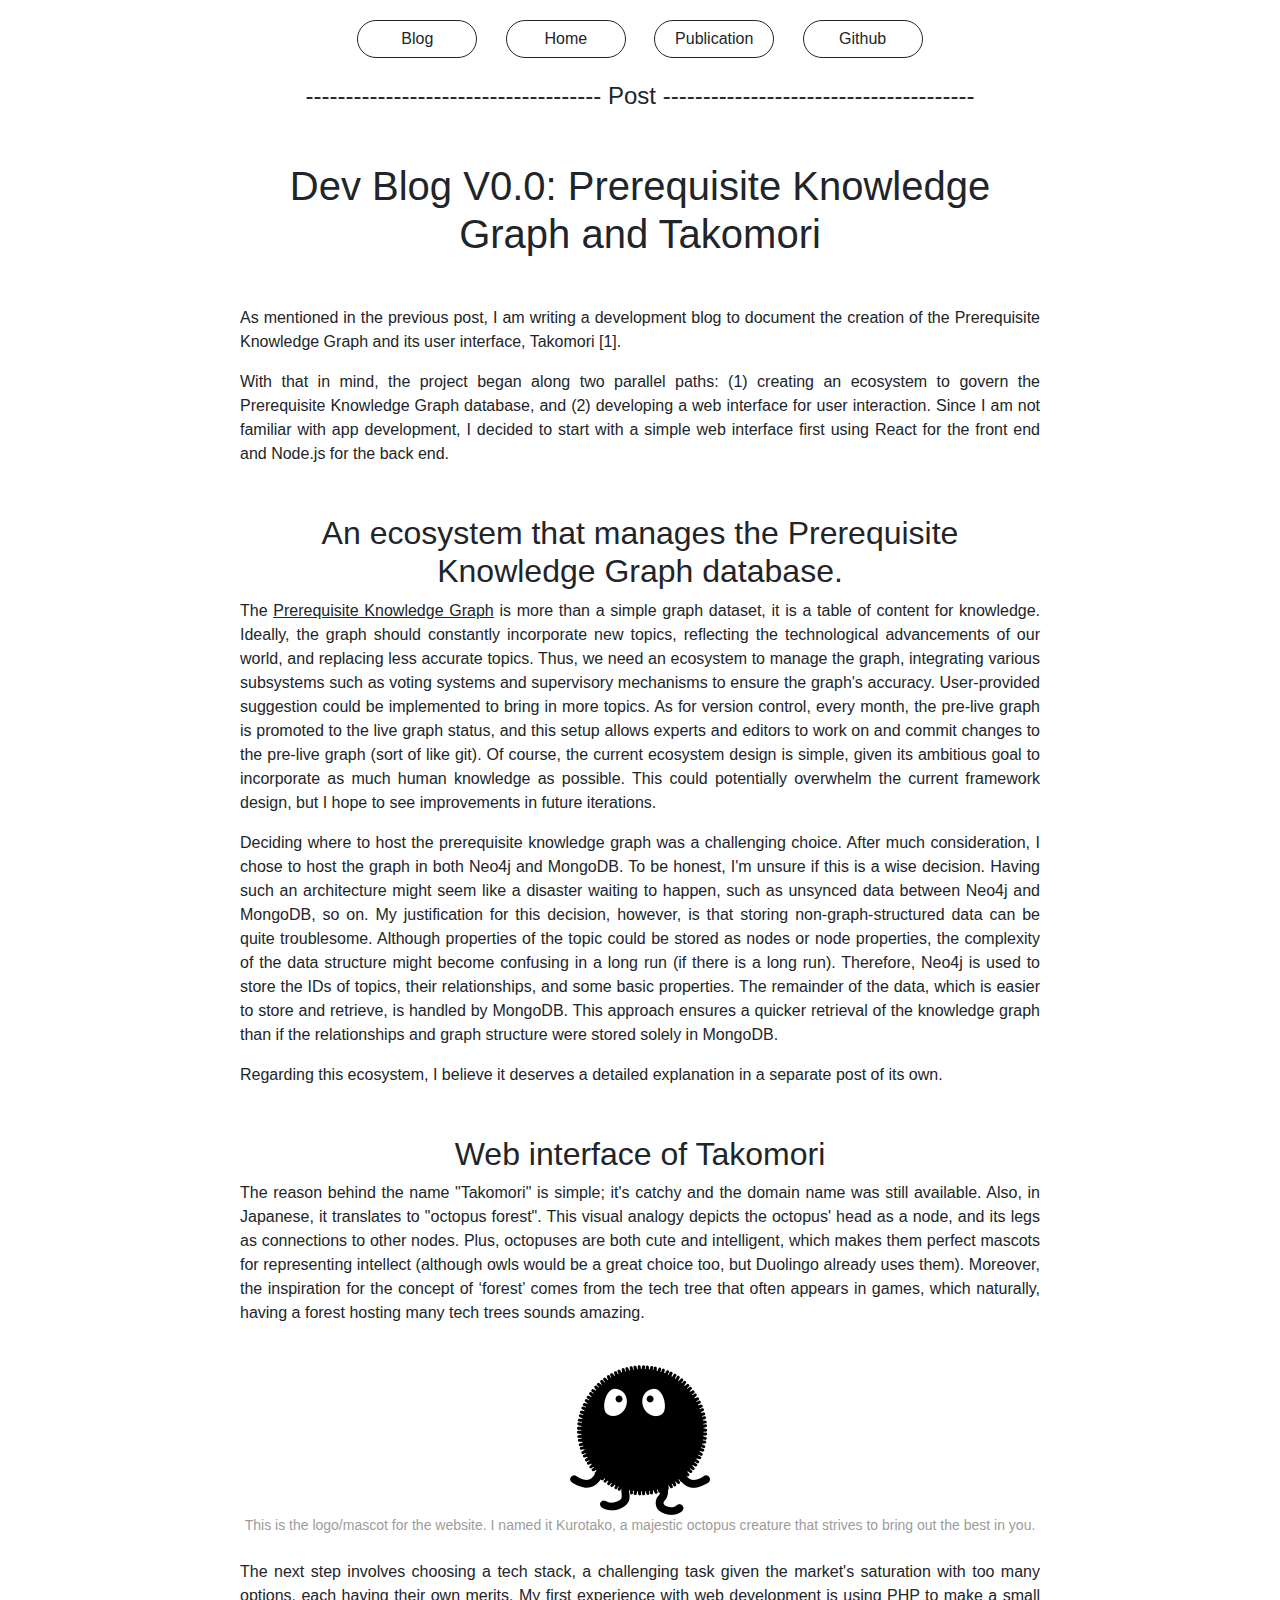
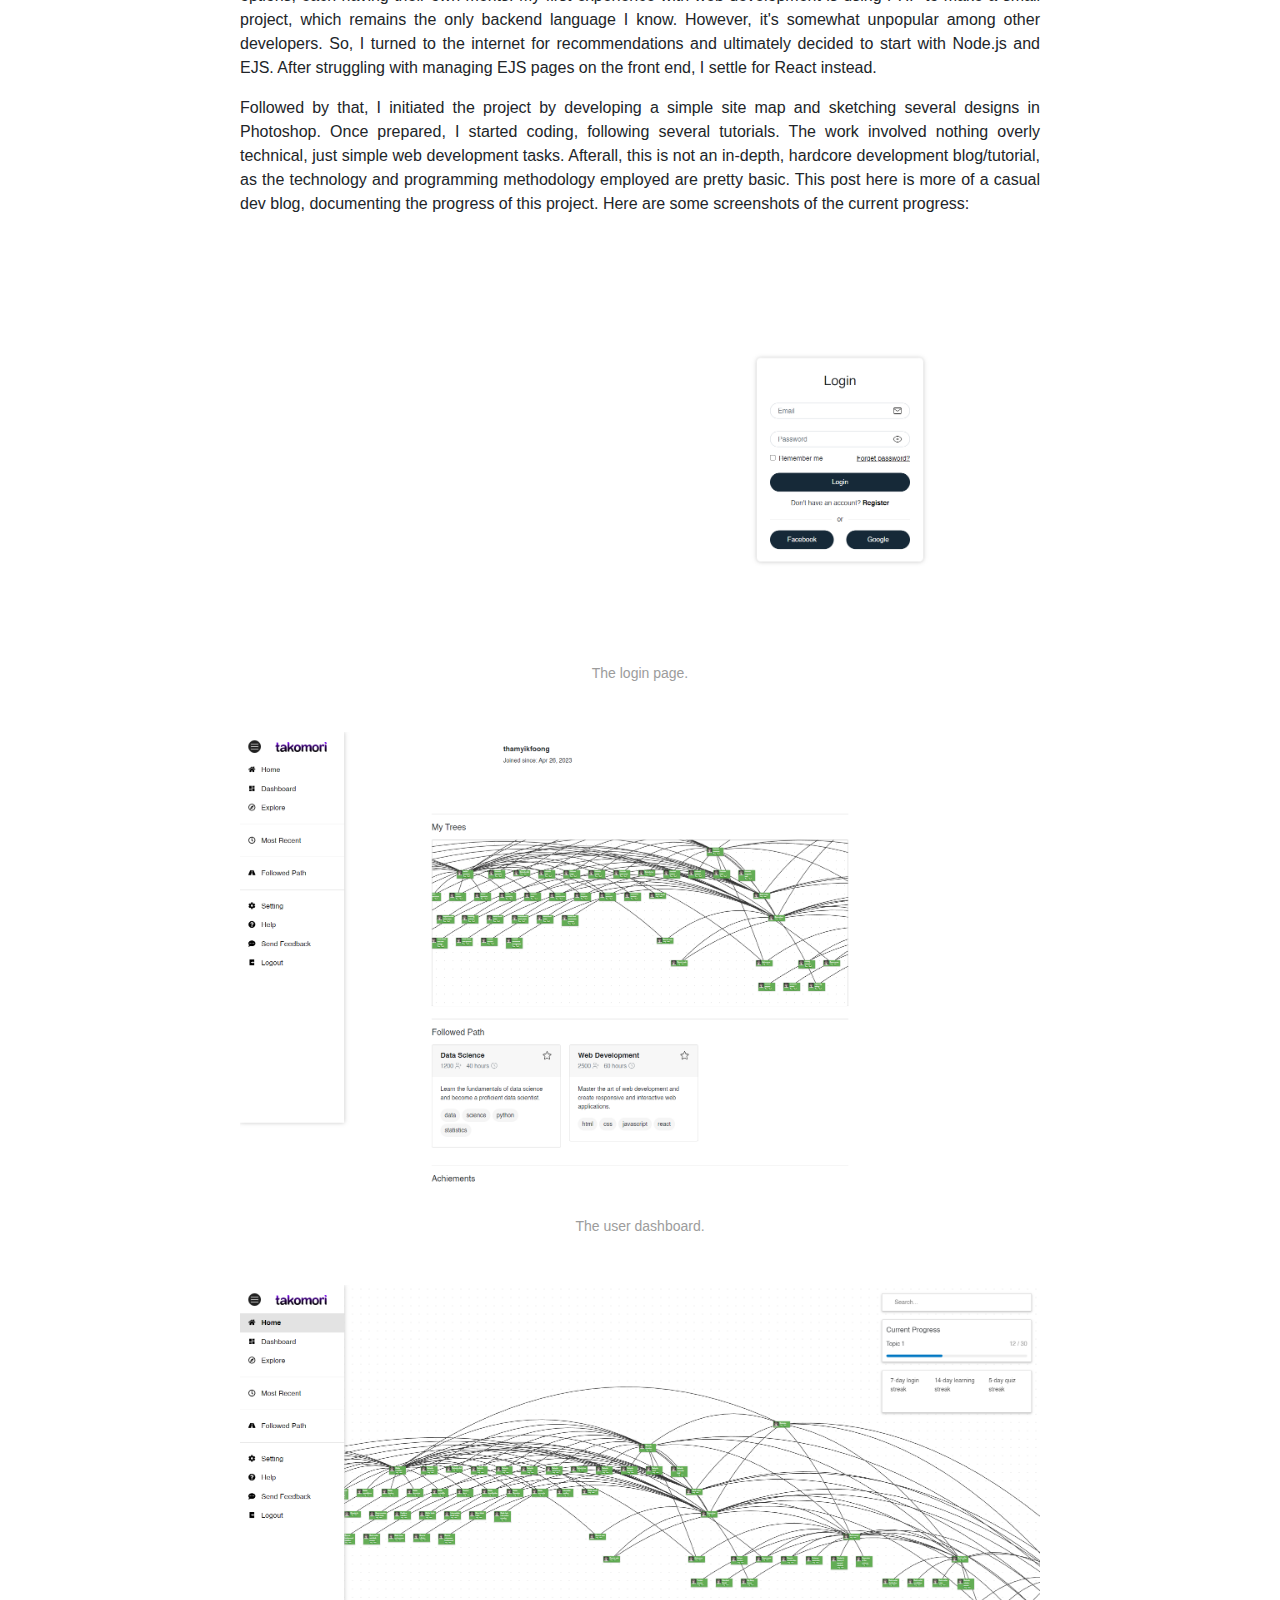
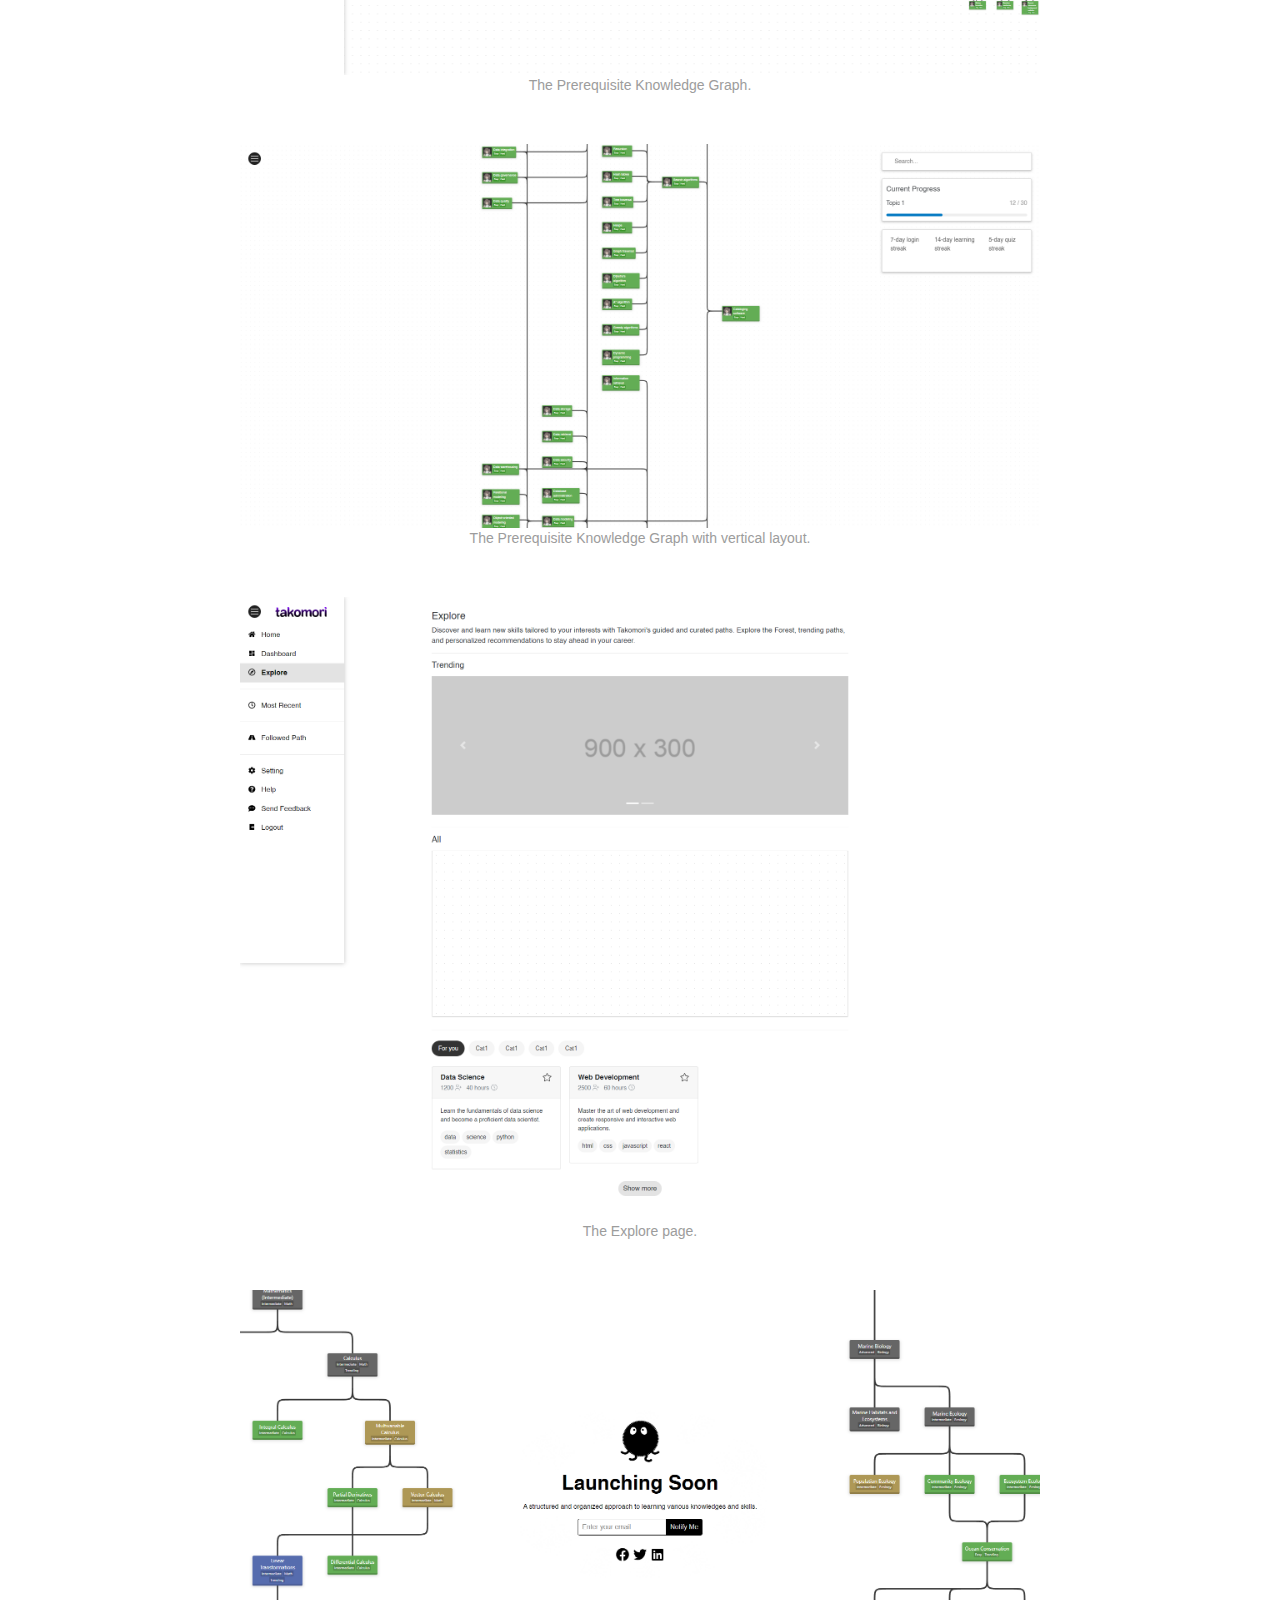
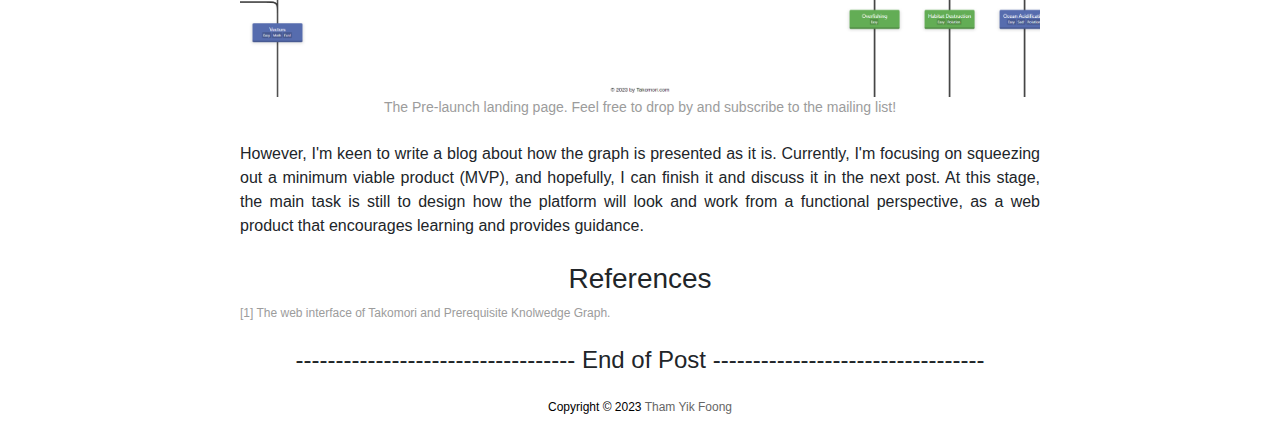
<file: blog/takomori-dev-0.html>
<!doctype html>
<html>
<head>

	<meta charset="utf-8">
	
	 <!-- Deisgned by
	
        
    88888888888 888                                  Y88b   d88P d8b 888           8888888888                                  
        888     888                                   Y88b d88P  Y8P 888           888                                         
        888     888                                    Y88o88P       888           888                                         
        888     88888b.   8888b.  88888b.d88b.          Y888P    888 888  888      8888888  .d88b.   .d88b.  88888b.   .d88b.  
        888     888 "88b     "88b 888 "888 "88b          888     888 888 .88P      888     d88""88b d88""88b 888 "88b d88P"88b 
        888     888  888 .d888888 888  888  888          888     888 888888K       888     888  888 888  888 888  888 888  888 
        888     888  888 888  888 888  888  888          888     888 888 "88b      888     Y88..88P Y88..88P 888  888 Y88b 888 
        888     888  888 "Y888888 888  888  888          888     888 888  888      888      "Y88P"   "Y88P"  888  888  "Y88888 
                                                                                                                           888 
                                                                                                                      Y8b d88P 
                                                                                                                       "Y88P"  

    # https://zfoong.github.io/

	-->
	
	<meta name="viewport" content="width=device-width, initial-scale=1">
	<meta name="description" content="A Github Profile Page">
	<meta name="keywords" content="Tham Yik Foong, Github, Webpage">
	<meta name="robots" content="index,follow">
	<meta name="author" content="Tham Yik Foong" />
	<title>Foong's Profile</title>
	
	<meta property="og:title" content="Foong's Profile" />
	<meta property="og:description" content="A Github Profile Page" />
	<meta property="og:type" content="article" />
	<meta property="og:site_name" content="Foong's Profile" />
	<meta property="og:image" content="graphic/type-icon.png" />
	
	<link rel="icon" type="../image/png" href="graphic/favicon.ico" />
	<link rel="stylesheet" href="../css/bootstrap.min.css" type="text/css">	
	<link rel="stylesheet" href="../css/index.css" type="text/css">
	<link rel="stylesheet" href="../css/post.css" type="text/css">
	<script src="https://ajax.googleapis.com/ajax/libs/jquery/3.2.1/jquery.min.js"></script>
	<script src="https://maxcdn.bootstrapcdn.com/bootstrap/3.3.7/js/bootstrap.min.js"></script>
	
</head>
	
<body>
	<div id="wrapper">
		
		<div class="section-divider"></div>
		
		<section id="link-section" class="section">
			<a href="../blog.html">Blog</a>
			<a href="../index.html">Home</a>
			<a href="https://scholar.google.com/citations?user=Q24NWS4AAAAJ">Publication</a>
			<a href="https://github.com/zfoong">Github</a>
		</section>
		
		<section id="post-section" class="section">
		<div class="section-divider">
			<span>------------------------------------- Post ---------------------------------------</span>
		</div>
		
		<div id="blog-post">
		
		<h1 id=post-title>Dev Blog V0.0: Prerequisite Knowledge Graph and Takomori</h1>

		<p>
		As mentioned in the previous post, I am writing a development blog to document the creation of the Prerequisite Knowledge Graph and its user interface, Takomori [1].
		</p>

		<p>
		With that in mind, the project began along two parallel paths: (1) creating an ecosystem to govern the Prerequisite Knowledge Graph database, and (2) developing a web interface for user interaction. Since I am not familiar with app development, I decided to start with a simple web interface first using React for the front end and Node.js for the back end.
		</p>

		<h2>
		An ecosystem that manages the Prerequisite Knowledge Graph database.
		</h2>
		
		<p>
		The <u><a href="https://zfoong.github.io/blog/prerequisite-knowledge-graph.html">Prerequisite Knowledge Graph</a></u> is more than a simple graph dataset, it is a table of content for knowledge. Ideally, the graph should constantly incorporate new topics, reflecting the technological advancements of our world, and replacing less accurate topics. Thus, we need an ecosystem to manage the graph, integrating various subsystems such as voting systems and supervisory mechanisms to ensure the graph's accuracy. User-provided suggestion could be implemented to bring in more topics. As for version control, every month, the pre-live graph is promoted to the live graph status, and this setup allows experts and editors to work on and commit changes to the pre-live graph (sort of like git). Of course, the current ecosystem design is simple, given its ambitious goal to incorporate as much human knowledge as possible. This could potentially overwhelm the current framework design, but I hope to see improvements in future iterations.
		</p>
		
		<p>
		Deciding where to host the prerequisite knowledge graph was a challenging choice. After much consideration, I chose to host the graph in both Neo4j and MongoDB. To be honest, I'm unsure if this is a wise decision. Having such an architecture might seem like a disaster waiting to happen, such as unsynced data between Neo4j and MongoDB, so on. My justification for this decision, however, is that storing non-graph-structured data can be quite troublesome. Although properties of the topic could be stored as nodes or node properties, the complexity of the data structure might become confusing in a long run (if there is a long run). Therefore, Neo4j is used to store the IDs of topics, their relationships, and some basic properties. The remainder of the data, which is easier to store and retrieve, is handled by MongoDB. This approach ensures a quicker retrieval of the knowledge graph than if the relationships and graph structure were stored solely in MongoDB.
		</p>
		
		<p>
		Regarding this ecosystem, I believe it deserves a detailed explanation in a separate post of its own.
		</p>
		
		<h2>
		Web interface of Takomori
		</h2>
		
		<p>
		The reason behind the name "Takomori" is simple; it's catchy and the domain name was still available. Also, in Japanese, it translates to "octopus forest". This visual analogy depicts the octopus' head as a node, and its legs as connections to other nodes. Plus, octopuses are both cute and intelligent, which makes them perfect mascots for representing intellect (although owls would be a great choice too, but Duolingo already uses them). Moreover, the inspiration for the concept of ‘forest’ comes from the tech tree that often appears in games, which naturally, having a forest hosting many tech trees sounds amazing. 
		</p>
		
		<img alt="Kurotako (Logo)" src="inc/takomori-dev-0/logo_sm.png" width="150"/>
		<span class="caption">This is the logo/mascot for the website. I named it Kurotako, a majestic octopus creature that strives to bring out the best in you.</span>
		
		<p>
		The next step involves choosing a tech stack, a challenging task given the market's saturation with too many options, each having their own merits. My first experience with web development is using PHP to make a small project, which remains the only backend language I know. However, it's somewhat unpopular among other developers. So, I turned to the internet for recommendations and ultimately decided to start with Node.js and EJS. After struggling with managing EJS pages on the front end, I settle for React instead.
		</p>
		
		<p>
		Followed by that, I initiated the project by developing a simple site map and sketching several designs in Photoshop. Once prepared, I started coding, following several tutorials. The work involved nothing overly technical, just simple web development tasks. Afterall, this is not an in-depth, hardcore development blog/tutorial, as the technology and programming methodology employed are pretty basic. This post here is more of a casual dev blog, documenting the progress of this project. Here are some screenshots of the current progress:
		</p>
		
		<img alt="Screenshot of progress (login page)" src="inc/takomori-dev-0/ss1.png" width="800"/>
		<span class="caption">The login page.</span>
		
		<img alt="Screenshot of progress (User dashboard)" src="inc/takomori-dev-0/ss2.png" width="800"/>
		<span class="caption">The user dashboard.</span>
		
		<img alt="Screenshot of progress (graph)" src="inc/takomori-dev-0/ss3.png" width="800"/>
		<span class="caption">The Prerequisite Knowledge Graph.</span>
		
		<img alt="Screenshot of progress (graph)" src="inc/takomori-dev-0/ss4.png" width="800"/>
		<span class="caption">The Prerequisite Knowledge Graph with vertical layout.</span>
		
		<img alt="Screenshot of progress (explore)" src="inc/takomori-dev-0/ss5.png" width="800"/>
		<span class="caption">The Explore page.</span>
		
		<img alt="Screenshot of progress (landing page)" src="inc/takomori-dev-0/landing_page.png" width="800"/>
		<span class="caption">The Pre-launch landing page. Feel free to drop by and subscribe to the mailing list!</span>

		<p>
		However, I'm keen to write a blog about how the graph is presented as it is. Currently, I'm focusing on squeezing out a minimum viable product (MVP), and hopefully, I can finish it and discuss it in the next post. At this stage, the main task is still to design how the platform will look and work from a functional perspective, as a web product that encourages learning and provides guidance.
		</p>


		<h3>References</h3>
		<div id="reference-section">
			<span><a href="www.takomori.com">[1] The web interface of Takomori and Prerequisite Knolwedge Graph.</a></span>
		</div>
		
		</div>
		
		
		
		<div class="section-divider">
			<span>----------------------------------- End of Post ----------------------------------</span>
		</div>
		</section>

		<div id="footer">
			<p class="copyright-p">Copyright © 2023 <span style="color:#666;">Tham Yik Foong</span></p>
		</div>
	</div>
</body>

</html>
</file>
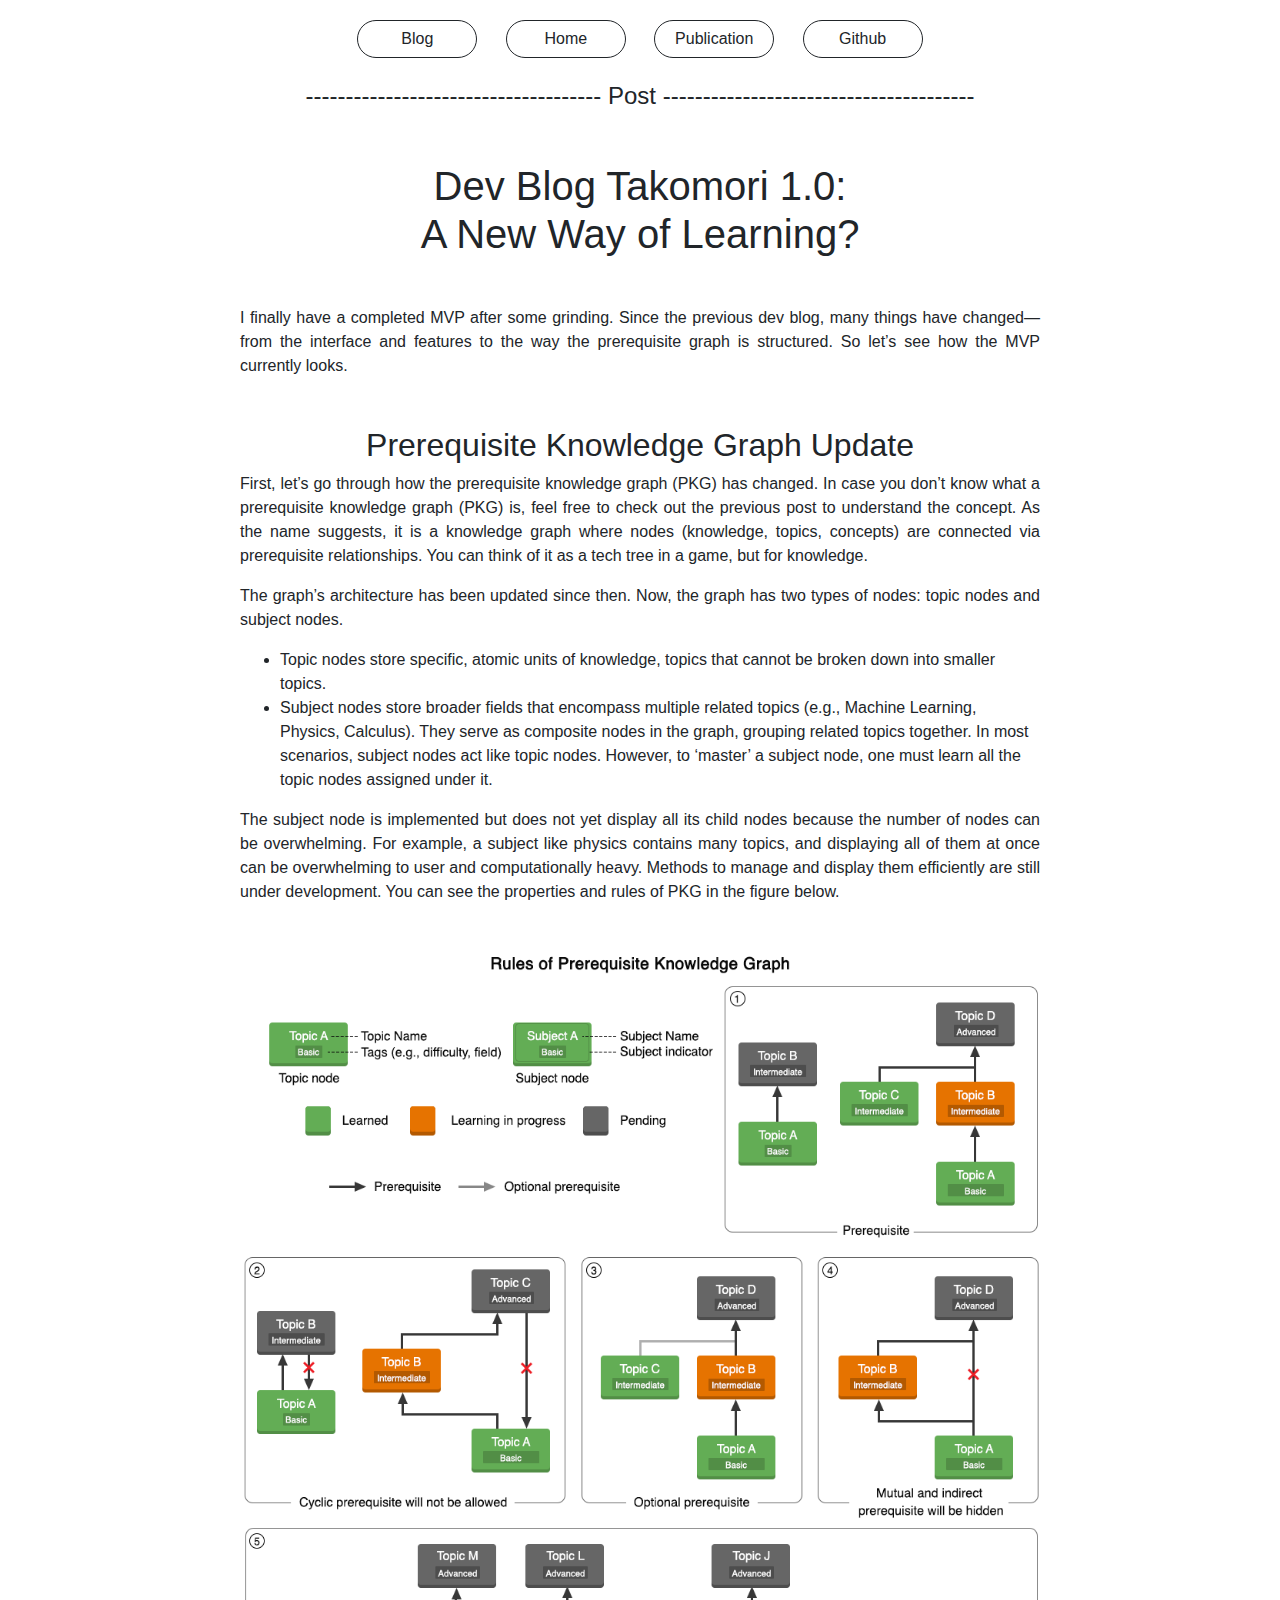
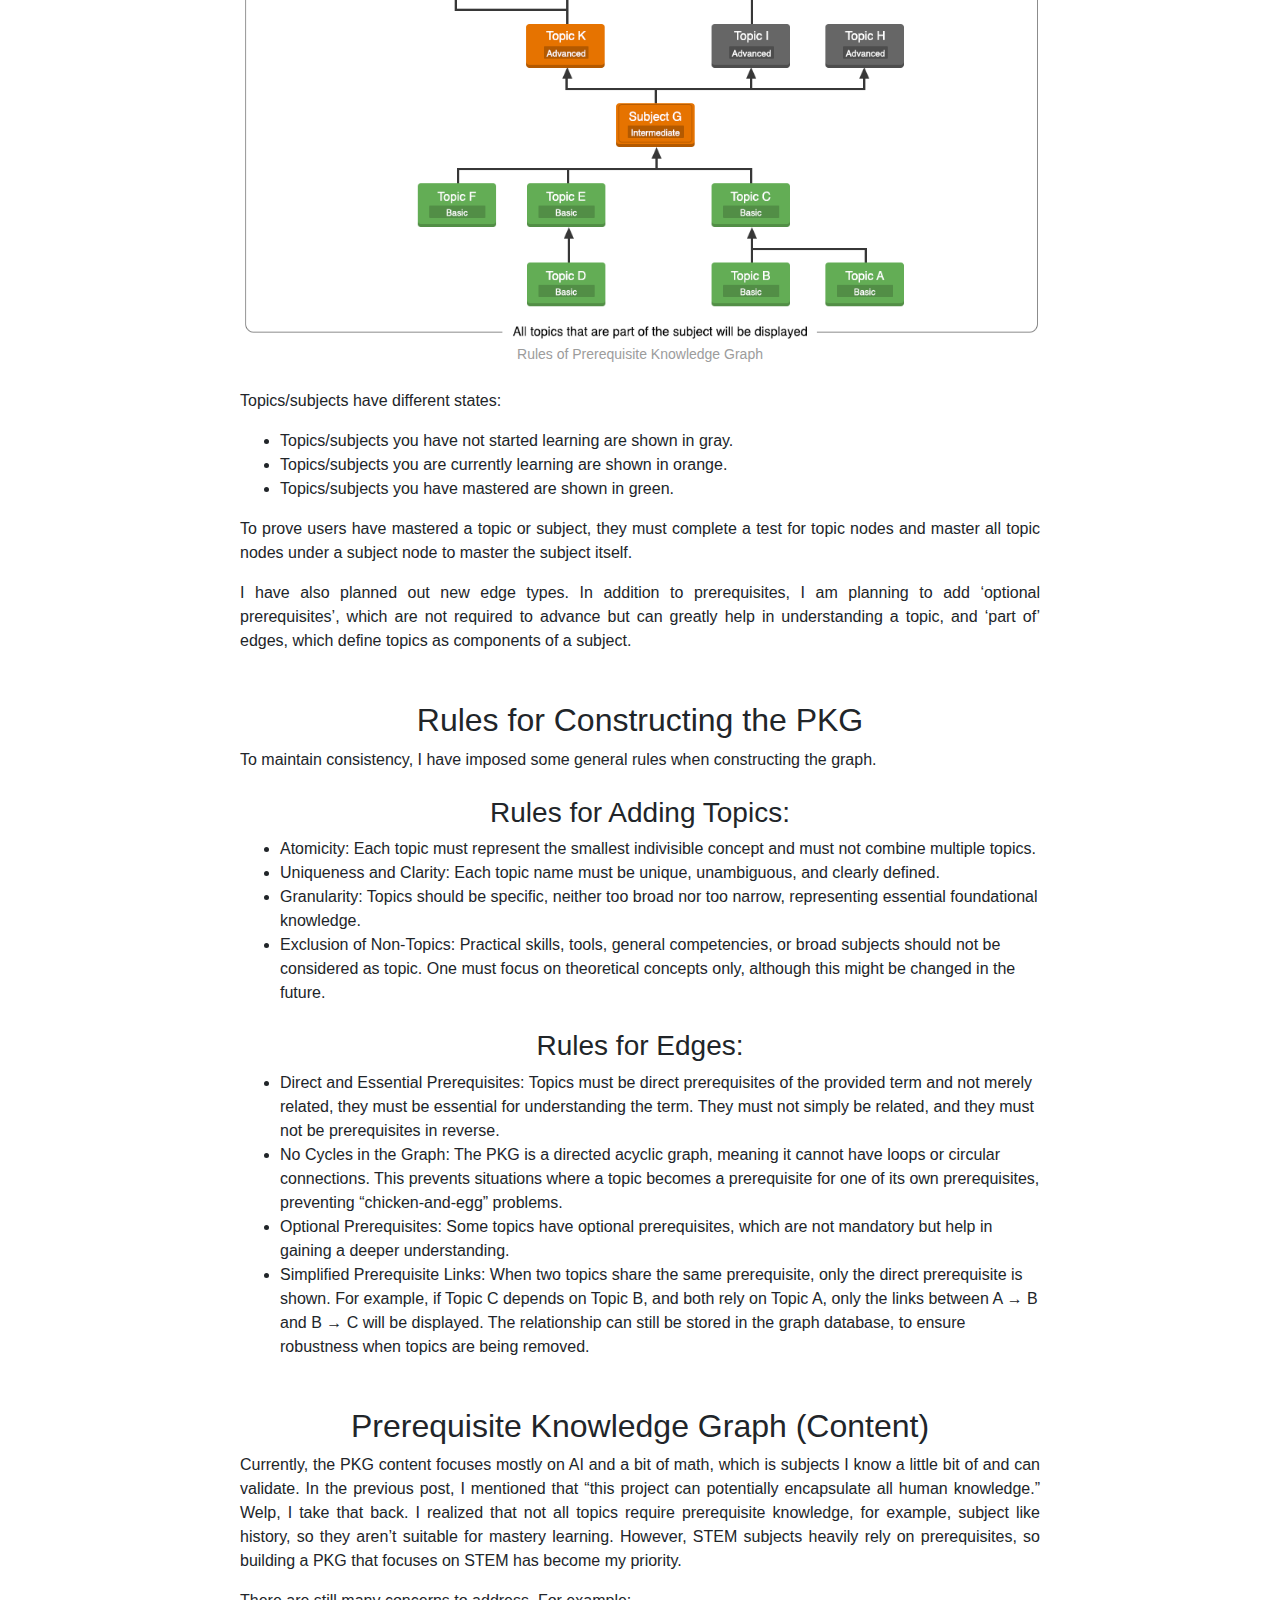
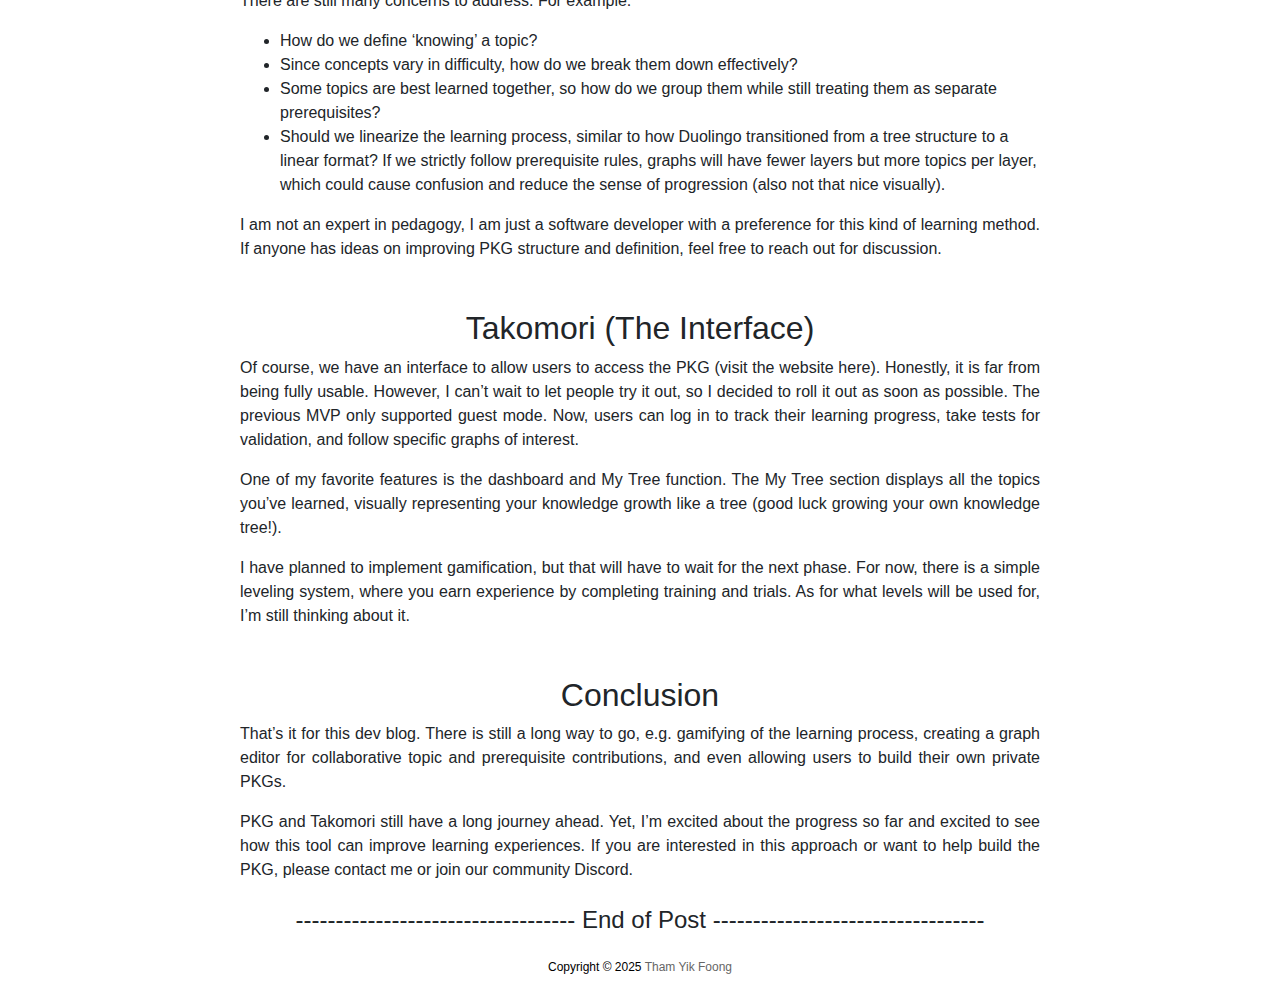
<file: blog/takomori-dev-1.html>
<!doctype html>
<html>
<head>

	<meta charset="utf-8">
	
	 <!-- Deisgned by
	
        
    88888888888 888                                  Y88b   d88P d8b 888           8888888888                                  
        888     888                                   Y88b d88P  Y8P 888           888                                         
        888     888                                    Y88o88P       888           888                                         
        888     88888b.   8888b.  88888b.d88b.          Y888P    888 888  888      8888888  .d88b.   .d88b.  88888b.   .d88b.  
        888     888 "88b     "88b 888 "888 "88b          888     888 888 .88P      888     d88""88b d88""88b 888 "88b d88P"88b 
        888     888  888 .d888888 888  888  888          888     888 888888K       888     888  888 888  888 888  888 888  888 
        888     888  888 888  888 888  888  888          888     888 888 "88b      888     Y88..88P Y88..88P 888  888 Y88b 888 
        888     888  888 "Y888888 888  888  888          888     888 888  888      888      "Y88P"   "Y88P"  888  888  "Y88888 
                                                                                                                           888 
                                                                                                                      Y8b d88P 
                                                                                                                       "Y88P"  

    # https://zfoong.github.io/

	-->
	
	<meta name="viewport" content="width=device-width, initial-scale=1">
	<meta name="description" content="A Github Profile Page">
	<meta name="keywords" content="Tham Yik Foong, Github, Webpage">
	<meta name="robots" content="index,follow">
	<meta name="author" content="Tham Yik Foong" />
	<title>Foong's Profile</title>
	
	<meta property="og:title" content="Foong's Profile" />
	<meta property="og:description" content="A Github Profile Page" />
	<meta property="og:type" content="article" />
	<meta property="og:site_name" content="Foong's Profile" />
	<meta property="og:image" content="graphic/type-icon.png" />
	
	<link rel="icon" type="../image/png" href="graphic/favicon.ico" />
	<link rel="stylesheet" href="../css/bootstrap.min.css" type="text/css">	
	<link rel="stylesheet" href="../css/index.css" type="text/css">
	<link rel="stylesheet" href="../css/post.css" type="text/css">
	<script src="https://ajax.googleapis.com/ajax/libs/jquery/3.2.1/jquery.min.js"></script>
	<script src="https://maxcdn.bootstrapcdn.com/bootstrap/3.3.7/js/bootstrap.min.js"></script>
	
</head>
	
<body>
	<div id="wrapper">
		
		<div class="section-divider"></div>
		
		<section id="link-section" class="section">
			<a href="../blog.html">Blog</a>
			<a href="../index.html">Home</a>
			<a href="https://scholar.google.com/citations?user=Q24NWS4AAAAJ">Publication</a>
			<a href="https://github.com/zfoong">Github</a>
		</section>
		
		<section id="post-section" class="section">
		<div class="section-divider">
			<span>------------------------------------- Post ---------------------------------------</span>
		</div>
		
		<div id="blog-post">
		
		<h1 id=post-title>Dev Blog Takomori 1.0: <br/> A New Way of Learning?</h1>
		
		<p>I finally have a completed MVP after some grinding. Since the <a href="https://zfoong.github.io/blog/takomori-dev-0.html">previous dev blog</a>, many things have changed—from the interface and features to the way the prerequisite graph is structured. So let’s see how the MVP currently looks.</p>

		<h2>Prerequisite Knowledge Graph Update</h2>

		<p>First, let’s go through how the prerequisite knowledge graph (PKG) has changed. In case you don’t know what a prerequisite knowledge graph (PKG) is, feel free to check out the <a href="https://zfoong.github.io/blog/prerequisite-knowledge-graph.html">previous post</a> to understand the concept. As the name suggests, it is a knowledge graph where nodes (knowledge, topics, concepts) are connected via prerequisite relationships. You can think of it as a tech tree in a game, but for knowledge.</p>

		<p>The graph’s architecture has been updated since then. Now, the graph has two types of nodes: topic nodes and subject nodes. </p>

		<ul>
			<li>Topic nodes store specific, atomic units of knowledge, topics that cannot be broken down into smaller topics. </li>
			<li>Subject nodes store broader fields that encompass multiple related topics (e.g., Machine Learning, Physics, Calculus). They serve as composite nodes in the graph, grouping related topics together. In most scenarios, subject nodes act like topic nodes. However, to ‘master’ a subject node, one must learn all the topic nodes assigned under it.</li>
		</ul>
		
		<p>The subject node is implemented but does not yet display all its child nodes because the number of nodes can be overwhelming. For example, a subject like physics contains many topics, and displaying all of them at once can be overwhelming to user and computationally heavy. Methods to manage and display them efficiently are still under development. You can see the properties and rules of PKG in the figure below.</p>
		
		<img alt="Rules of PKG" src="inc/takomori-dev-1/rules_of_PKG_plus.png"/>	
		<span class="caption">Rules of Prerequisite Knowledge Graph</span>
		
		<p>Topics/subjects have different states:</p>
		<ul>
			<li>Topics/subjects you have not started learning are shown in gray.</li>
			<li>Topics/subjects you are currently learning are shown in orange.</li>
			<li>Topics/subjects you have mastered are shown in green.</li>
		</ul>
		
		<p>To prove users have mastered a topic or subject, they must complete a test for topic nodes and master all topic nodes under a subject node to master the subject itself.</p>
		<p>I have also planned out new edge types. In addition to prerequisites, I am planning to add ‘optional prerequisites’, which are not required to advance but can greatly help in understanding a topic, and ‘part of’ edges, which define topics as components of a subject.</p>
		
		<h2>Rules for Constructing the PKG</h2>
		
		<p>To maintain consistency, I have imposed some general rules when constructing the graph.</p>
		
		<h3>Rules for Adding Topics:</h3>
		
		<ul>
			<li>Atomicity: Each topic must represent the smallest indivisible concept and must not combine multiple topics.</li>
			<li>Uniqueness and Clarity: Each topic name must be unique, unambiguous, and clearly defined.</li>
			<li>Granularity: Topics should be specific, neither too broad nor too narrow, representing essential foundational knowledge. </li>
			<li>Exclusion of Non-Topics: Practical skills, tools, general competencies, or broad subjects should not be considered as topic. One must focus on theoretical concepts only, although this might be changed in the future.</li>
		</ul>
		
		<h3>Rules for Edges:</h3>
		
		<ul>
			<li>Direct and Essential Prerequisites: Topics must be direct prerequisites of the provided term and not merely related, they must be essential for understanding the term. They must not simply be related, and they must not be prerequisites in reverse.</li>
			<li>No Cycles in the Graph: The PKG is a directed acyclic graph, meaning it cannot have loops or circular connections. This prevents situations where a topic becomes a prerequisite for one of its own prerequisites, preventing “chicken-and-egg” problems.</li>
			<li>Optional Prerequisites: Some topics have optional prerequisites, which are not mandatory but help in gaining a deeper understanding.</li>
			<li>Simplified Prerequisite Links: When two topics share the same prerequisite, only the direct prerequisite is shown. For example, if Topic C depends on Topic B, and both rely on Topic A, only the links between A → B and B → C will be displayed. The relationship can still be stored in the graph database, to ensure robustness when topics are being removed.</li>
		</ul>
		
		
		<h2>Prerequisite Knowledge Graph (Content)</h2>
		
		<p>Currently, the PKG content focuses mostly on AI and a bit of math, which is subjects I know a little bit of and can validate. In the previous post, I mentioned that “this project can potentially encapsulate all human knowledge.” Welp, I take that back. I realized that not all topics require prerequisite knowledge, for example, subject like history, so they aren’t suitable for mastery learning. However, STEM subjects heavily rely on prerequisites, so building a PKG that focuses on STEM has become my priority.</p>
		
		<p>There are still many concerns to address. For example:</p>
		
		<ul>
			<li>How do we define ‘knowing’ a topic?</li>
			<li>Since concepts vary in difficulty, how do we break them down effectively?</li>
			<li>Some topics are best learned together, so how do we group them while still treating them as separate prerequisites?</li>
			<li>Should we linearize the learning process, similar to how Duolingo transitioned from a tree structure to a linear format? If we strictly follow prerequisite rules, graphs will have fewer layers but more topics per layer, which could cause confusion and reduce the sense of progression (also not that nice visually).</li>
		</ul>
		
		<p>I am not an expert in pedagogy, I am just a software developer with a preference for this kind of learning method. If anyone has ideas on improving PKG structure and definition, feel free to reach out for discussion.</p>
		
		<h2>Takomori (The Interface)</h2>
		
		<p>Of course, we have an interface to allow users to access the PKG (<a href="http://takomori.com/">visit the website here</a>). Honestly, it is far from being fully usable. However, I can’t wait to let people try it out, so I decided to roll it out as soon as possible. The previous MVP only supported guest mode. Now, users can log in to track their learning progress, take tests for validation, and follow specific graphs of interest.</p>
		
		<p>One of my favorite features is the dashboard and My Tree function. The My Tree section displays all the topics you’ve learned, visually representing your knowledge growth like a tree (good luck growing your own knowledge tree!).</p>
		
		<p>I have planned to implement gamification, but that will have to wait for the next phase. For now, there is a simple leveling system, where you earn experience by completing training and trials. As for what levels will be used for, I’m still thinking about it.</p>
		
		<h2>Conclusion</h2>
		
		<p>That’s it for this dev blog. There is still a long way to go, e.g. gamifying of the learning process, creating a graph editor for collaborative topic and prerequisite contributions, and even allowing users to build their own private PKGs.</p>
		
		<p>PKG and Takomori still have a long journey ahead. Yet, I’m excited about the progress so far and excited to see how this tool can improve learning experiences. If you are interested in this approach or want to help build the PKG, please contact me or join our community Discord.</p>
		
		</div>
		
		<div class="section-divider">
			<span>----------------------------------- End of Post ----------------------------------</span>
		</div>
		</section>

		<div id="footer">
			<p class="copyright-p">Copyright © 2025 <span style="color:#666;">Tham Yik Foong</span></p>
		</div>
	</div>
</body>

</html>
</file>
<file: css/index.css>
@charset "utf-8";

@-webkit-keyframes fadeIn-title { from { opacity:0; top:58%;} to { opacity:1; top:50%;} }
@-moz-keyframes fadeIn-title { from { opacity:0; top:58%;} to { opacity:1; top:50%;} }
@keyframes fadeIn-title { from { opacity:0; top:58%;} to { opacity:1; top:50%;} }

@-webkit-keyframes zoom {
    from {-webkit-transform:translate(-50%,-50%) scale(0)} 
    to {-webkit-transform:translate(-50%,-50%) scale(1)}
}

@-moz-keyframes zoom {
    from {-webkit-transform:translate(-50%,-50%) scale(0)} 
    to {-webkit-transform:translate(-50%,-50%) scale(1)}
}

@keyframes zoom {
    from {transform:translate(-50%,-50%) scale(0)} 
    to {transform:translate(-50%,-50%) scale(1)}
}

@-webkit-keyframes fade-up { from { opacity:0; top:48px;} to { opacity:1; top:0;} }
@-moz-keyframes fade-up { from { opacity:0; top:48px;} to { opacity:1; top:0;} }
@keyframes fade-up { from { opacity:0; top:48px;} to { opacity:1; top:0;} }

/*@font-face {
    font-family: "ubuntu";
    src: url("../font/Ubuntu-B.ttf");
}*/

html {
  overflow-x: hidden;
}

body{
	margin:0;
	position: relative; 
	background:#ffffff;
	overflow-x: hidden;
}

.standard-vertical-padding{
	padding: 24px 0;
}

.q11-standard-gray{
	color:#555;
}

.q11-standard-orange{
	color:#ffb900;
}

/*
fixing bootstrap cantainer-fluid
causing horizontal scroll bar
*/
.container-fluid {
    padding-right: 15px;
    padding-left: 15px;
    margin-right: auto;
    margin-left: auto;
}

#banner-section{
	text-align:left;
	margin:auto; 
	position: relative;
	overflow: hidden;
	min-height:300px;
}

section > h3{
    text-align:center;
    color: black;
}

.banner-title{
	color:black;
	margin: 0 auto;
	padding: 0;
    display: inline-block;
	position: absolute;
	top: 50%;
	left: 50%;
    width: 800px;
	transform: translate3d(-50%, -50%, 0);
	animation: fadeIn-title 1s ease-in-out;
}

#profile-summary{
    width: 600px;
    float: right;
}

#profile-summary h3{
    font-size: 32px;
}

#profile-summary p{
    color: #333;
    margin-bottom: 8px;
}

#profile-summary span{
    
	color: #666;
    font-size:14px;
}

.banner-title img{
    border-radius: 50%;
    width: 150px;
    height: 150px;
    object-fit: cover;
    float: left;
    margin-right: 20px;
    margin-top: 15px;
}

.section{
	text-align: center;
    width: 1200px;
	float: center;
    /* height: 200px; */
	display: block;
	margin: 0 auto; 
}

#link-section > a{
	padding:6px 12px;
	margin: 0px 12px;
	border-radius: 6px;
	display:inline-block;
	width:120px;
	border-radius: 25px;
	background:white;
	border: 1px solid;
}

#link-section > a:hover{
	filter: brightness(95%);
}

.section-divider{
	font-size: 24px;
	margin: 20px 0px;
}

#contact-section-content{
	text-align:left;
	width: 500px;
	margin: 0 auto; 
}

.contact-medium{
	width:150px;
	display: inline-block;
}

#featured-section{
	text-align:justify;
	width: 800px;
	margin: 0 auto; 
}

#featured-section iframe {
    width: 100%;
    height: 0;
    padding-top: 56.25%; /* Aspect ratio of 16:9 */
    position: relative;
}

a:link {
  color: inherit; /* blue colors for links too */
  text-decoration: inherit; /* no underline */
}

a:visited {
  color: inherit; /* blue colors for links too */
  text-decoration: inherit; /* no underline */
}

a:hover {
  color: inherit; /* blue colors for links too */
  text-decoration: inherit; /* no underline */
}

a:active {
  color: inherit; /* blue colors for links too */
  text-decoration: inherit; /* no underline */
}

#footer{
	color:#000;
	text-align:center;
	height:32px;
}

.copyright-p{
	font-size:12px;
	margin-bottom:0;
}

@media (max-width: 1400px){

	.container {
		max-width: 960px;
	}

}

@media (max-width: 1200px){

	.container {
		max-width: 768px;
	}
	
}

@media (max-width: 800px){
	
    .banner-title img{
        float: none;
        display: block;
        margin-left: auto;
        margin-right: auto;
        margin-bottom: 24px;
    }
}

@media (max-width: 575px){

	.standard-vertical-padding{
		padding: 48px 0;
	}
	
	#banner-logo{
		height:64px;
		width:64px;
		border-radius:3px;
	}
	
	.banner-title h2{
		font-size:24px;
	}
	
	h3{
		font-size:20px;
	}
	
	h5{
		font-size:16px;
	}
	
	p{
		font-size:16px;
	}
}
</file>
<file: css/blog.css>
@charset "utf-8";

#blog-post-list{
	text-align:left;
	width: 800px;
	margin: 0 auto; 
}

.blog-post{
	background-color: #ffffff;
	display: flex;
	flex-direction: row;
	align-items: flex-start;
	justify-content: flex-start;
	padding:24px 24px !important;
	border-radius: 5px;
	border: 1px solid;
	width:100%;
	min-height: 198px;
	
}

.blog-post:not(:first-child){
	margin-top:36px;	
}

.blog-post > div{
	flex: 1;
	/* border: 1px solid black; */
    height: 150px !important;
	position: relative;
}

.blog-title{
	display:block;
	font-size:24px;
	font-weight: bold;
}

.blog-date{
	display:block;
	font-size:12px;
	position: absolute; /* Set the blog-date span to be absolutely positioned within the wrapper */
    bottom: 0;
}

.blog-description{
	display:block;
}

.blog-post > img{
	width: 150px; /* adjust as needed */
	height: 150px; /* adjust as needed */
	object-fit: cover; /* crop the image if necessary */
	margin-left: 20px; /* add some space between the text and image */
}
</file>
<file: css/post.css>
@charset "utf-8";

#blog-post{
	width: 800px;
	margin: 0 auto; 
}

#blog-post > p{
	text-align:justify;
}

#blog-post > iframe{
	width:640px;
	height:360px;
	margin: 12px auto;
}

#blog-post > img{
	max-width: 100%;
	max-height: 100%;
	margin-top: 24px;
}

#post-title{
	margin: 48px auto;
}

#blog-post > h2{
	margin-top: 48px;
}

#blog-post > h3{
	margin-top: 24px;
}

.caption{
	font-size:14px;
	color:#9c9c9c;
	margin-bottom:24px;
	display:block;
}

#reference-section{
	text-align:left;
	font-size:12px;
	color:#9c9c9c;
}

#reference-section > span{
	display:block;
}

#blog-post > ul{
	text-align:left;
}

#blog-post > ol{
	text-align:left;
}
</file>
